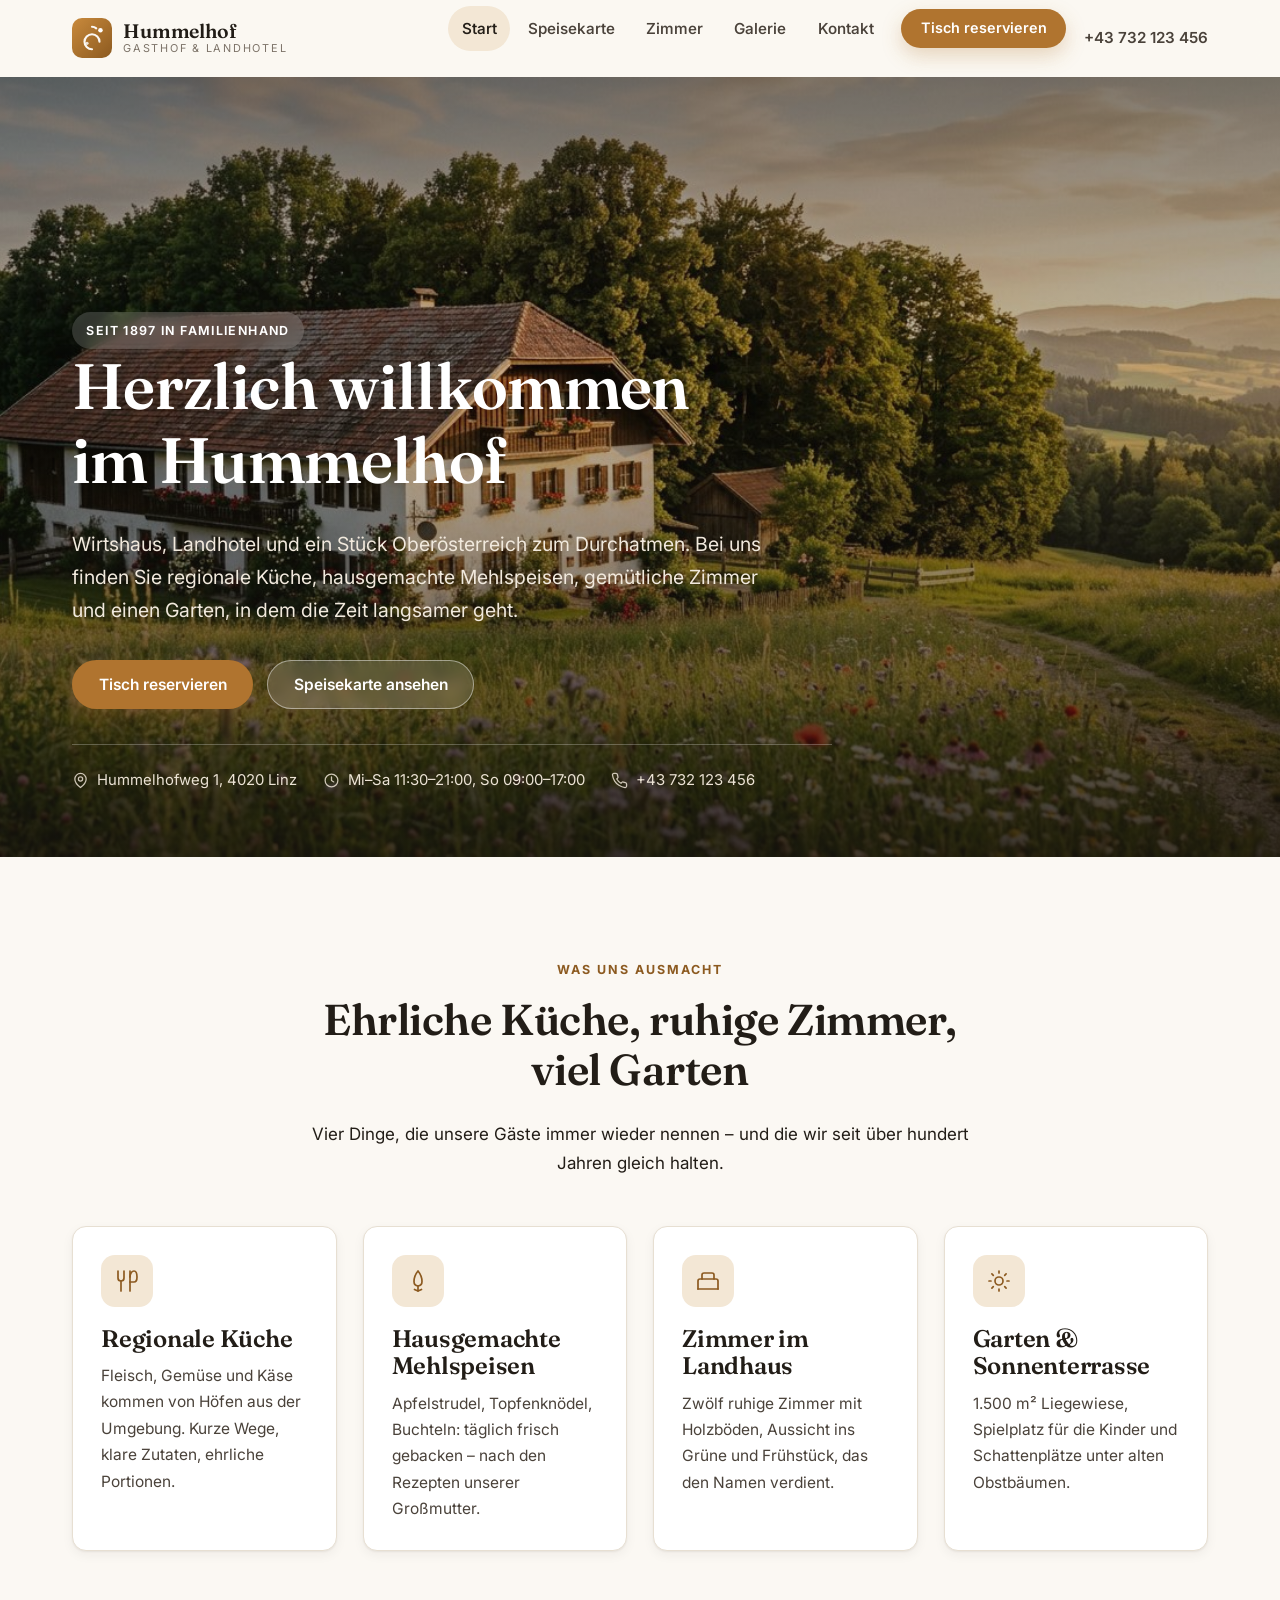
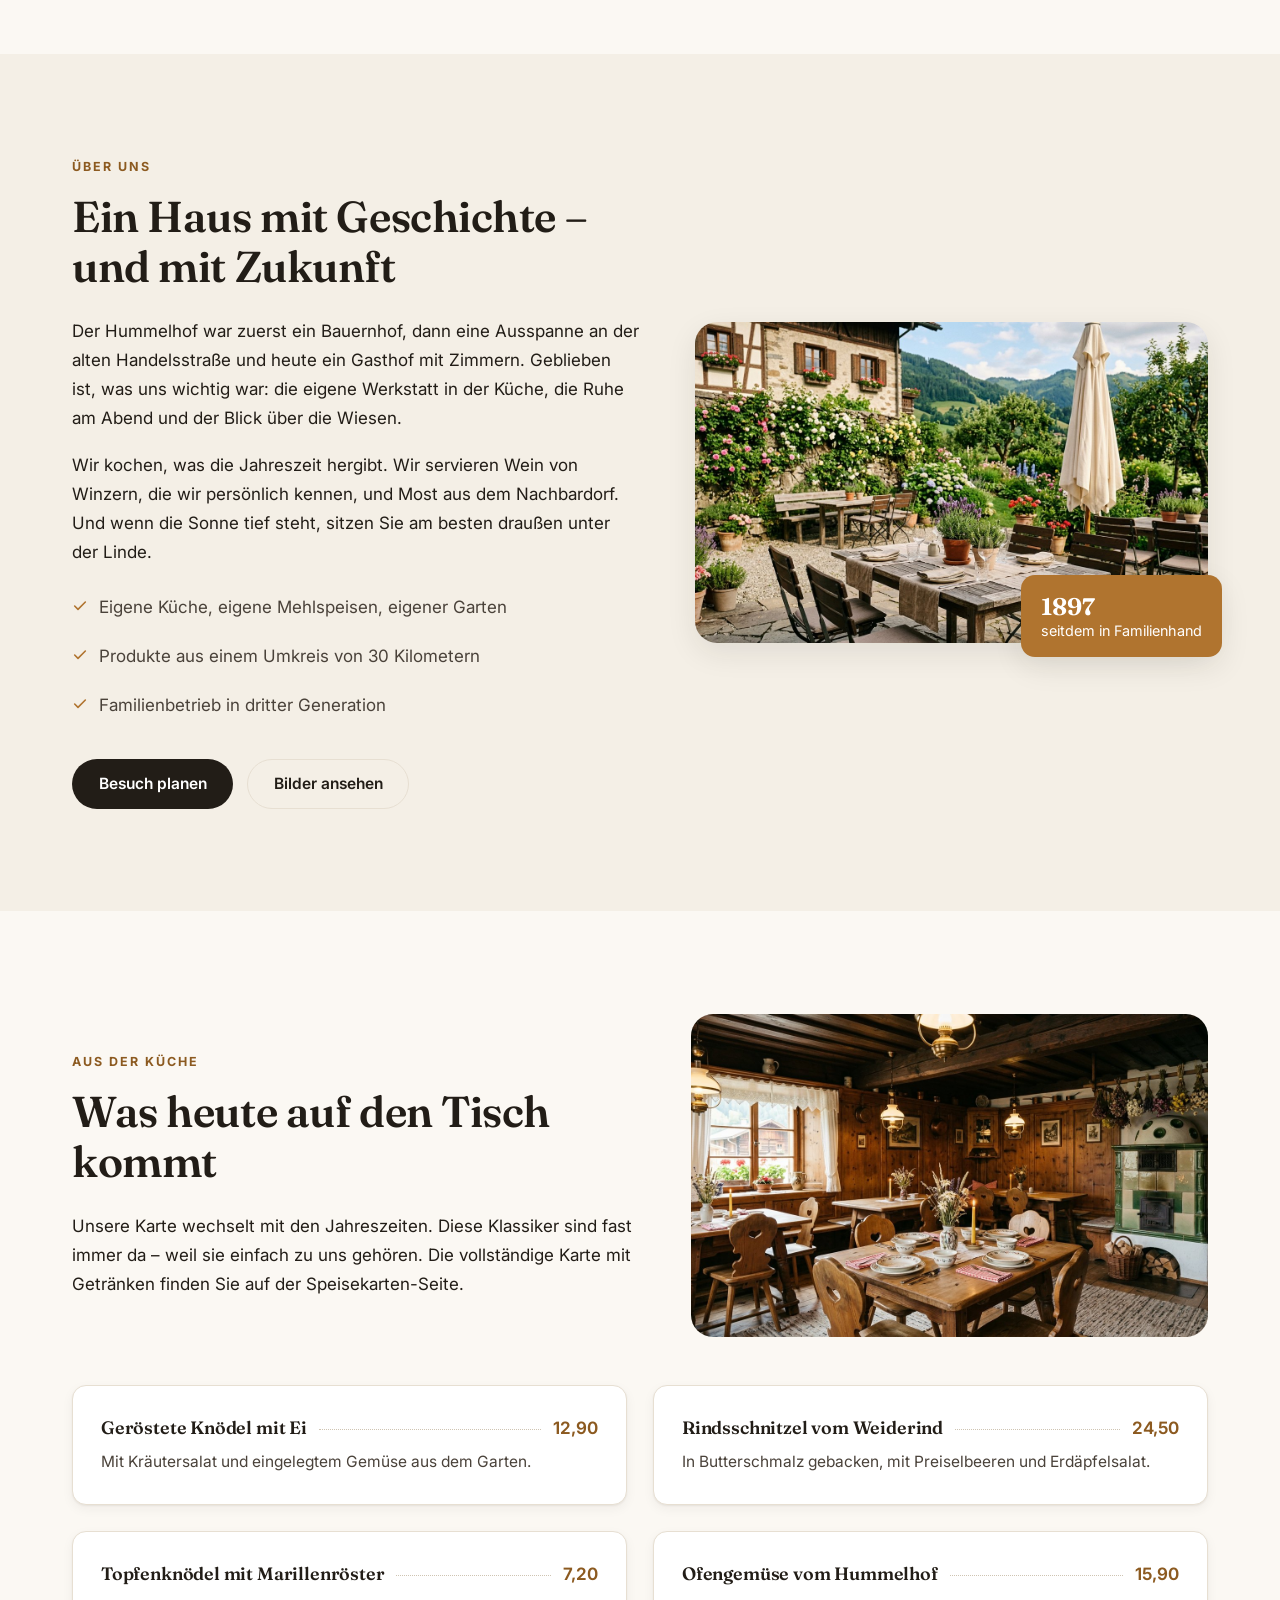
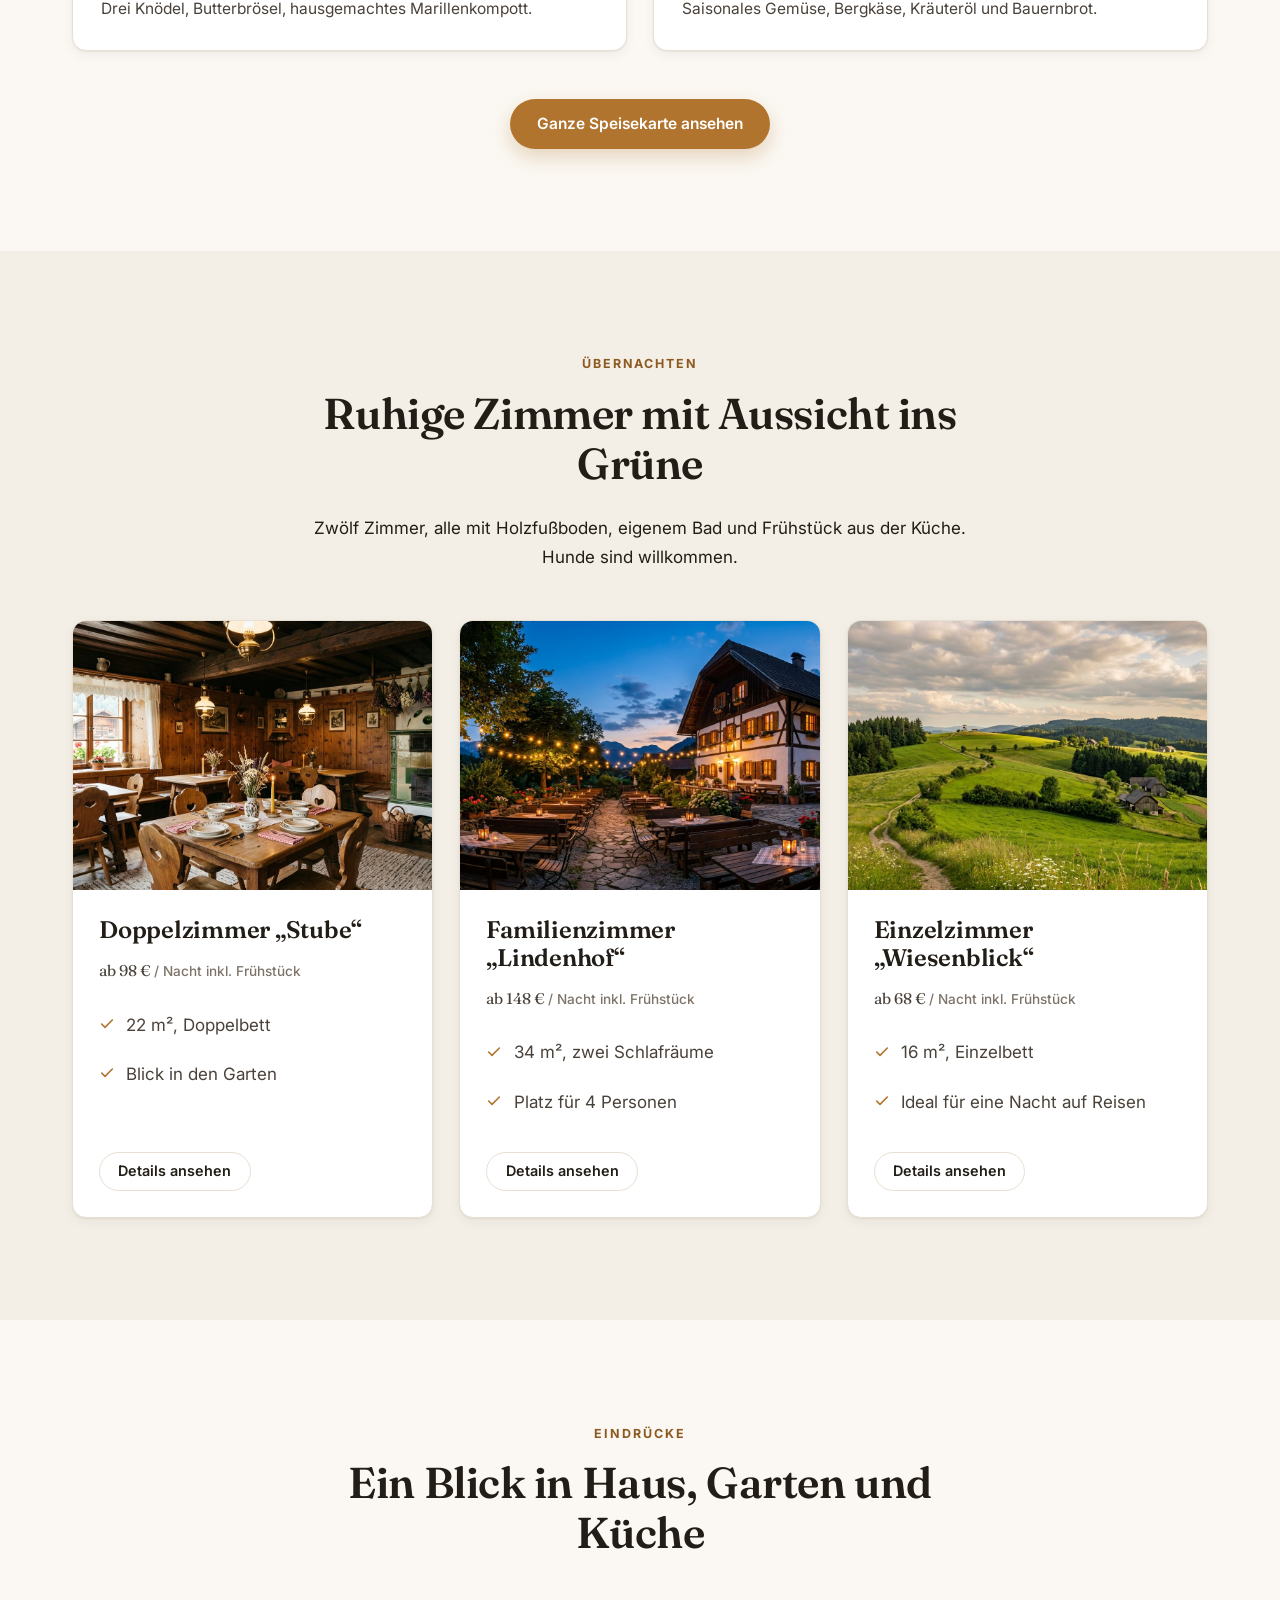
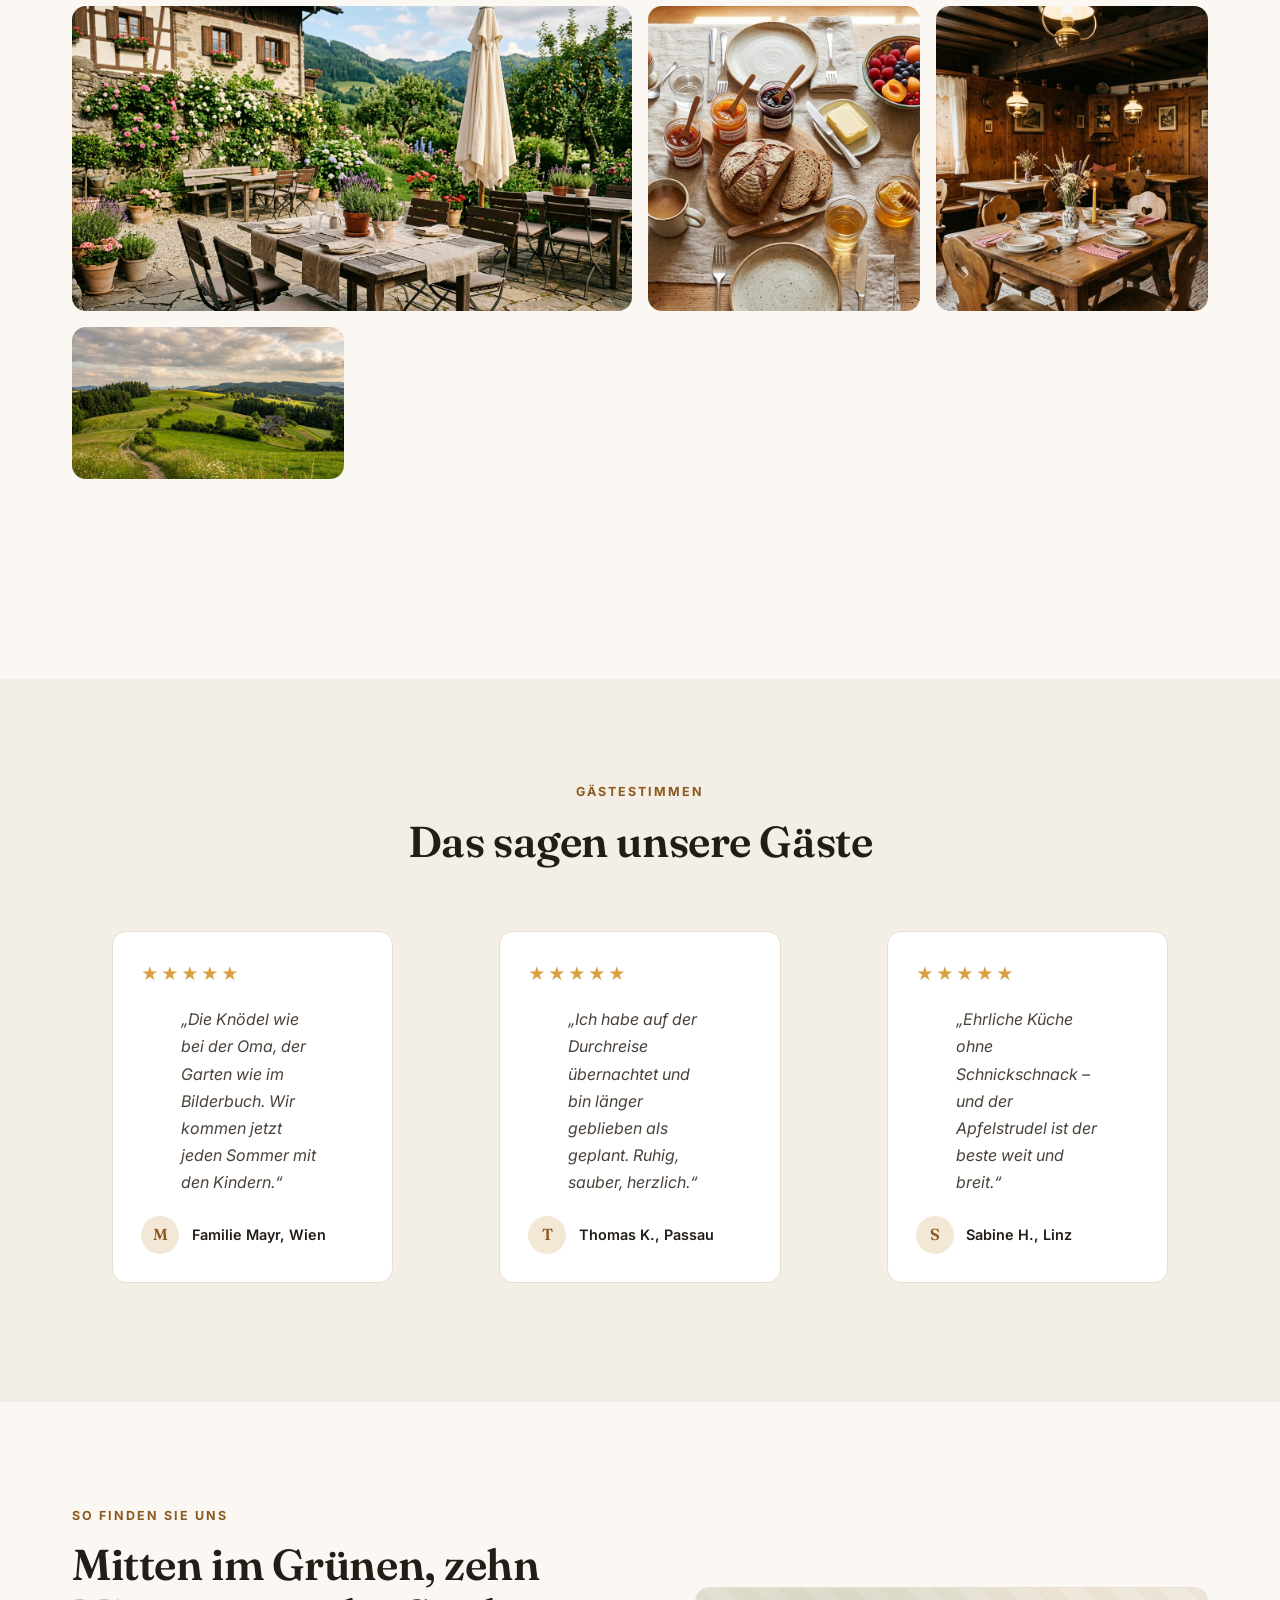
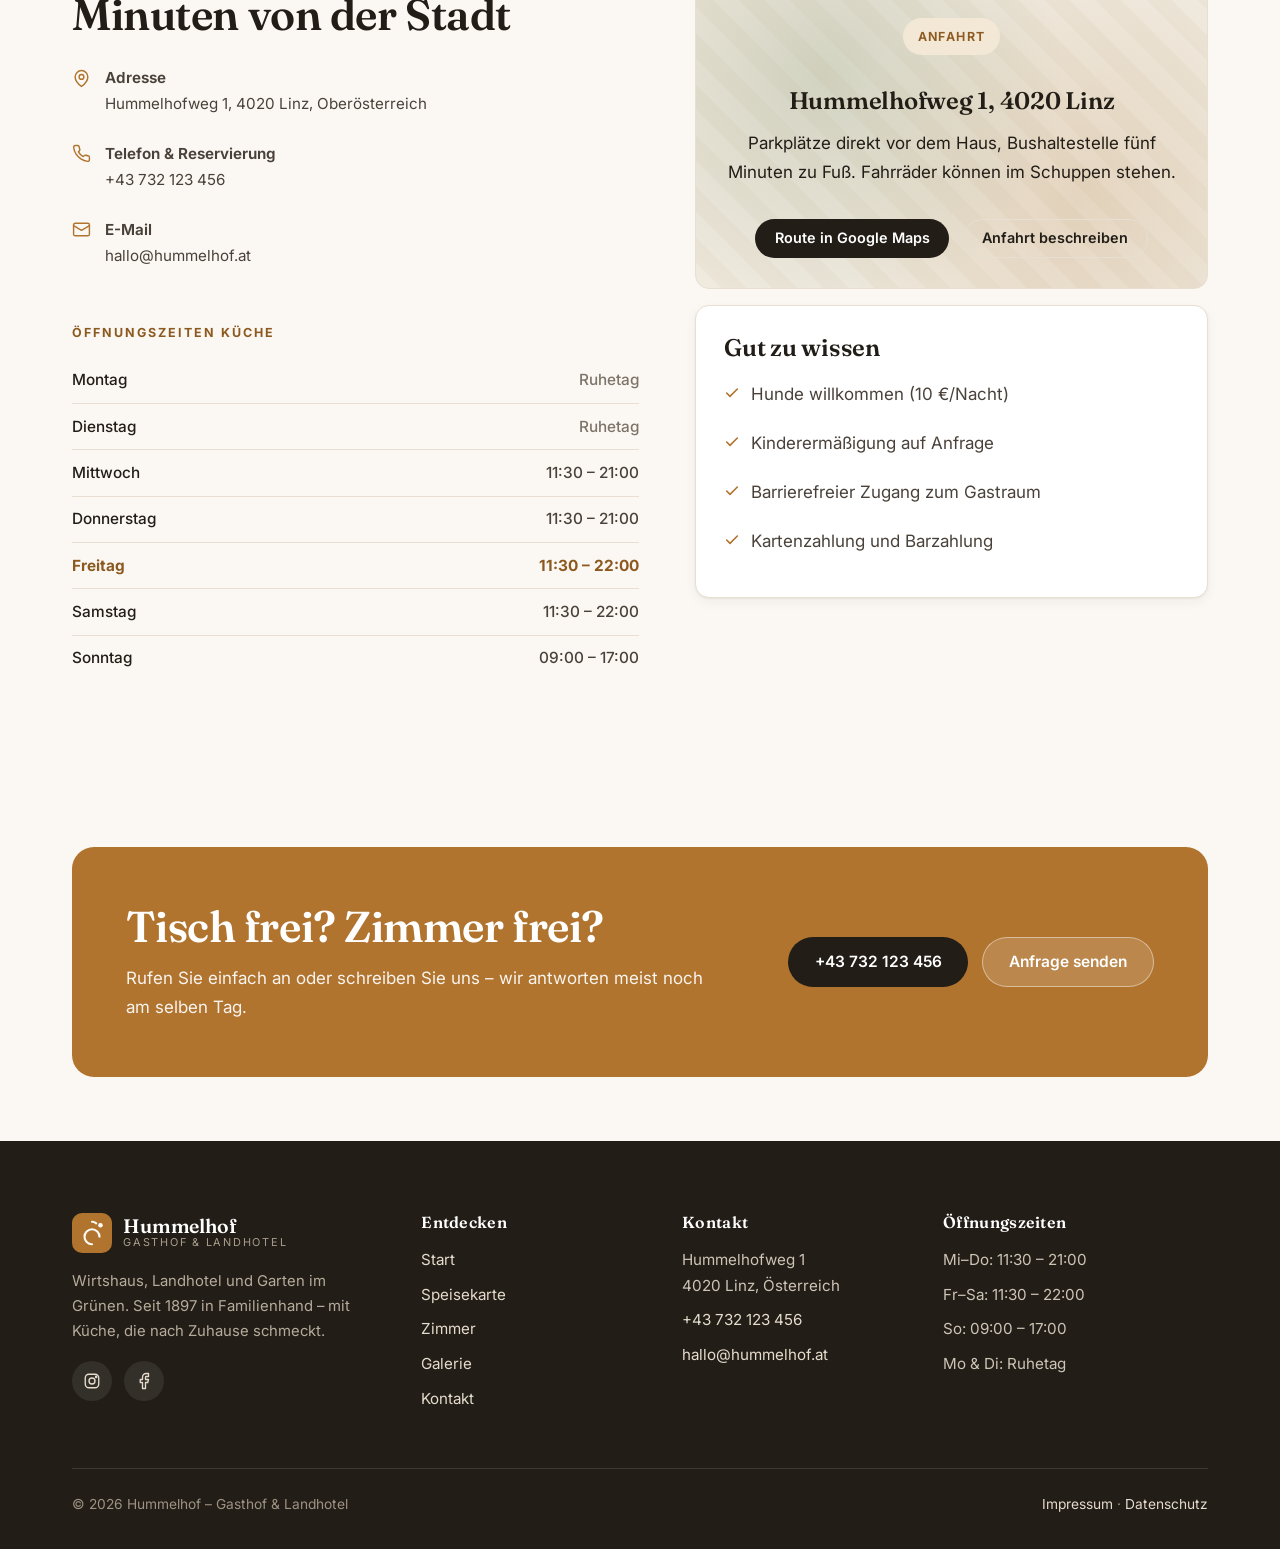
<file: index.html>
<!DOCTYPE html>
<html lang="de">
<head>
  <meta charset="utf-8">
  <meta name="viewport" content="width=device-width, initial-scale=1">
  <title>Hummelhof – Gasthof &amp; Landhotel in Oberösterreich</title>
  <meta name="description" content="Der Hummelhof ist Gasthof und Landhotel mit regionaler Küche, hausgemachten Mehlspeisen, gemütlichen Zimmern und großem Garten – mitten im Grünen in Oberösterreich.">
  <link rel="canonical" href="https://www.hummelhof.at/">
  <meta name="theme-color" content="#fbf8f3">

  <!-- Open Graph / Social -->
  <meta property="og:type" content="website">
  <meta property="og:locale" content="de_AT">
  <meta property="og:site_name" content="Hummelhof">
  <meta property="og:title" content="Hummelhof – Gasthof &amp; Landhotel in Oberösterreich">
  <meta property="og:description" content="Regionale Küche, hausgemachte Mehlspeisen, gemütliche Zimmer und ein großer Garten mitten im Grünen.">
  <meta property="og:image" content="assets/img/hero.jpg">
  <meta name="twitter:card" content="summary_large_image">

  <link rel="icon" href="assets/img/favicon.svg" type="image/svg+xml">
  <link rel="apple-touch-icon" href="assets/img/favicon.svg">

  <link rel="preconnect" href="https://fonts.googleapis.com">
  <link rel="preconnect" href="https://fonts.gstatic.com" crossorigin>
  <link href="https://fonts.googleapis.com/css2?family=Fraunces:opsz,wght@9..144,400;9..144,600;9..144,700&family=Inter:wght@400;500;600;700&display=swap" rel="stylesheet">
  <link rel="stylesheet" href="assets/css/styles.css">

  <script type="application/ld+json">
  {
    "@context": "https://schema.org",
    "@type": "Restaurant",
    "name": "Hummelhof – Gasthof & Landhotel",
    "description": "Gasthof und Landhotel mit regionaler Küche, hausgemachten Mehlspeisen und Zimmern im Grünen.",
    "servesCuisine": ["Österreichisch", "Regional", "Hausmannskost"],
    "priceRange": "€€",
    "telephone": "+43-732-123456",
    "email": "hallo@hummelhof.at",
    "address": {
      "@type": "PostalAddress",
      "streetAddress": "Hummelhofweg 1",
      "postalCode": "4020",
      "addressLocality": "Linz",
      "addressRegion": "Oberösterreich",
      "addressCountry": "AT"
    },
    "openingHoursSpecification": [
      { "@type": "OpeningHoursSpecification", "dayOfWeek": ["Wednesday","Thursday","Friday","Saturday"], "opens": "11:30", "closes": "21:00" },
      { "@type": "OpeningHoursSpecification", "dayOfWeek": ["Sunday"], "opens": "09:00", "closes": "17:00" }
    ]
  }
  </script>
</head>
<body>
  <a class="skip-link" href="#main">Zum Inhalt springen</a>

  <!-- ====================================================================
       Header
       ==================================================================== -->
  <header class="site-header">
    <div class="container">
      <nav class="nav" aria-label="Hauptnavigation">
        <a class="brand" href="index.html">
          <svg class="brand__mark" viewBox="0 0 64 64" aria-hidden="true" focusable="false">
            <defs>
              <linearGradient id="brandGrad" x1="0" y1="0" x2="1" y2="1">
                <stop offset="0" stop-color="#c98a3c"/><stop offset="1" stop-color="#8c5a20"/>
              </linearGradient>
            </defs>
            <rect width="64" height="64" rx="16" fill="url(#brandGrad)"/>
            <path d="M32 14c2.6 0 5 1 6.8 2.6M32 50c-6.6 0-12-5.4-12-12s5.4-12 12-12 12 5.4 12 12" fill="none" stroke="#fff" stroke-width="3.4" stroke-linecap="round" opacity=".95"/>
            <circle cx="45.5" cy="19.5" r="3.6" fill="#fff"/>
            <circle cx="24" cy="40.5" r="2.6" fill="#fff" opacity=".8"/>
          </svg>
          <span class="brand__text">
            <span class="brand__name">Hummelhof</span>
            <span class="brand__sub">Gasthof &amp; Landhotel</span>
          </span>
        </a>

        <ul class="nav__menu" id="nav-menu">
          <li><a class="nav__link" href="index.html" aria-current="page">Start</a></li>
          <li><a class="nav__link" href="speisekarte.html">Speisekarte</a></li>
          <li><a class="nav__link" href="zimmer.html">Zimmer</a></li>
          <li><a class="nav__link" href="galerie.html">Galerie</a></li>
          <li><a class="nav__link" href="kontakt.html">Kontakt</a></li>
          <li><a class="btn btn--primary btn--sm nav__cta" href="kontakt.html#reservierung">Tisch reservieren</a></li>
        </ul>

        <a class="nav__phone" href="tel:+43732123456">+43 732 123 456</a>

        <button class="nav__toggle" type="button" aria-expanded="false" aria-controls="nav-menu" aria-label="Menü öffnen">
          <span></span>
        </button>
      </nav>
    </div>
  </header>

  <main id="main">

    <!-- ==================================================================
         Hero
         ================================================================== -->
    <section class="hero">
      <div class="hero__bg">
        <img src="assets/img/hero.jpg" alt="Der Hummelhof in der Abendsonne, umgeben von Blumenwiese und Bäumen" width="1584" height="672" fetchpriority="high">
      </div>
      <div class="container">
        <div class="hero__inner">
          <span class="badge badge--light">Seit 1897 in Familienhand</span>
          <h1>Herzlich willkommen im Hummelhof</h1>
          <p class="hero__lead">
            Wirtshaus, Landhotel und ein Stück Oberösterreich zum Durchatmen.
            Bei uns finden Sie regionale Küche, hausgemachte Mehlspeisen,
            gemütliche Zimmer und einen Garten, in dem die Zeit langsamer geht.
          </p>
          <div class="btn-row">
            <a class="btn btn--primary" href="kontakt.html#reservierung">Tisch reservieren</a>
            <a class="btn btn--light" href="speisekarte.html">Speisekarte ansehen</a>
          </div>
          <div class="hero__meta">
            <span>
              <svg width="17" height="17" viewBox="0 0 24 24" fill="none" stroke="currentColor" stroke-width="1.8" stroke-linecap="round" stroke-linejoin="round" aria-hidden="true"><path d="M20 10c0 6-8 12-8 12s-8-6-8-12a8 8 0 0 1 16 0Z"/><circle cx="12" cy="10" r="3"/></svg>
              Hummelhofweg 1, 4020 Linz
            </span>
            <span>
              <svg width="17" height="17" viewBox="0 0 24 24" fill="none" stroke="currentColor" stroke-width="1.8" stroke-linecap="round" stroke-linejoin="round" aria-hidden="true"><circle cx="12" cy="12" r="9"/><path d="M12 7v5l3.2 2"/></svg>
              Mi–Sa 11:30–21:00, So 09:00–17:00
            </span>
            <span>
              <svg width="17" height="17" viewBox="0 0 24 24" fill="none" stroke="currentColor" stroke-width="1.8" stroke-linecap="round" stroke-linejoin="round" aria-hidden="true"><path d="M22 16.9v3a2 2 0 0 1-2.2 2 19.8 19.8 0 0 1-8.6-3.1 19.5 19.5 0 0 1-6-6A19.8 19.8 0 0 1 2.1 4.2 2 2 0 0 1 4.1 2h3a2 2 0 0 1 2 1.7c.1 1 .4 2 .7 2.9a2 2 0 0 1-.5 2.1L8.1 9.9a16 16 0 0 0 6 6l1.2-1.2a2 2 0 0 1 2.1-.5c.9.3 1.9.6 2.9.7a2 2 0 0 1 1.7 2Z"/></svg>
              +43 732 123 456
            </span>
          </div>
        </div>
      </div>
    </section>

    <!-- ==================================================================
         Was uns ausmacht
         ================================================================== -->
    <section class="section" aria-labelledby="usp-title">
      <div class="container">
        <div class="text-center reveal" style="max-width: 700px; margin-inline: auto;">
          <span class="eyebrow">Was uns ausmacht</span>
          <h2 id="usp-title">Ehrliche Küche, ruhige Zimmer, viel Garten</h2>
          <p>Vier Dinge, die unsere Gäste immer wieder nennen – und die wir seit über
             hundert Jahren gleich halten.</p>
        </div>

        <div class="grid grid--4 mt-3">
          <article class="card reveal" data-delay="1">
            <div class="card__icon">
              <svg width="24" height="24" viewBox="0 0 24 24" fill="none" stroke="currentColor" stroke-width="1.7" stroke-linecap="round" stroke-linejoin="round" aria-hidden="true"><path d="M3 2v7a3 3 0 0 0 3 3 3 3 0 0 0 3-3V2"/><path d="M6 12v10"/><path d="M15 2v20"/><path d="M15 8c0-3.3 1.8-6 4-6s3 2.7 3 6-1 5-3 5h-4"/></svg>
            </div>
            <h3>Regionale Küche</h3>
            <p>Fleisch, Gemüse und Käse kommen von Höfen aus der Umgebung.
               Kurze Wege, klare Zutaten, ehrliche Portionen.</p>
          </article>

          <article class="card reveal" data-delay="2">
            <div class="card__icon">
              <svg width="24" height="24" viewBox="0 0 24 24" fill="none" stroke="currentColor" stroke-width="1.7" stroke-linecap="round" stroke-linejoin="round" aria-hidden="true"><path d="M12 2c2.5 3 4 6.6 4 10.5A4.5 4.5 0 0 1 12 17a4.5 4.5 0 0 1-4-4.5C8 8.6 9.5 5 12 2Z"/><path d="M12 17v5"/><path d="M8.5 20.5 12 22l3.5-1.5"/></svg>
            </div>
            <h3>Hausgemachte Mehlspeisen</h3>
            <p>Apfelstrudel, Topfenknödel, Buchteln: täglich frisch
               gebacken – nach den Rezepten unserer Großmutter.</p>
          </article>

          <article class="card reveal" data-delay="3">
            <div class="card__icon">
              <svg width="24" height="24" viewBox="0 0 24 24" fill="none" stroke="currentColor" stroke-width="1.7" stroke-linecap="round" stroke-linejoin="round" aria-hidden="true"><path d="M2 20v-8a2 2 0 0 1 2-2h16a2 2 0 0 1 2 2v8"/><path d="M2 20h20"/><path d="M6 10V6a2 2 0 0 1 2-2h8a2 2 0 0 1 2 2v4"/></svg>
            </div>
            <h3>Zimmer im Landhaus</h3>
            <p>Zwölf ruhige Zimmer mit Holzböden, Aussicht ins Grüne
               und Frühstück, das den Namen verdient.</p>
          </article>

          <article class="card reveal" data-delay="3">
            <div class="card__icon">
              <svg width="24" height="24" viewBox="0 0 24 24" fill="none" stroke="currentColor" stroke-width="1.7" stroke-linecap="round" stroke-linejoin="round" aria-hidden="true"><circle cx="12" cy="12" r="4"/><path d="M12 2v2M12 20v2M4.9 4.9l1.4 1.4M17.7 17.7l1.4 1.4M2 12h2M20 12h2M4.9 19.1l1.4-1.4M17.7 6.3l1.4-1.4"/></svg>
            </div>
            <h3>Garten &amp; Sonnenterrasse</h3>
            <p>1.500 m² Liegewiese, Spielplatz für die Kinder und
               Schattenplätze unter alten Obstbäumen.</p>
          </article>
        </div>
      </div>
    </section>

    <!-- ==================================================================
         Über uns
         ================================================================== -->
    <section class="section section--paper" aria-labelledby="about-title">
      <div class="container">
        <div class="grid grid--split">
          <div class="reveal">
            <span class="eyebrow">Über uns</span>
            <h2 id="about-title">Ein Haus mit Geschichte – und mit Zukunft</h2>
            <p>
              Der Hummelhof war zuerst ein Bauernhof, dann eine Ausspanne an der
              alten Handelsstraße und heute ein Gasthof mit Zimmern. Geblieben
              ist, was uns wichtig war: die eigene Werkstatt in der Küche, die
              Ruhe am Abend und der Blick über die Wiesen.
            </p>
            <p>
              Wir kochen, was die Jahreszeit hergibt. Wir servieren Wein von
              Winzern, die wir persönlich kennen, und Most aus dem Nachbardorf.
              Und wenn die Sonne tief steht, sitzen Sie am besten draußen unter
              der Linde.
            </p>
            <ul class="feature-list mt-2">
              <li>
                <svg width="16" height="16" viewBox="0 0 24 24" fill="none" stroke="currentColor" stroke-width="2.4" stroke-linecap="round" stroke-linejoin="round" aria-hidden="true"><path d="m20 6-11 11-5-5"/></svg>
                Eigene Küche, eigene Mehlspeisen, eigener Garten
              </li>
              <li>
                <svg width="16" height="16" viewBox="0 0 24 24" fill="none" stroke="currentColor" stroke-width="2.4" stroke-linecap="round" stroke-linejoin="round" aria-hidden="true"><path d="m20 6-11 11-5-5"/></svg>
                Produkte aus einem Umkreis von 30 Kilometern
              </li>
              <li>
                <svg width="16" height="16" viewBox="0 0 24 24" fill="none" stroke="currentColor" stroke-width="2.4" stroke-linecap="round" stroke-linejoin="round" aria-hidden="true"><path d="m20 6-11 11-5-5"/></svg>
                Familienbetrieb in dritter Generation
              </li>
            </ul>
            <div class="btn-row mt-2">
              <a class="btn btn--dark" href="kontakt.html">Besuch planen</a>
              <a class="btn btn--ghost" href="galerie.html">Bilder ansehen</a>
            </div>
          </div>

          <div class="media-stack reveal" data-delay="1">
            <div class="media media--wide">
              <img src="assets/img/gallery-terrasse.jpg" alt="Gedeckte Tische auf der Sonnenterrasse des Hummelhofs" width="1024" height="640" loading="lazy" decoding="async">
            </div>
            <div class="media-stack__badge">
              <strong>1897</strong>
              seitdem in Familienhand
            </div>
          </div>
        </div>
      </div>
    </section>

    <!-- ==================================================================
         Speisen-Highlights
         ================================================================== -->
    <section class="section" aria-labelledby="food-title">
      <div class="container">
        <div class="grid grid--split" style="gap: 48px;">
          <div class="reveal">
            <span class="eyebrow">Aus der Küche</span>
            <h2 id="food-title">Was heute auf den Tisch kommt</h2>
            <p class="mb-0">
              Unsere Karte wechselt mit den Jahreszeiten. Diese Klassiker sind
              fast immer da – weil sie einfach zu uns gehören. Die vollständige
              Karte mit Getränken finden Sie auf der Speisekarten-Seite.
            </p>
          </div>
          <div class="reveal" data-delay="1">
            <div class="media media--wide" style="box-shadow:none;">
              <img src="assets/img/gallery-stube.jpg" alt="Gaststube mit Holzbänken, gedeckten Tischen und warmem Licht" width="1024" height="640" loading="lazy" decoding="async">
            </div>
          </div>
        </div>

        <div class="grid grid--2 mt-3">
          <div class="card reveal">
            <div class="dish">
              <div class="dish__body">
                <div class="dish__head">
                  <h3 class="dish__name">Geröstete Knödel mit Ei</h3>
                  <span class="dish__dots"></span>
                  <span class="dish__price">12,90</span>
                </div>
                <p class="dish__desc">Mit Kräutersalat und eingelegtem Gemüse aus dem Garten.</p>
              </div>
            </div>
          </div>

          <div class="card reveal" data-delay="1">
            <div class="dish">
              <div class="dish__body">
                <div class="dish__head">
                  <h3 class="dish__name">Rindsschnitzel vom Weiderind</h3>
                  <span class="dish__dots"></span>
                  <span class="dish__price">24,50</span>
                </div>
                <p class="dish__desc">In Butterschmalz gebacken, mit Preiselbeeren und Erdäpfelsalat.</p>
              </div>
            </div>
          </div>

          <div class="card reveal" data-delay="2">
            <div class="dish">
              <div class="dish__body">
                <div class="dish__head">
                  <h3 class="dish__name">Topfenknödel mit Marillenröster</h3>
                  <span class="dish__dots"></span>
                  <span class="dish__price">7,20</span>
                </div>
                <p class="dish__desc">Drei Knödel, Butterbrösel, hausgemachtes Marillenkompott.</p>
              </div>
            </div>
          </div>

          <div class="card reveal" data-delay="3">
            <div class="dish">
              <div class="dish__body">
                <div class="dish__head">
                  <h3 class="dish__name">Ofengemüse vom Hummelhof</h3>
                  <span class="dish__dots"></span>
                  <span class="dish__price">15,90</span>
                </div>
                <p class="dish__desc">Saisonales Gemüse, Bergkäse, Kräuteröl und Bauernbrot.</p>
              </div>
            </div>
          </div>
        </div>

        <div class="text-center mt-3 reveal">
          <a class="btn btn--primary" href="speisekarte.html">Ganze Speisekarte ansehen</a>
        </div>
      </div>
    </section>

    <!-- ==================================================================
         Zimmer
         ================================================================== -->
    <section class="section section--paper" aria-labelledby="rooms-title">
      <div class="container">
        <div class="text-center reveal" style="max-width: 680px; margin-inline: auto;">
          <span class="eyebrow">Übernachten</span>
          <h2 id="rooms-title">Ruhige Zimmer mit Aussicht ins Grüne</h2>
          <p>Zwölf Zimmer, alle mit Holzfußboden, eigenem Bad und Frühstück
             aus der Küche. Hunde sind willkommen.</p>
        </div>

        <div class="grid grid--3 mt-3">
          <article class="card card--link room reveal" data-delay="1">
            <img src="assets/img/gallery-stube.jpg" alt="Gemütliche Stube im Hummelhof" width="1024" height="768" loading="lazy" decoding="async">
            <div class="room__body">
              <h3>Doppelzimmer „Stube“</h3>
              <p class="room__price">ab 98 € <span>/ Nacht inkl. Frühstück</span></p>
              <ul class="feature-list">
                <li><svg width="16" height="16" viewBox="0 0 24 24" fill="none" stroke="currentColor" stroke-width="2.4" stroke-linecap="round" stroke-linejoin="round" aria-hidden="true"><path d="m20 6-11 11-5-5"/></svg> 22 m², Doppelbett</li>
                <li><svg width="16" height="16" viewBox="0 0 24 24" fill="none" stroke="currentColor" stroke-width="2.4" stroke-linecap="round" stroke-linejoin="round" aria-hidden="true"><path d="m20 6-11 11-5-5"/></svg> Blick in den Garten</li>
              </ul>
              <a class="btn btn--ghost btn--sm" href="zimmer.html#stube">Details ansehen</a>
            </div>
          </article>

          <article class="card card--link room reveal" data-delay="2">
            <img src="assets/img/gallery-abend.jpg" alt="Der Hummelhof am Abend mit beleuchtetem Garten" width="1024" height="768" loading="lazy" decoding="async">
            <div class="room__body">
              <h3>Familienzimmer „Lindenhof“</h3>
              <p class="room__price">ab 148 € <span>/ Nacht inkl. Frühstück</span></p>
              <ul class="feature-list">
                <li><svg width="16" height="16" viewBox="0 0 24 24" fill="none" stroke="currentColor" stroke-width="2.4" stroke-linecap="round" stroke-linejoin="round" aria-hidden="true"><path d="m20 6-11 11-5-5"/></svg> 34 m², zwei Schlafräume</li>
                <li><svg width="16" height="16" viewBox="0 0 24 24" fill="none" stroke="currentColor" stroke-width="2.4" stroke-linecap="round" stroke-linejoin="round" aria-hidden="true"><path d="m20 6-11 11-5-5"/></svg> Platz für 4 Personen</li>
              </ul>
              <a class="btn btn--ghost btn--sm" href="zimmer.html#lindenhof">Details ansehen</a>
            </div>
          </article>

          <article class="card card--link room reveal" data-delay="3">
            <img src="assets/img/gallery-region.jpg" alt="Blick über die Hügel der Umgebung" width="1024" height="768" loading="lazy" decoding="async">
            <div class="room__body">
              <h3>Einzelzimmer „Wiesenblick“</h3>
              <p class="room__price">ab 68 € <span>/ Nacht inkl. Frühstück</span></p>
              <ul class="feature-list">
                <li><svg width="16" height="16" viewBox="0 0 24 24" fill="none" stroke="currentColor" stroke-width="2.4" stroke-linecap="round" stroke-linejoin="round" aria-hidden="true"><path d="m20 6-11 11-5-5"/></svg> 16 m², Einzelbett</li>
                <li><svg width="16" height="16" viewBox="0 0 24 24" fill="none" stroke="currentColor" stroke-width="2.4" stroke-linecap="round" stroke-linejoin="round" aria-hidden="true"><path d="m20 6-11 11-5-5"/></svg> Ideal für eine Nacht auf Reisen</li>
              </ul>
              <a class="btn btn--ghost btn--sm" href="zimmer.html#wiesenblick">Details ansehen</a>
            </div>
          </article>
        </div>
      </div>
    </section>

    <!-- ==================================================================
         Galerie-Auszug
         ================================================================== -->
    <section class="section" aria-labelledby="gallery-title">
      <div class="container">
        <div class="text-center reveal" style="max-width: 640px; margin-inline: auto;">
          <span class="eyebrow">Eindrücke</span>
          <h2 id="gallery-title">Ein Blick in Haus, Garten und Küche</h2>
        </div>

        <div class="gallery mt-3">
          <button class="gallery__item gallery__item--wide reveal" type="button" data-lightbox data-caption="Sonnenterrasse im Sommer">
            <img src="assets/img/gallery-terrasse.jpg" alt="Gedeckte Tische auf der Sonnenterrasse" width="1024" height="768" loading="lazy" decoding="async">
            <span class="gallery__caption">Sonnenterrasse im Sommer</span>
          </button>
          <button class="gallery__item reveal" type="button" data-delay="1" data-lightbox data-caption="Frühstück mit Hausgemachtem">
            <img src="assets/img/gallery-fruehstueck.jpg" alt="Frühstückstisch mit Brot, Marmelade und Kaffee" width="1024" height="768" loading="lazy" decoding="async">
            <span class="gallery__caption">Frühstück im Haus</span>
          </button>
          <button class="gallery__item reveal" type="button" data-delay="2" data-lightbox data-caption="Gaststube mit warmem Holz">
            <img src="assets/img/gallery-stube.jpg" alt="Gaststube mit Holztischen und Kachelofen" width="1024" height="768" loading="lazy" decoding="async">
            <span class="gallery__caption">Unsere Gaststube</span>
          </button>
          <button class="gallery__item reveal" type="button" data-lightbox data-caption="Wiesen rund um den Hof">
            <img src="assets/img/gallery-region.jpg" alt="Blumenwiese mit Hügeln im Hintergrund" width="1024" height="768" loading="lazy" decoding="async">
            <span class="gallery__caption">Wiesen rund um den Hof</span>
          </button>
        </div>

        <div class="text-center mt-3 reveal">
          <a class="btn btn--ghost" href="galerie.html">Alle Bilder ansehen</a>
        </div>
      </div>
    </section>

    <!-- ==================================================================
         Gästestimmen
         ================================================================== -->
    <section class="section section--paper" aria-labelledby="voices-title">
      <div class="container">
        <div class="text-center reveal" style="max-width: 640px; margin-inline: auto;">
          <span class="eyebrow">Gästestimmen</span>
          <h2 id="voices-title">Das sagen unsere Gäste</h2>
        </div>

        <div class="grid grid--3 mt-3">
          <figure class="quote reveal" data-delay="1">
            <div class="quote__stars" aria-hidden="true">★★★★★</div>
            <blockquote><p>„Die Knödel wie bei der Oma, der Garten wie im Bilderbuch.
              Wir kommen jetzt jeden Sommer mit den Kindern.“</p></blockquote>
            <figcaption class="quote__author">
              <span class="quote__avatar" aria-hidden="true">M</span>
              Familie Mayr, Wien
            </figcaption>
          </figure>

          <figure class="quote reveal" data-delay="2">
            <div class="quote__stars" aria-hidden="true">★★★★★</div>
            <blockquote><p>„Ich habe auf der Durchreise übernachtet und bin
              länger geblieben als geplant. Ruhig, sauber, herzlich.“</p></blockquote>
            <figcaption class="quote__author">
              <span class="quote__avatar" aria-hidden="true">T</span>
              Thomas K., Passau
            </figcaption>
          </figure>

          <figure class="quote reveal" data-delay="3">
            <div class="quote__stars" aria-hidden="true">★★★★★</div>
            <blockquote><p>„Ehrliche Küche ohne Schnickschnack – und der Apfelstrudel
              ist der beste weit und breit.“</p></blockquote>
            <figcaption class="quote__author">
              <span class="quote__avatar" aria-hidden="true">S</span>
              Sabine H., Linz
            </figcaption>
          </figure>
        </div>
      </div>
    </section>

    <!-- ==================================================================
         Besuch planen
         ================================================================== -->
    <section class="section" aria-labelledby="visit-title">
      <div class="container">
        <div class="grid grid--split">
          <div class="reveal">
            <span class="eyebrow">So finden Sie uns</span>
            <h2 id="visit-title">Mitten im Grünen, zehn Minuten von der Stadt</h2>

            <ul class="info-list mt-2">
              <li>
                <svg width="19" height="19" viewBox="0 0 24 24" fill="none" stroke="currentColor" stroke-width="1.8" stroke-linecap="round" stroke-linejoin="round" aria-hidden="true"><path d="M20 10c0 6-8 12-8 12s-8-6-8-12a8 8 0 0 1 16 0Z"/><circle cx="12" cy="10" r="3"/></svg>
                <span>
                  <strong>Adresse</strong>
                  Hummelhofweg 1, 4020 Linz, Oberösterreich
                </span>
              </li>
              <li>
                <svg width="19" height="19" viewBox="0 0 24 24" fill="none" stroke="currentColor" stroke-width="1.8" stroke-linecap="round" stroke-linejoin="round" aria-hidden="true"><path d="M22 16.9v3a2 2 0 0 1-2.2 2 19.8 19.8 0 0 1-8.6-3.1 19.5 19.5 0 0 1-6-6A19.8 19.8 0 0 1 2.1 4.2 2 2 0 0 1 4.1 2h3a2 2 0 0 1 2 1.7c.1 1 .4 2 .7 2.9a2 2 0 0 1-.5 2.1L8.1 9.9a16 16 0 0 0 6 6l1.2-1.2a2 2 0 0 1 2.1-.5c.9.3 1.9.6 2.9.7a2 2 0 0 1 1.7 2Z"/></svg>
                <span>
                  <strong>Telefon &amp; Reservierung</strong>
                  <a href="tel:+43732123456">+43 732 123 456</a>
                </span>
              </li>
              <li>
                <svg width="19" height="19" viewBox="0 0 24 24" fill="none" stroke="currentColor" stroke-width="1.8" stroke-linecap="round" stroke-linejoin="round" aria-hidden="true"><rect x="2" y="4" width="20" height="16" rx="2"/><path d="m2 7 10 6 10-6"/></svg>
                <span>
                  <strong>E-Mail</strong>
                  <a href="mailto:hallo@hummelhof.at">hallo@hummelhof.at</a>
                </span>
              </li>
            </ul>

            <table class="hours mt-3" data-hours>
              <caption class="eyebrow" style="text-align:left;">Öffnungszeiten Küche</caption>
              <tbody>
                <tr data-day="1"><th scope="row">Montag</th><td class="is-closed">Ruhetag</td></tr>
                <tr data-day="2"><th scope="row">Dienstag</th><td class="is-closed">Ruhetag</td></tr>
                <tr data-day="3"><th scope="row">Mittwoch</th><td>11:30 – 21:00</td></tr>
                <tr data-day="4"><th scope="row">Donnerstag</th><td>11:30 – 21:00</td></tr>
                <tr data-day="5"><th scope="row">Freitag</th><td>11:30 – 22:00</td></tr>
                <tr data-day="6"><th scope="row">Samstag</th><td>11:30 – 22:00</td></tr>
                <tr data-day="0"><th scope="row">Sonntag</th><td>09:00 – 17:00</td></tr>
              </tbody>
            </table>
          </div>

          <div class="stack reveal" data-delay="1">
            <div class="map-card">
              <div>
                <span class="badge">Anfahrt</span>
                <h3 class="mt-2">Hummelhofweg 1, 4020 Linz</h3>
                <p class="mb-0">Parkplätze direkt vor dem Haus, Bushaltestelle
                   fünf Minuten zu Fuß. Fahrräder können im Schuppen stehen.</p>
                <div class="btn-row mt-2" style="justify-content:center;">
                  <a class="btn btn--dark btn--sm" href="https://www.google.com/maps/search/?api=1&amp;query=Hummelhofweg+1%2C+4020+Linz" target="_blank" rel="noopener">Route in Google Maps</a>
                  <a class="btn btn--ghost btn--sm" href="kontakt.html">Anfahrt beschreiben</a>
                </div>
              </div>
            </div>
            <div class="card">
              <h3>Gut zu wissen</h3>
              <ul class="feature-list">
                <li><svg width="16" height="16" viewBox="0 0 24 24" fill="none" stroke="currentColor" stroke-width="2.4" stroke-linecap="round" stroke-linejoin="round" aria-hidden="true"><path d="m20 6-11 11-5-5"/></svg> Hunde willkommen (10 €/Nacht)</li>
                <li><svg width="16" height="16" viewBox="0 0 24 24" fill="none" stroke="currentColor" stroke-width="2.4" stroke-linecap="round" stroke-linejoin="round" aria-hidden="true"><path d="m20 6-11 11-5-5"/></svg> Kinderermäßigung auf Anfrage</li>
                <li><svg width="16" height="16" viewBox="0 0 24 24" fill="none" stroke="currentColor" stroke-width="2.4" stroke-linecap="round" stroke-linejoin="round" aria-hidden="true"><path d="m20 6-11 11-5-5"/></svg> Barrierefreier Zugang zum Gastraum</li>
                <li><svg width="16" height="16" viewBox="0 0 24 24" fill="none" stroke="currentColor" stroke-width="2.4" stroke-linecap="round" stroke-linejoin="round" aria-hidden="true"><path d="m20 6-11 11-5-5"/></svg> Kartenzahlung und Barzahlung</li>
              </ul>
            </div>
          </div>
        </div>
      </div>
    </section>

    <!-- ==================================================================
         CTA-Band
         ================================================================== -->
    <section class="section section--tight">
      <div class="container">
        <div class="cta-band reveal">
          <div>
            <h2>Tisch frei? Zimmer frei?</h2>
            <p>Rufen Sie einfach an oder schreiben Sie uns – wir antworten
               meist noch am selben Tag.</p>
          </div>
          <div class="btn-row">
            <a class="btn btn--dark" href="tel:+43732123456">+43 732 123 456</a>
            <a class="btn btn--light" href="kontakt.html#reservierung">Anfrage senden</a>
          </div>
        </div>
      </div>
    </section>

  </main>

  <!-- ====================================================================
       Footer
       ==================================================================== -->
  <footer class="site-footer">
    <div class="container">
      <div class="footer__grid">
        <div class="footer__brand">
          <a class="brand" href="index.html">
            <svg class="brand__mark" viewBox="0 0 64 64" aria-hidden="true" focusable="false">
              <rect width="64" height="64" rx="16" fill="#b0742f"/>
              <path d="M32 14c2.6 0 5 1 6.8 2.6M32 50c-6.6 0-12-5.4-12-12s5.4-12 12-12 12 5.4 12 12" fill="none" stroke="#fff" stroke-width="3.4" stroke-linecap="round" opacity=".95"/>
              <circle cx="45.5" cy="19.5" r="3.6" fill="#fff"/>
            </svg>
            <span class="brand__text">
              <span class="brand__name">Hummelhof</span>
              <span class="brand__sub">Gasthof &amp; Landhotel</span>
            </span>
          </a>
          <p>Wirtshaus, Landhotel und Garten im Grünen. Seit 1897 in
             Familienhand – mit Küche, die nach Zuhause schmeckt.</p>
          <div class="footer__social">
            <a href="#" aria-label="Instagram">
              <svg width="18" height="18" viewBox="0 0 24 24" fill="none" stroke="currentColor" stroke-width="1.8" stroke-linecap="round" stroke-linejoin="round" aria-hidden="true"><rect x="3" y="3" width="18" height="18" rx="5"/><circle cx="12" cy="12" r="4"/><circle cx="17.5" cy="6.5" r=".8" fill="currentColor"/></svg>
            </a>
            <a href="#" aria-label="Facebook">
              <svg width="18" height="18" viewBox="0 0 24 24" fill="none" stroke="currentColor" stroke-width="1.8" stroke-linecap="round" stroke-linejoin="round" aria-hidden="true"><path d="M18 2h-3a5 5 0 0 0-5 5v3H7v4h3v8h4v-8h3l1-4h-4V7a1 1 0 0 1 1-1h3Z"/></svg>
            </a>
          </div>
        </div>

        <div>
          <h4>Entdecken</h4>
          <ul class="footer__list">
            <li><a href="index.html">Start</a></li>
            <li><a href="speisekarte.html">Speisekarte</a></li>
            <li><a href="zimmer.html">Zimmer</a></li>
            <li><a href="galerie.html">Galerie</a></li>
            <li><a href="kontakt.html">Kontakt</a></li>
          </ul>
        </div>

        <div>
          <h4>Kontakt</h4>
          <ul class="footer__list">
            <li>Hummelhofweg 1<br>4020 Linz, Österreich</li>
            <li><a href="tel:+43732123456">+43 732 123 456</a></li>
            <li><a href="mailto:hallo@hummelhof.at">hallo@hummelhof.at</a></li>
          </ul>
        </div>

        <div>
          <h4>Öffnungszeiten</h4>
          <ul class="footer__list">
            <li>Mi–Do: 11:30 – 21:00</li>
            <li>Fr–Sa: 11:30 – 22:00</li>
            <li>So: 09:00 – 17:00</li>
            <li>Mo &amp; Di: Ruhetag</li>
          </ul>
        </div>
      </div>

      <div class="footer__bottom">
        <span>© <span data-year>2026</span> Hummelhof – Gasthof &amp; Landhotel</span>
        <span>
          <a href="impressum.html">Impressum</a> ·
          <a href="datenschutz.html">Datenschutz</a>
        </span>
      </div>
    </div>
  </footer>

  <script src="assets/js/main.js" defer></script>
</body>
</html>
</file>
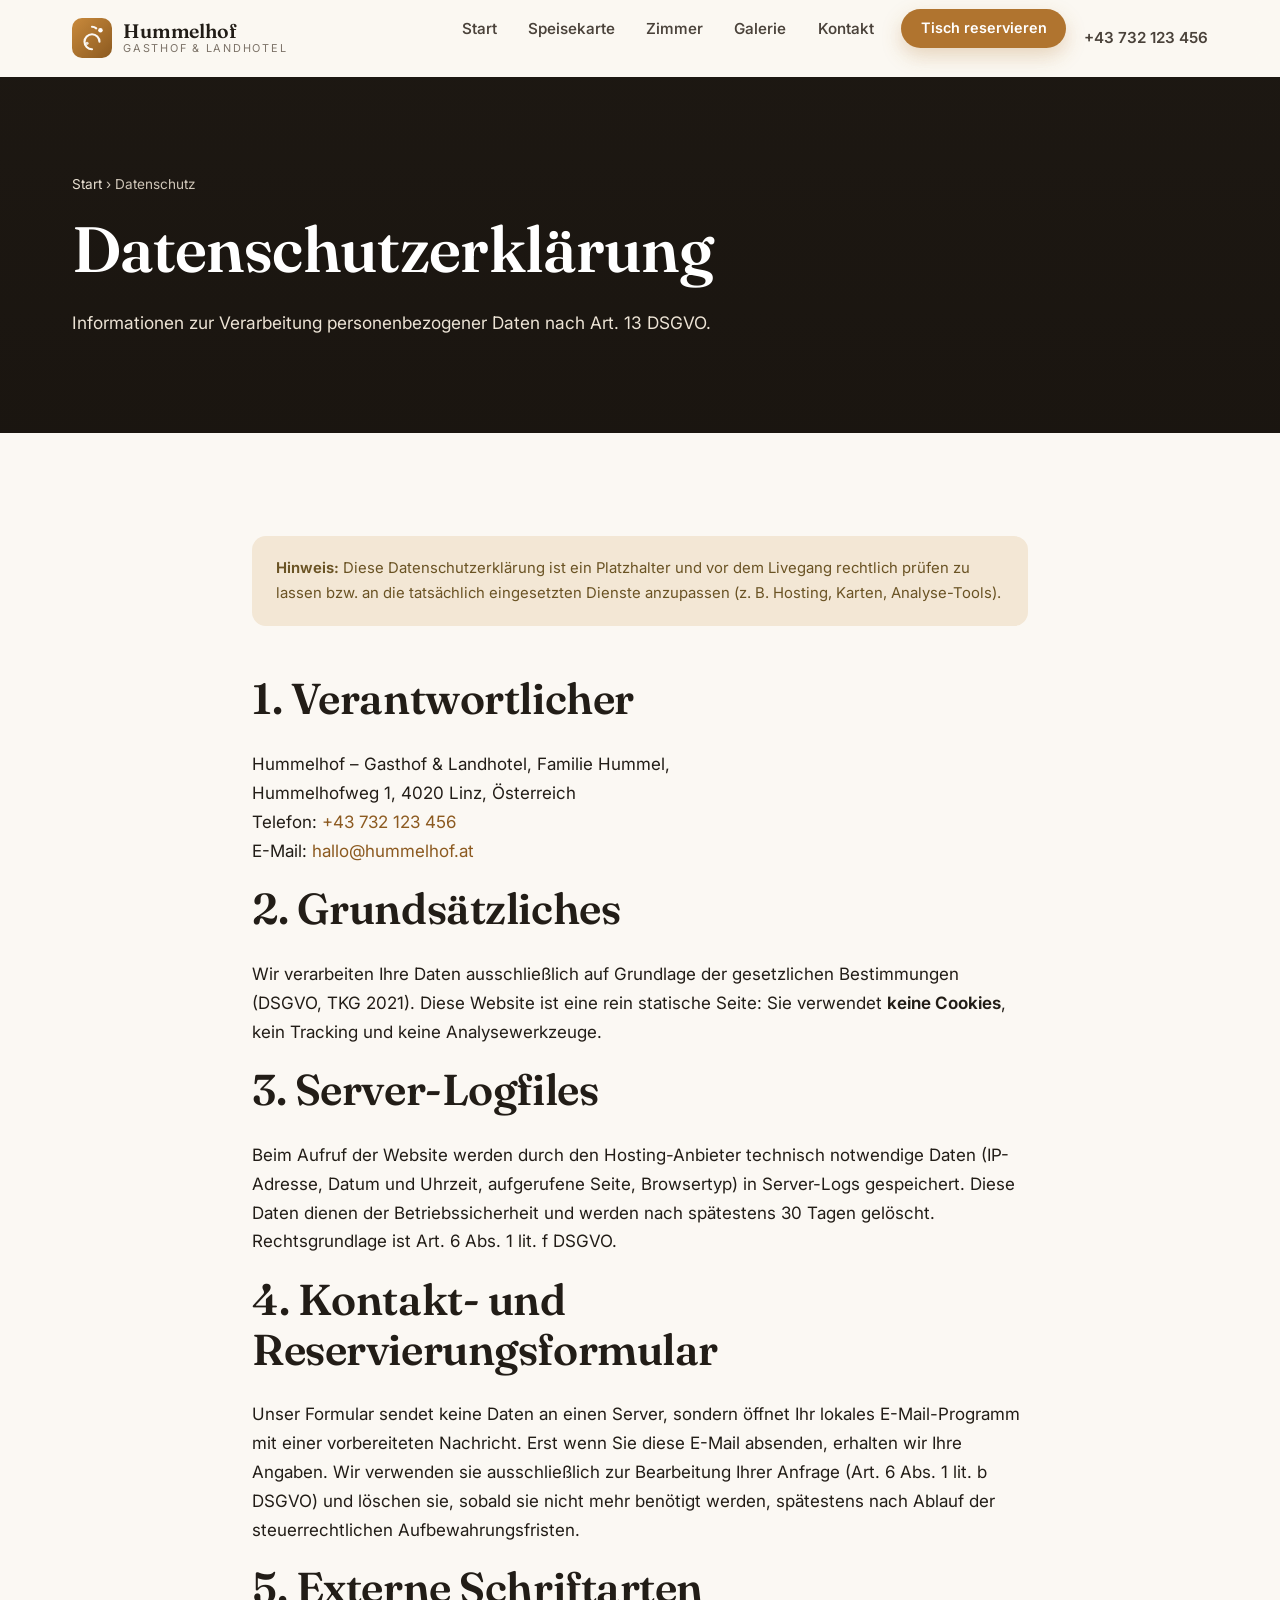
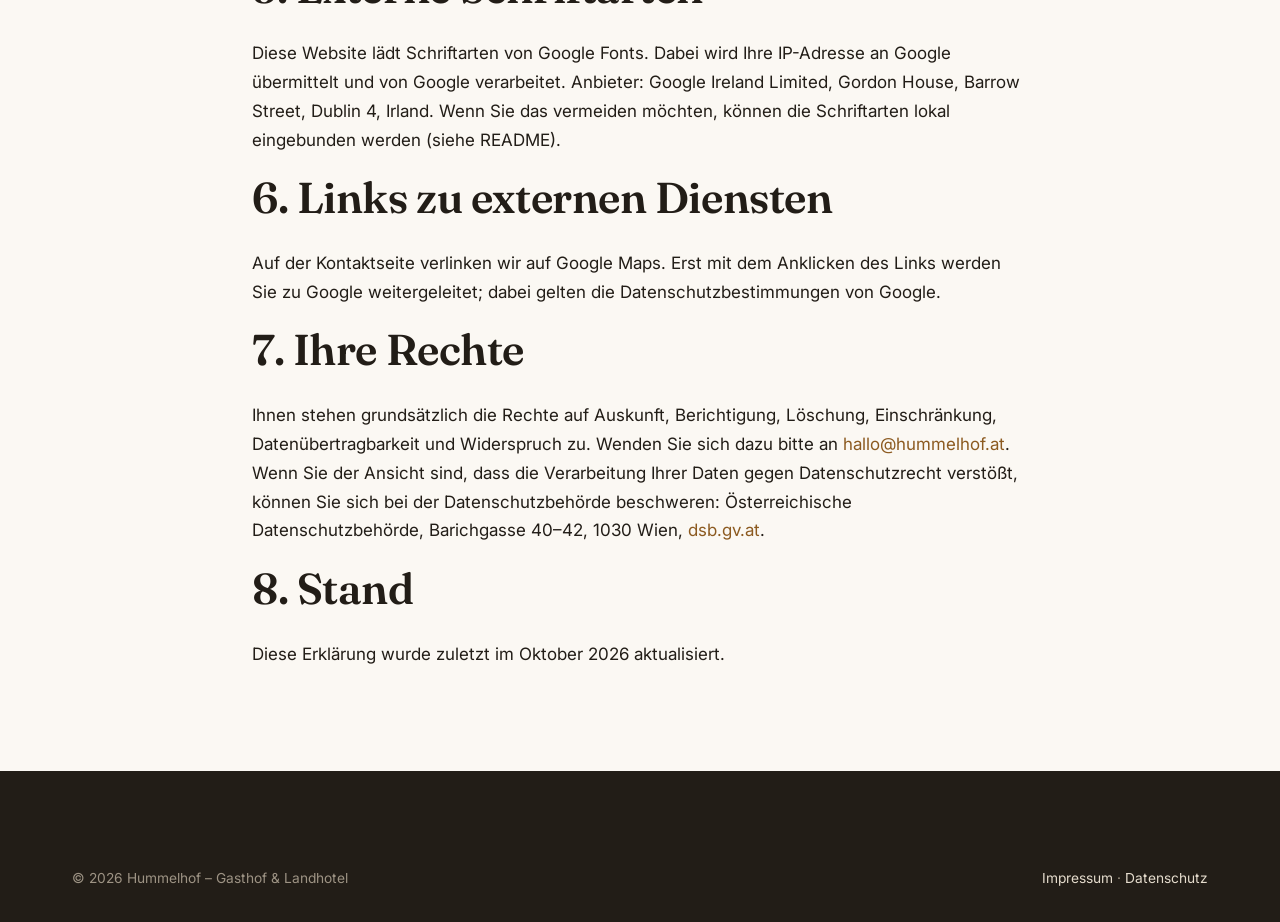
<file: datenschutz.html>
<!DOCTYPE html>
<html lang="de">
<head>
  <meta charset="utf-8">
  <meta name="viewport" content="width=device-width, initial-scale=1">
  <title>Datenschutz – Hummelhof</title>
  <meta name="description" content="Datenschutzerklärung des Hummelhofs: Informationen zur Verarbeitung personenbezogener Daten nach DSGVO.">
  <meta name="robots" content="noindex, follow">
  <meta name="theme-color" content="#fbf8f3">
  <link rel="icon" href="assets/img/favicon.svg" type="image/svg+xml">

  <link rel="preconnect" href="https://fonts.googleapis.com">
  <link rel="preconnect" href="https://fonts.gstatic.com" crossorigin>
  <link href="https://fonts.googleapis.com/css2?family=Fraunces:opsz,wght@9..144,400;9..144,600;9..144,700&family=Inter:wght@400;500;600;700&display=swap" rel="stylesheet">
  <link rel="stylesheet" href="assets/css/styles.css">
</head>
<body>
  <a class="skip-link" href="#main">Zum Inhalt springen</a>

  <header class="site-header">
    <div class="container">
      <nav class="nav" aria-label="Hauptnavigation">
        <a class="brand" href="index.html">
          <svg class="brand__mark" viewBox="0 0 64 64" aria-hidden="true" focusable="false">
            <defs>
              <linearGradient id="brandGrad" x1="0" y1="0" x2="1" y2="1">
                <stop offset="0" stop-color="#c98a3c"/><stop offset="1" stop-color="#8c5a20"/>
              </linearGradient>
            </defs>
            <rect width="64" height="64" rx="16" fill="url(#brandGrad)"/>
            <path d="M32 14c2.6 0 5 1 6.8 2.6M32 50c-6.6 0-12-5.4-12-12s5.4-12 12-12 12 5.4 12 12" fill="none" stroke="#fff" stroke-width="3.4" stroke-linecap="round" opacity=".95"/>
            <circle cx="45.5" cy="19.5" r="3.6" fill="#fff"/>
            <circle cx="24" cy="40.5" r="2.6" fill="#fff" opacity=".8"/>
          </svg>
          <span class="brand__text">
            <span class="brand__name">Hummelhof</span>
            <span class="brand__sub">Gasthof &amp; Landhotel</span>
          </span>
        </a>

        <ul class="nav__menu" id="nav-menu">
          <li><a class="nav__link" href="index.html">Start</a></li>
          <li><a class="nav__link" href="speisekarte.html">Speisekarte</a></li>
          <li><a class="nav__link" href="zimmer.html">Zimmer</a></li>
          <li><a class="nav__link" href="galerie.html">Galerie</a></li>
          <li><a class="nav__link" href="kontakt.html">Kontakt</a></li>
          <li><a class="btn btn--primary btn--sm nav__cta" href="kontakt.html#reservierung">Tisch reservieren</a></li>
        </ul>

        <a class="nav__phone" href="tel:+43732123456">+43 732 123 456</a>

        <button class="nav__toggle" type="button" aria-expanded="false" aria-controls="nav-menu" aria-label="Menü öffnen">
          <span></span>
        </button>
      </nav>
    </div>
  </header>

  <main id="main">
    <section class="page-hero">
      <div class="container">
        <div class="breadcrumb"><a href="index.html">Start</a> › Datenschutz</div>
        <h1>Datenschutzerklärung</h1>
        <p>Informationen zur Verarbeitung personenbezogener Daten nach Art. 13 DSGVO.</p>
      </div>
    </section>

    <section class="section">
      <div class="container container--narrow">
        <div class="menu-note reveal">
          <strong>Hinweis:</strong> Diese Datenschutzerklärung ist ein Platzhalter
          und vor dem Livegang rechtlich prüfen zu lassen bzw. an die tatsächlich
          eingesetzten Dienste anzupassen (z. B. Hosting, Karten, Analyse-Tools).
        </div>

        <div class="stack mt-3 reveal">
          <h2>1. Verantwortlicher</h2>
          <p>
            Hummelhof – Gasthof &amp; Landhotel, Familie Hummel,<br>
            Hummelhofweg 1, 4020 Linz, Österreich<br>
            Telefon: <a href="tel:+43732123456">+43 732 123 456</a><br>
            E-Mail: <a href="mailto:hallo@hummelhof.at">hallo@hummelhof.at</a>
          </p>

          <h2>2. Grundsätzliches</h2>
          <p>
            Wir verarbeiten Ihre Daten ausschließlich auf Grundlage der
            gesetzlichen Bestimmungen (DSGVO, TKG 2021). Diese Website ist eine
            rein statische Seite: Sie verwendet <strong>keine Cookies</strong>,
            kein Tracking und keine Analysewerkzeuge.
          </p>

          <h2>3. Server-Logfiles</h2>
          <p>
            Beim Aufruf der Website werden durch den Hosting-Anbieter technisch
            notwendige Daten (IP-Adresse, Datum und Uhrzeit, aufgerufene Seite,
            Browsertyp) in Server-Logs gespeichert. Diese Daten dienen der
            Betriebssicherheit und werden nach spätestens 30 Tagen gelöscht.
            Rechtsgrundlage ist Art. 6 Abs. 1 lit. f DSGVO.
          </p>

          <h2>4. Kontakt- und Reservierungsformular</h2>
          <p>
            Unser Formular sendet keine Daten an einen Server, sondern öffnet
            Ihr lokales E-Mail-Programm mit einer vorbereiteten Nachricht. Erst
            wenn Sie diese E-Mail absenden, erhalten wir Ihre Angaben. Wir
            verwenden sie ausschließlich zur Bearbeitung Ihrer Anfrage
            (Art. 6 Abs. 1 lit. b DSGVO) und löschen sie, sobald sie nicht mehr
            benötigt werden, spätestens nach Ablauf der steuerrechtlichen
            Aufbewahrungsfristen.
          </p>

          <h2>5. Externe Schriftarten</h2>
          <p>
            Diese Website lädt Schriftarten von Google Fonts. Dabei wird Ihre
            IP-Adresse an Google übermittelt und von Google verarbeitet.
            Anbieter: Google Ireland Limited, Gordon House, Barrow Street,
            Dublin 4, Irland. Wenn Sie das vermeiden möchten, können die
            Schriftarten lokal eingebunden werden (siehe README).
          </p>

          <h2>6. Links zu externen Diensten</h2>
          <p>
            Auf der Kontaktseite verlinken wir auf Google Maps. Erst mit dem
            Anklicken des Links werden Sie zu Google weitergeleitet; dabei
            gelten die Datenschutzbestimmungen von Google.
          </p>

          <h2>7. Ihre Rechte</h2>
          <p>
            Ihnen stehen grundsätzlich die Rechte auf Auskunft, Berichtigung,
            Löschung, Einschränkung, Datenübertragbarkeit und Widerspruch zu.
            Wenden Sie sich dazu bitte an
            <a href="mailto:hallo@hummelhof.at">hallo@hummelhof.at</a>.
            Wenn Sie der Ansicht sind, dass die Verarbeitung Ihrer Daten gegen
            Datenschutzrecht verstößt, können Sie sich bei der Datenschutz­behörde
            beschweren: Österreichische Datenschutzbehörde, Barichgasse 40–42,
            1030 Wien, <a href="https://www.dsb.gv.at" target="_blank" rel="noopener">dsb.gv.at</a>.
          </p>

          <h2>8. Stand</h2>
          <p>Diese Erklärung wurde zuletzt im Oktober 2026 aktualisiert.</p>
        </div>
      </div>
    </section>
  </main>

  <footer class="site-footer">
    <div class="container">
      <div class="footer__bottom" style="margin-top:0; border-top:0;">
        <span>© <span data-year>2026</span> Hummelhof – Gasthof &amp; Landhotel</span>
        <span>
          <a href="impressum.html">Impressum</a> ·
          <a href="datenschutz.html">Datenschutz</a>
        </span>
      </div>
    </div>
  </footer>

  <script src="assets/js/main.js" defer></script>
</body>
</html>
</file>
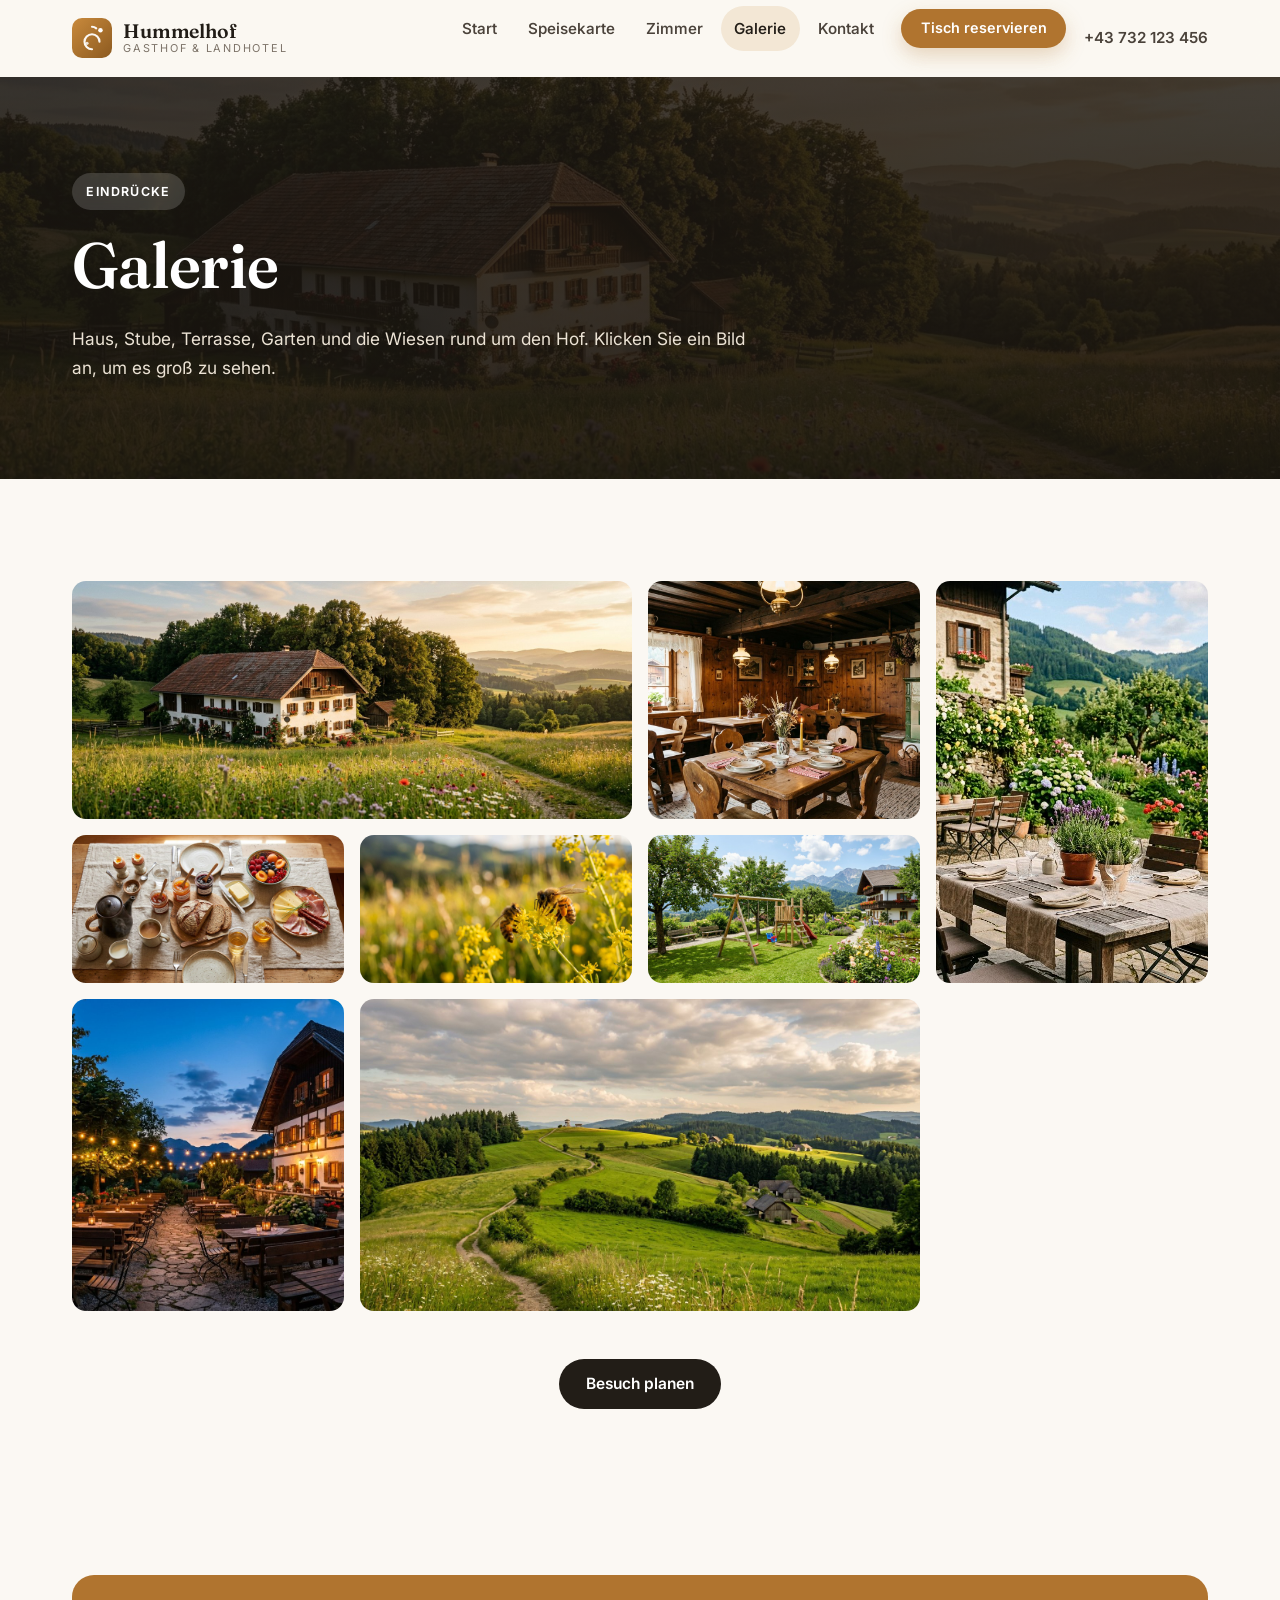
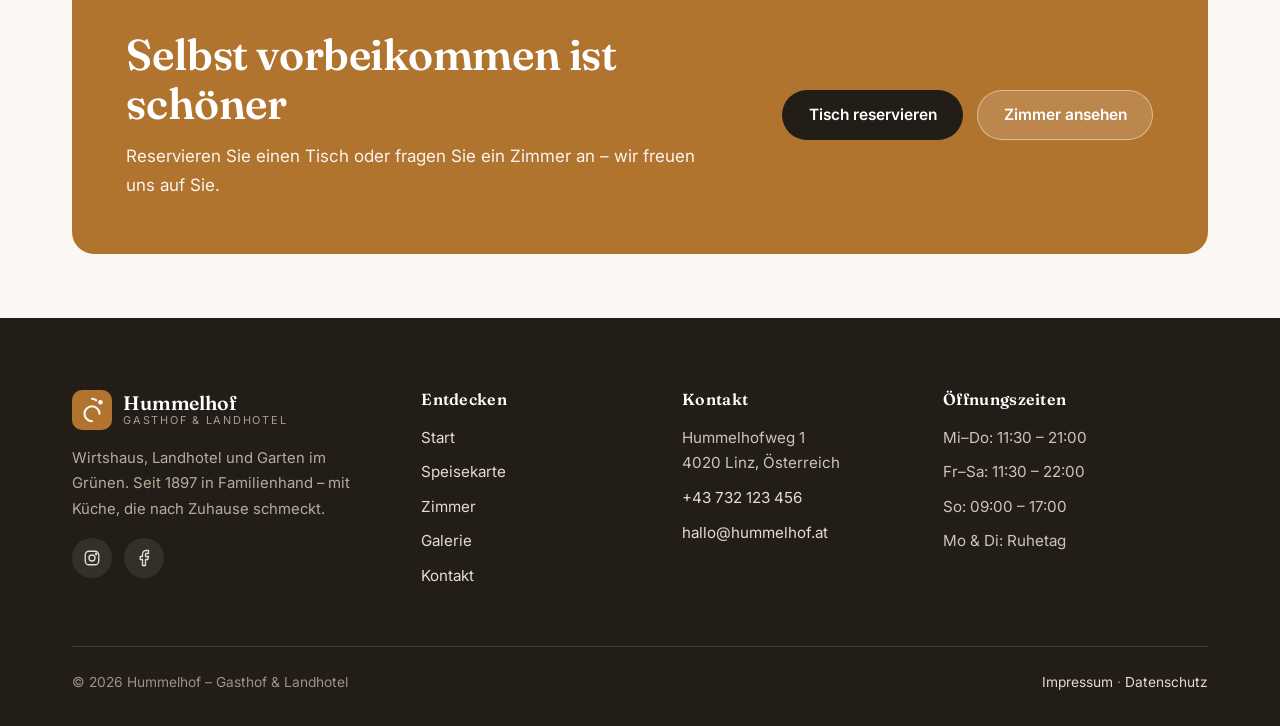
<file: galerie.html>
<!DOCTYPE html>
<html lang="de">
<head>
  <meta charset="utf-8">
  <meta name="viewport" content="width=device-width, initial-scale=1">
  <title>Galerie – Hummelhof</title>
  <meta name="description" content="Bilder vom Hummelhof: Gaststube, Sonnenterrasse, Zimmer, Garten, Küche und die Landschaft rund um das Haus.">
  <link rel="canonical" href="https://www.hummelhof.at/galerie.html">
  <meta name="theme-color" content="#fbf8f3">
  <link rel="icon" href="assets/img/favicon.svg" type="image/svg+xml">

  <link rel="preconnect" href="https://fonts.googleapis.com">
  <link rel="preconnect" href="https://fonts.gstatic.com" crossorigin>
  <link href="https://fonts.googleapis.com/css2?family=Fraunces:opsz,wght@9..144,400;9..144,600;9..144,700&family=Inter:wght@400;500;600;700&display=swap" rel="stylesheet">
  <link rel="stylesheet" href="assets/css/styles.css">
</head>
<body>
  <a class="skip-link" href="#main">Zum Inhalt springen</a>

  <header class="site-header">
    <div class="container">
      <nav class="nav" aria-label="Hauptnavigation">
        <a class="brand" href="index.html">
          <svg class="brand__mark" viewBox="0 0 64 64" aria-hidden="true" focusable="false">
            <defs>
              <linearGradient id="brandGrad" x1="0" y1="0" x2="1" y2="1">
                <stop offset="0" stop-color="#c98a3c"/><stop offset="1" stop-color="#8c5a20"/>
              </linearGradient>
            </defs>
            <rect width="64" height="64" rx="16" fill="url(#brandGrad)"/>
            <path d="M32 14c2.6 0 5 1 6.8 2.6M32 50c-6.6 0-12-5.4-12-12s5.4-12 12-12 12 5.4 12 12" fill="none" stroke="#fff" stroke-width="3.4" stroke-linecap="round" opacity=".95"/>
            <circle cx="45.5" cy="19.5" r="3.6" fill="#fff"/>
            <circle cx="24" cy="40.5" r="2.6" fill="#fff" opacity=".8"/>
          </svg>
          <span class="brand__text">
            <span class="brand__name">Hummelhof</span>
            <span class="brand__sub">Gasthof &amp; Landhotel</span>
          </span>
        </a>

        <ul class="nav__menu" id="nav-menu">
          <li><a class="nav__link" href="index.html">Start</a></li>
          <li><a class="nav__link" href="speisekarte.html">Speisekarte</a></li>
          <li><a class="nav__link" href="zimmer.html">Zimmer</a></li>
          <li><a class="nav__link" href="galerie.html" aria-current="page">Galerie</a></li>
          <li><a class="nav__link" href="kontakt.html">Kontakt</a></li>
          <li><a class="btn btn--primary btn--sm nav__cta" href="kontakt.html#reservierung">Tisch reservieren</a></li>
        </ul>

        <a class="nav__phone" href="tel:+43732123456">+43 732 123 456</a>

        <button class="nav__toggle" type="button" aria-expanded="false" aria-controls="nav-menu" aria-label="Menü öffnen">
          <span></span>
        </button>
      </nav>
    </div>
  </header>

  <main id="main">

    <section class="page-hero">
      <div class="page-hero__bg">
        <img src="assets/img/hero.jpg" alt="" width="1584" height="672" loading="lazy" decoding="async" aria-hidden="true">
      </div>
      <div class="container">
        <span class="badge badge--light">Eindrücke</span>
        <h1>Galerie</h1>
        <p>
          Haus, Stube, Terrasse, Garten und die Wiesen rund um den Hof.
          Klicken Sie ein Bild an, um es groß zu sehen.
        </p>
      </div>
    </section>

    <section class="section">
      <div class="container">
        <div class="gallery">
          <button class="gallery__item gallery__item--wide reveal" type="button" data-lightbox data-caption="Der Hummelhof in der Abendsonne">
            <img src="assets/img/hero.jpg" alt="Der Hummelhof in der Abendsonne, umgeben von Blumenwiese" width="1584" height="672" loading="lazy" decoding="async">
            <span class="gallery__caption">Der Hummelhof in der Abendsonne</span>
          </button>
          <button class="gallery__item reveal" type="button" data-delay="1" data-lightbox data-caption="Gaststube mit Kachelofen">
            <img src="assets/img/gallery-stube.jpg" alt="Gaststube mit Holztischen, Holzbänken und Kachelofen" width="1024" height="768" loading="lazy" decoding="async">
            <span class="gallery__caption">Gaststube mit Kachelofen</span>
          </button>

          <button class="gallery__item gallery__item--tall reveal" type="button" data-lightbox data-caption="Sonnenterrasse unter der Linde">
            <img src="assets/img/gallery-terrasse.jpg" alt="Gedeckte Tische auf der Sonnenterrasse" width="1024" height="768" loading="lazy" decoding="async">
            <span class="gallery__caption">Sonnenterrasse unter der Linde</span>
          </button>
          <button class="gallery__item reveal" type="button" data-delay="1" data-lightbox data-caption="Frühstück aus der eigenen Küche">
            <img src="assets/img/gallery-fruehstueck.jpg" alt="Frühstückstisch mit Brot, Marmelade, Käse und Kaffee" width="1024" height="768" loading="lazy" decoding="async">
            <span class="gallery__caption">Frühstück aus der eigenen Küche</span>
          </button>
          <button class="gallery__item reveal" type="button" data-delay="2" data-lightbox data-caption="Bienen und Blumen im Garten">
            <img src="assets/img/gallery-natur.jpg" alt="Bienen auf gelben Blüten in der Sommerwiese" width="1024" height="768" loading="lazy" decoding="async">
            <span class="gallery__caption">Bienen und Blumen im Garten</span>
          </button>

          <button class="gallery__item reveal" type="button" data-lightbox data-caption="Garten mit Spielplatz">
            <img src="assets/img/gallery-garten.jpg" alt="Garten mit Spielplatz, Blumenbeeten und Obstbäumen" width="1024" height="768" loading="lazy" decoding="async">
            <span class="gallery__caption">Garten mit Spielplatz</span>
          </button>
          <button class="gallery__item reveal" type="button" data-delay="1" data-lightbox data-caption="Der Hof am Abend">
            <img src="assets/img/gallery-abend.jpg" alt="Der Hummelhof am Abend mit beleuchtetem Gastgarten" width="1024" height="768" loading="lazy" decoding="async">
            <span class="gallery__caption">Der Hof am Abend</span>
          </button>
          <button class="gallery__item gallery__item--wide reveal" type="button" data-delay="2" data-lightbox data-caption="Wiesen und Hügel rund um den Hummelhof">
            <img src="assets/img/gallery-region.jpg" alt="Hügelige Landschaft mit Wiesen, Wald und Wanderweg" width="1024" height="512" loading="lazy" decoding="async">
            <span class="gallery__caption">Wiesen und Hügel rund um den Hummelhof</span>
          </button>
        </div>

        <div class="text-center mt-3 reveal">
          <a class="btn btn--dark" href="kontakt.html">Besuch planen</a>
        </div>
      </div>
    </section>

    <section class="section section--tight">
      <div class="container">
        <div class="cta-band reveal">
          <div>
            <h2>Selbst vorbeikommen ist schöner</h2>
            <p>Reservieren Sie einen Tisch oder fragen Sie ein Zimmer an –
               wir freuen uns auf Sie.</p>
          </div>
          <div class="btn-row">
            <a class="btn btn--dark" href="kontakt.html#reservierung">Tisch reservieren</a>
            <a class="btn btn--light" href="zimmer.html">Zimmer ansehen</a>
          </div>
        </div>
      </div>
    </section>

  </main>

  <footer class="site-footer">
    <div class="container">
      <div class="footer__grid">
        <div class="footer__brand">
          <a class="brand" href="index.html">
            <svg class="brand__mark" viewBox="0 0 64 64" aria-hidden="true" focusable="false">
              <rect width="64" height="64" rx="16" fill="#b0742f"/>
              <path d="M32 14c2.6 0 5 1 6.8 2.6M32 50c-6.6 0-12-5.4-12-12s5.4-12 12-12 12 5.4 12 12" fill="none" stroke="#fff" stroke-width="3.4" stroke-linecap="round" opacity=".95"/>
              <circle cx="45.5" cy="19.5" r="3.6" fill="#fff"/>
            </svg>
            <span class="brand__text">
              <span class="brand__name">Hummelhof</span>
              <span class="brand__sub">Gasthof &amp; Landhotel</span>
            </span>
          </a>
          <p>Wirtshaus, Landhotel und Garten im Grünen. Seit 1897 in
             Familienhand – mit Küche, die nach Zuhause schmeckt.</p>
          <div class="footer__social">
            <a href="#" aria-label="Instagram">
              <svg width="18" height="18" viewBox="0 0 24 24" fill="none" stroke="currentColor" stroke-width="1.8" stroke-linecap="round" stroke-linejoin="round" aria-hidden="true"><rect x="3" y="3" width="18" height="18" rx="5"/><circle cx="12" cy="12" r="4"/><circle cx="17.5" cy="6.5" r=".8" fill="currentColor"/></svg>
            </a>
            <a href="#" aria-label="Facebook">
              <svg width="18" height="18" viewBox="0 0 24 24" fill="none" stroke="currentColor" stroke-width="1.8" stroke-linecap="round" stroke-linejoin="round" aria-hidden="true"><path d="M18 2h-3a5 5 0 0 0-5 5v3H7v4h3v8h4v-8h3l1-4h-4V7a1 1 0 0 1 1-1h3Z"/></svg>
            </a>
          </div>
        </div>

        <div>
          <h4>Entdecken</h4>
          <ul class="footer__list">
            <li><a href="index.html">Start</a></li>
            <li><a href="speisekarte.html">Speisekarte</a></li>
            <li><a href="zimmer.html">Zimmer</a></li>
            <li><a href="galerie.html">Galerie</a></li>
            <li><a href="kontakt.html">Kontakt</a></li>
          </ul>
        </div>

        <div>
          <h4>Kontakt</h4>
          <ul class="footer__list">
            <li>Hummelhofweg 1<br>4020 Linz, Österreich</li>
            <li><a href="tel:+43732123456">+43 732 123 456</a></li>
            <li><a href="mailto:hallo@hummelhof.at">hallo@hummelhof.at</a></li>
          </ul>
        </div>

        <div>
          <h4>Öffnungszeiten</h4>
          <ul class="footer__list">
            <li>Mi–Do: 11:30 – 21:00</li>
            <li>Fr–Sa: 11:30 – 22:00</li>
            <li>So: 09:00 – 17:00</li>
            <li>Mo &amp; Di: Ruhetag</li>
          </ul>
        </div>
      </div>

      <div class="footer__bottom">
        <span>© <span data-year>2026</span> Hummelhof – Gasthof &amp; Landhotel</span>
        <span>
          <a href="impressum.html">Impressum</a> ·
          <a href="datenschutz.html">Datenschutz</a>
        </span>
      </div>
    </div>
  </footer>

  <script src="assets/js/main.js" defer></script>
</body>
</html>
</file>
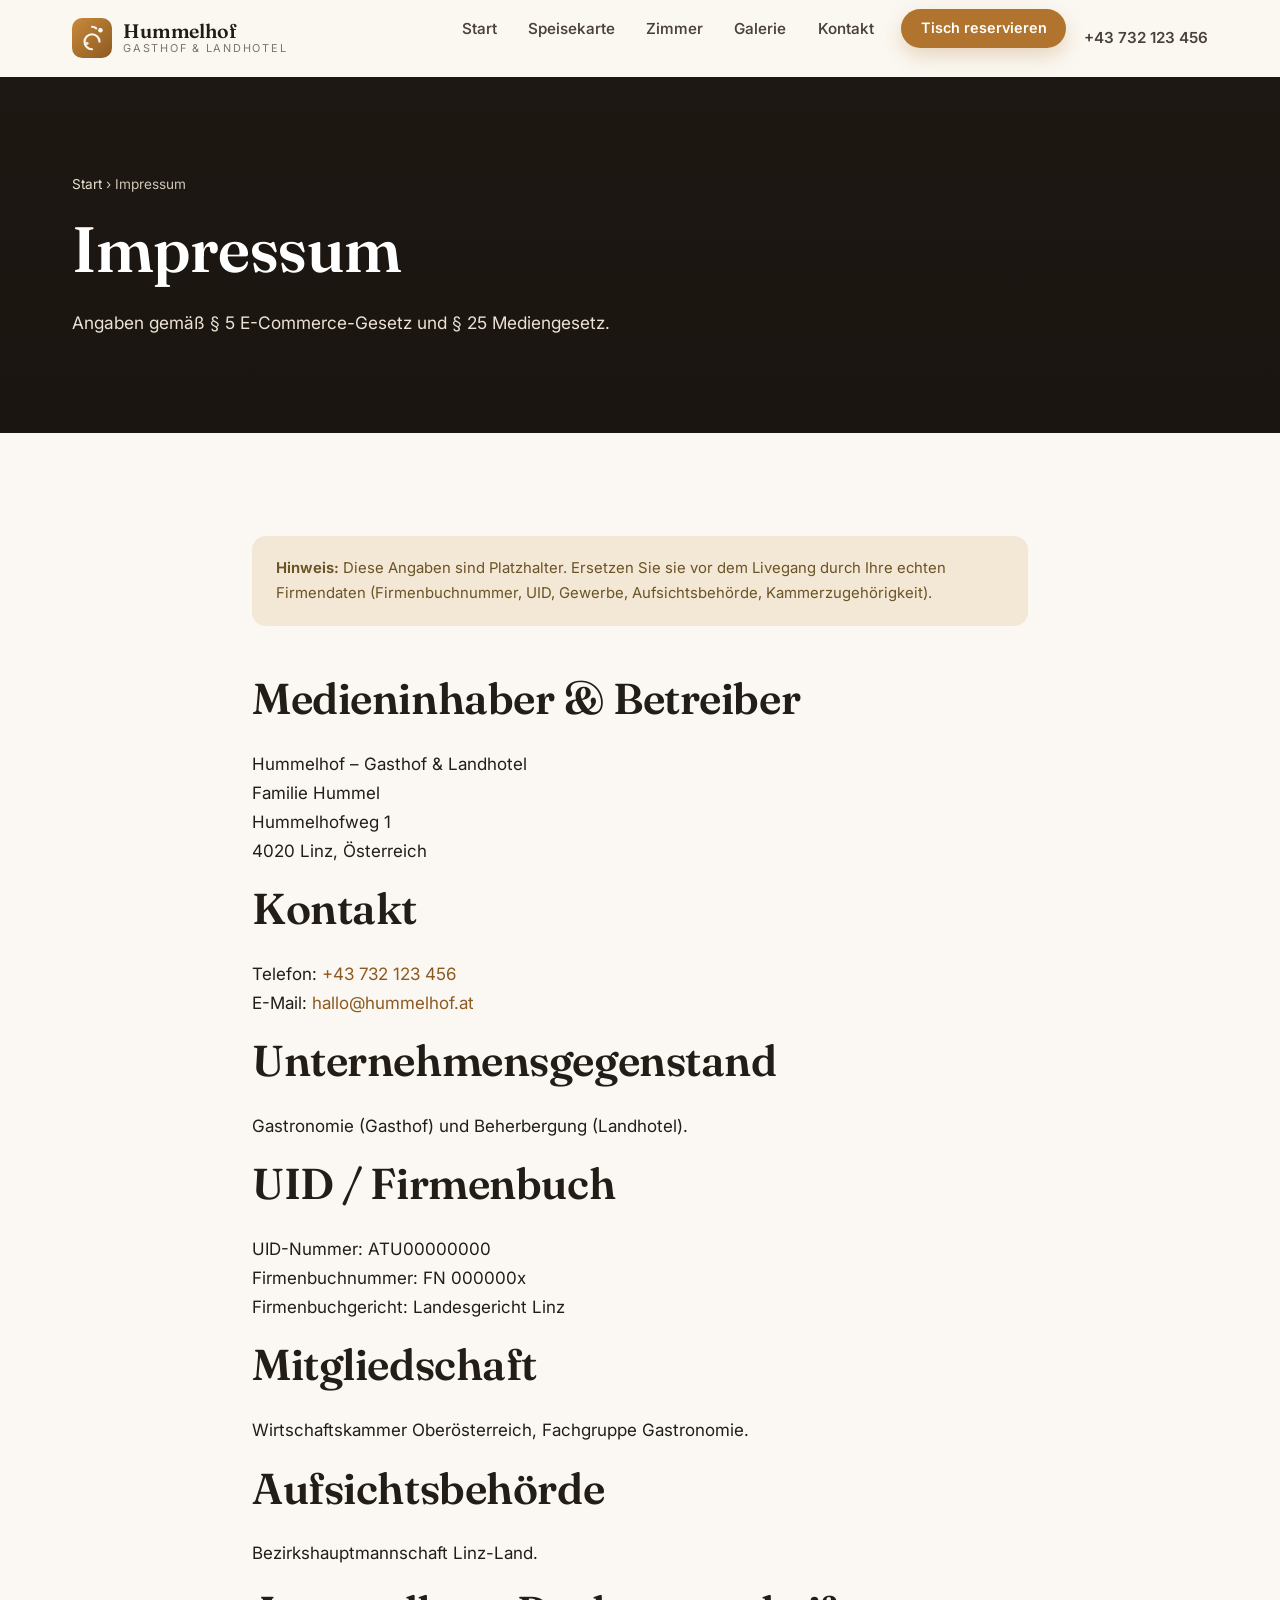
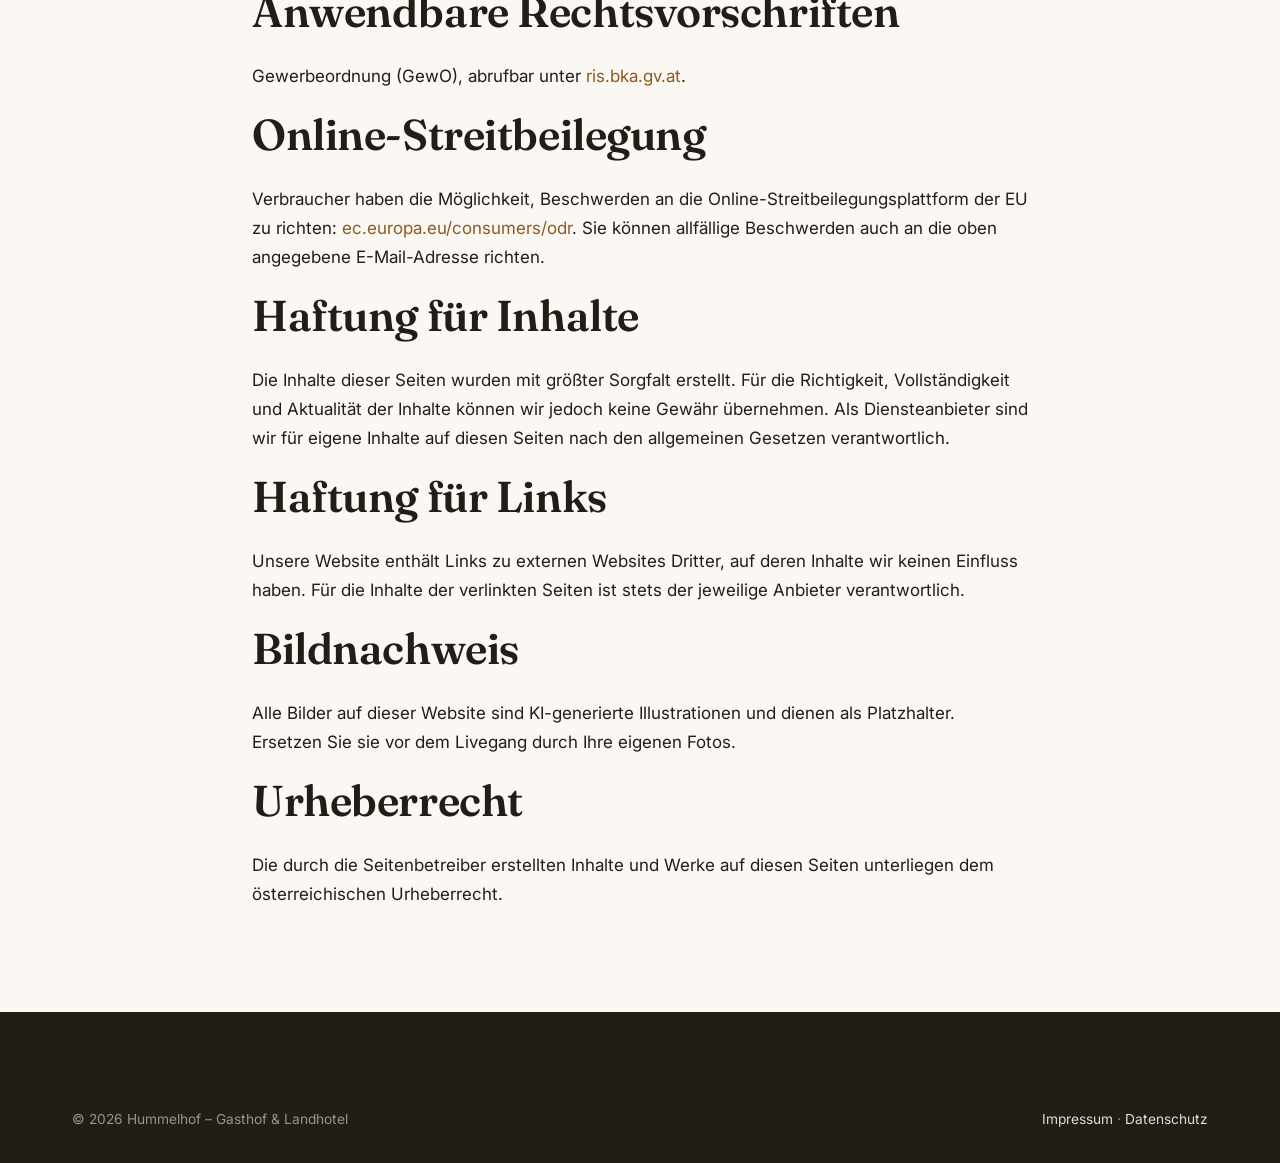
<file: impressum.html>
<!DOCTYPE html>
<html lang="de">
<head>
  <meta charset="utf-8">
  <meta name="viewport" content="width=device-width, initial-scale=1">
  <title>Impressum – Hummelhof</title>
  <meta name="description" content="Impressum und Offenlegung des Hummelhofs.">
  <meta name="robots" content="noindex, follow">
  <meta name="theme-color" content="#fbf8f3">
  <link rel="icon" href="assets/img/favicon.svg" type="image/svg+xml">

  <link rel="preconnect" href="https://fonts.googleapis.com">
  <link rel="preconnect" href="https://fonts.gstatic.com" crossorigin>
  <link href="https://fonts.googleapis.com/css2?family=Fraunces:opsz,wght@9..144,400;9..144,600;9..144,700&family=Inter:wght@400;500;600;700&display=swap" rel="stylesheet">
  <link rel="stylesheet" href="assets/css/styles.css">
</head>
<body>
  <a class="skip-link" href="#main">Zum Inhalt springen</a>

  <header class="site-header">
    <div class="container">
      <nav class="nav" aria-label="Hauptnavigation">
        <a class="brand" href="index.html">
          <svg class="brand__mark" viewBox="0 0 64 64" aria-hidden="true" focusable="false">
            <defs>
              <linearGradient id="brandGrad" x1="0" y1="0" x2="1" y2="1">
                <stop offset="0" stop-color="#c98a3c"/><stop offset="1" stop-color="#8c5a20"/>
              </linearGradient>
            </defs>
            <rect width="64" height="64" rx="16" fill="url(#brandGrad)"/>
            <path d="M32 14c2.6 0 5 1 6.8 2.6M32 50c-6.6 0-12-5.4-12-12s5.4-12 12-12 12 5.4 12 12" fill="none" stroke="#fff" stroke-width="3.4" stroke-linecap="round" opacity=".95"/>
            <circle cx="45.5" cy="19.5" r="3.6" fill="#fff"/>
            <circle cx="24" cy="40.5" r="2.6" fill="#fff" opacity=".8"/>
          </svg>
          <span class="brand__text">
            <span class="brand__name">Hummelhof</span>
            <span class="brand__sub">Gasthof &amp; Landhotel</span>
          </span>
        </a>

        <ul class="nav__menu" id="nav-menu">
          <li><a class="nav__link" href="index.html">Start</a></li>
          <li><a class="nav__link" href="speisekarte.html">Speisekarte</a></li>
          <li><a class="nav__link" href="zimmer.html">Zimmer</a></li>
          <li><a class="nav__link" href="galerie.html">Galerie</a></li>
          <li><a class="nav__link" href="kontakt.html">Kontakt</a></li>
          <li><a class="btn btn--primary btn--sm nav__cta" href="kontakt.html#reservierung">Tisch reservieren</a></li>
        </ul>

        <a class="nav__phone" href="tel:+43732123456">+43 732 123 456</a>

        <button class="nav__toggle" type="button" aria-expanded="false" aria-controls="nav-menu" aria-label="Menü öffnen">
          <span></span>
        </button>
      </nav>
    </div>
  </header>

  <main id="main">
    <section class="page-hero">
      <div class="container">
        <div class="breadcrumb"><a href="index.html">Start</a> › Impressum</div>
        <h1>Impressum</h1>
        <p>Angaben gemäß § 5 E-Commerce-Gesetz und § 25 Medien­gesetz.</p>
      </div>
    </section>

    <section class="section">
      <div class="container container--narrow">
        <div class="menu-note reveal">
          <strong>Hinweis:</strong> Diese Angaben sind Platzhalter. Ersetzen Sie sie vor
          dem Livegang durch Ihre echten Firmendaten (Firmenbuchnummer, UID,
          Gewerbe, Aufsichtsbehörde, Kammerzugehörigkeit).
        </div>

        <div class="stack mt-3 reveal">
          <h2>Medieninhaber &amp; Betreiber</h2>
          <p>
            Hummelhof – Gasthof &amp; Landhotel<br>
            Familie Hummel<br>
            Hummelhofweg 1<br>
            4020 Linz, Österreich
          </p>

          <h2>Kontakt</h2>
          <p>
            Telefon: <a href="tel:+43732123456">+43 732 123 456</a><br>
            E-Mail: <a href="mailto:hallo@hummelhof.at">hallo@hummelhof.at</a>
          </p>

          <h2>Unternehmensgegenstand</h2>
          <p>Gastronomie (Gasthof) und Beherbergung (Landhotel).</p>

          <h2>UID / Firmenbuch</h2>
          <p>
            UID-Nummer: ATU00000000<br>
            Firmenbuchnummer: FN 000000x<br>
            Firmenbuchgericht: Landesgericht Linz
          </p>

          <h2>Mitgliedschaft</h2>
          <p>Wirtschaftskammer Oberösterreich, Fachgruppe Gastronomie.</p>

          <h2>Aufsichtsbehörde</h2>
          <p>Bezirkshauptmannschaft Linz-Land.</p>

          <h2>Anwendbare Rechtsvorschriften</h2>
          <p>Gewerbeordnung (GewO), abrufbar unter <a href="https://www.ris.bka.gv.at" target="_blank" rel="noopener">ris.bka.gv.at</a>.</p>

          <h2>Online-Streitbeilegung</h2>
          <p>
            Verbraucher haben die Möglichkeit, Beschwerden an die
            Online-Streitbeilegungsplattform der EU zu richten:
            <a href="https://ec.europa.eu/consumers/odr" target="_blank" rel="noopener">ec.europa.eu/consumers/odr</a>.
            Sie können allfällige Beschwerden auch an die oben angegebene
            E-Mail-Adresse richten.
          </p>

          <h2>Haftung für Inhalte</h2>
          <p>
            Die Inhalte dieser Seiten wurden mit größter Sorgfalt erstellt. Für die
            Richtigkeit, Vollständigkeit und Aktualität der Inhalte können wir
            jedoch keine Gewähr übernehmen. Als Diensteanbieter sind wir für eigene
            Inhalte auf diesen Seiten nach den allgemeinen Gesetzen verantwortlich.
          </p>

          <h2>Haftung für Links</h2>
          <p>
            Unsere Website enthält Links zu externen Websites Dritter, auf deren
            Inhalte wir keinen Einfluss haben. Für die Inhalte der verlinkten
            Seiten ist stets der jeweilige Anbieter verantwortlich.
          </p>

          <h2>Bildnachweis</h2>
          <p>
            Alle Bilder auf dieser Website sind KI-generierte Illustrationen und
            dienen als Platzhalter. Ersetzen Sie sie vor dem Livegang durch Ihre
            eigenen Fotos.
          </p>

          <h2>Urheberrecht</h2>
          <p>
            Die durch die Seitenbetreiber erstellten Inhalte und Werke auf diesen
            Seiten unterliegen dem österreichischen Urheberrecht.
          </p>
        </div>
      </div>
    </section>
  </main>

  <footer class="site-footer">
    <div class="container">
      <div class="footer__bottom" style="margin-top:0; border-top:0;">
        <span>© <span data-year>2026</span> Hummelhof – Gasthof &amp; Landhotel</span>
        <span>
          <a href="impressum.html">Impressum</a> ·
          <a href="datenschutz.html">Datenschutz</a>
        </span>
      </div>
    </div>
  </footer>

  <script src="assets/js/main.js" defer></script>
</body>
</html>
</file>
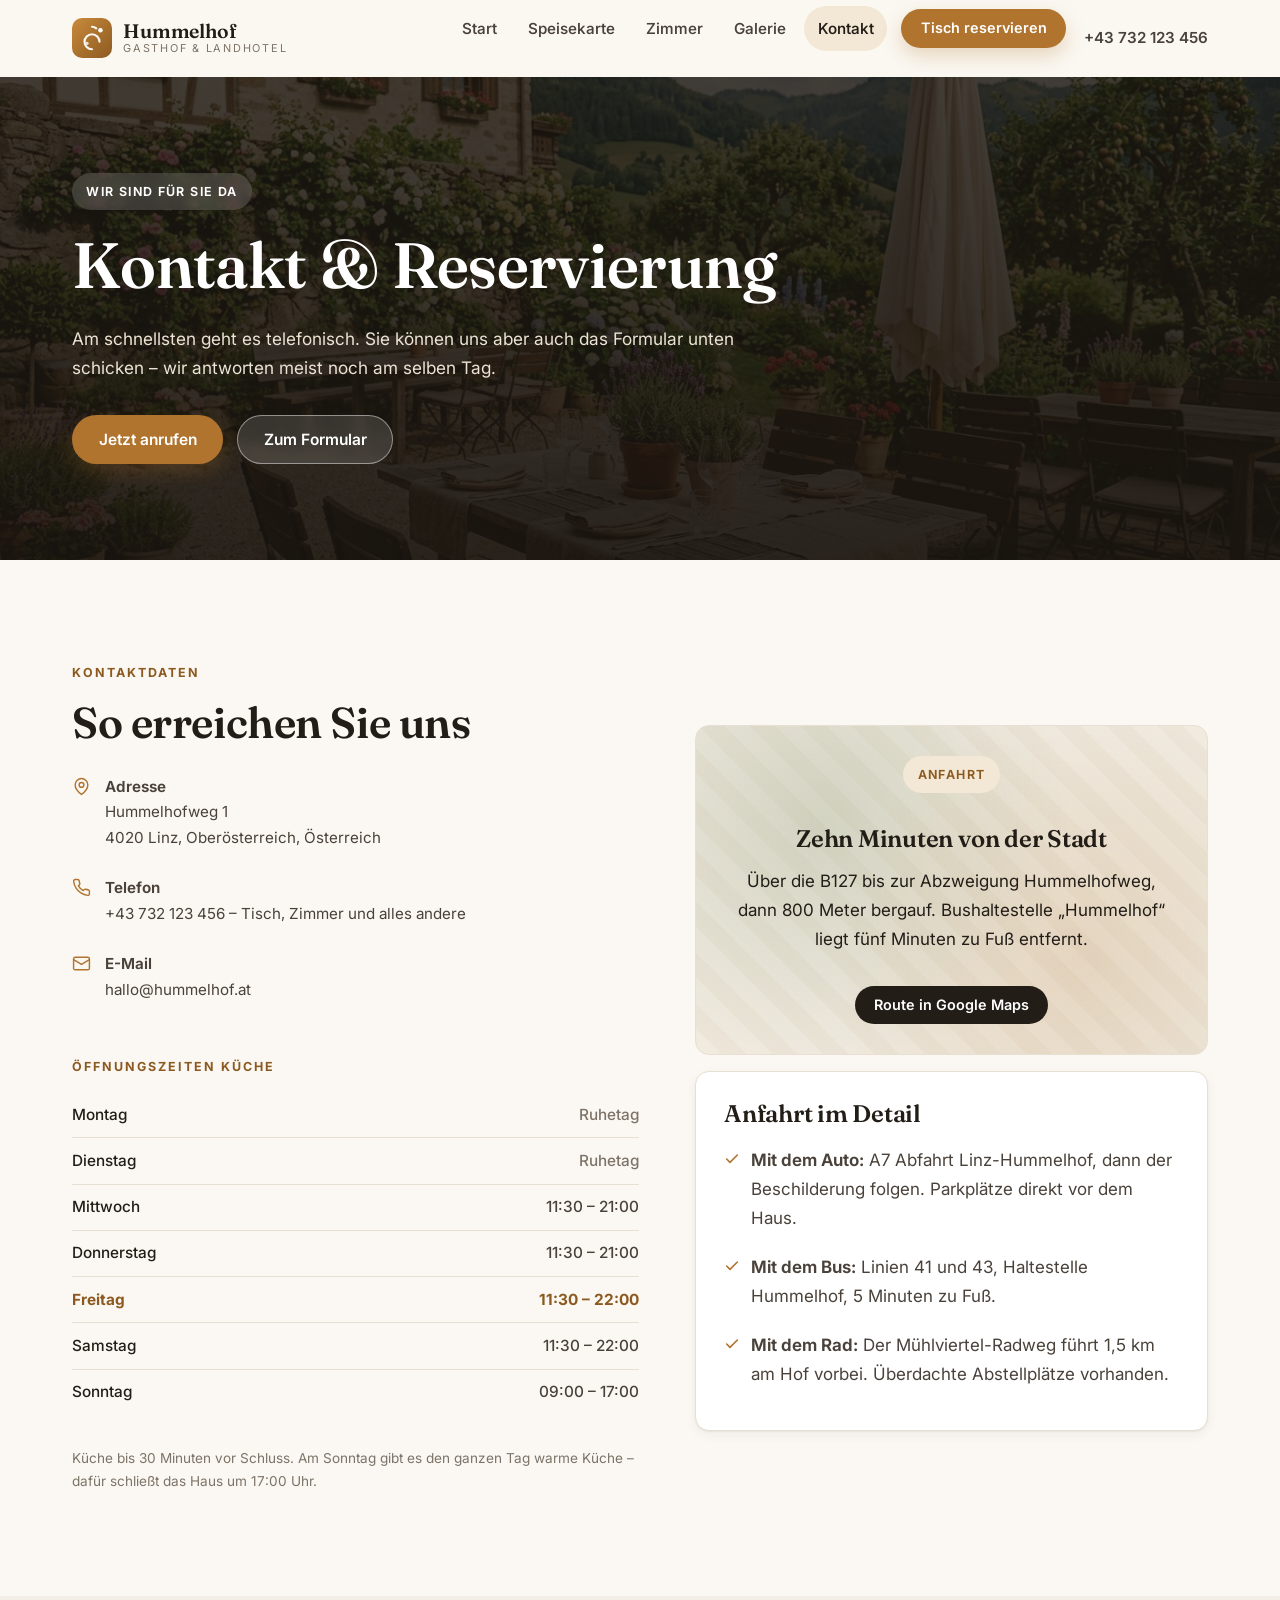
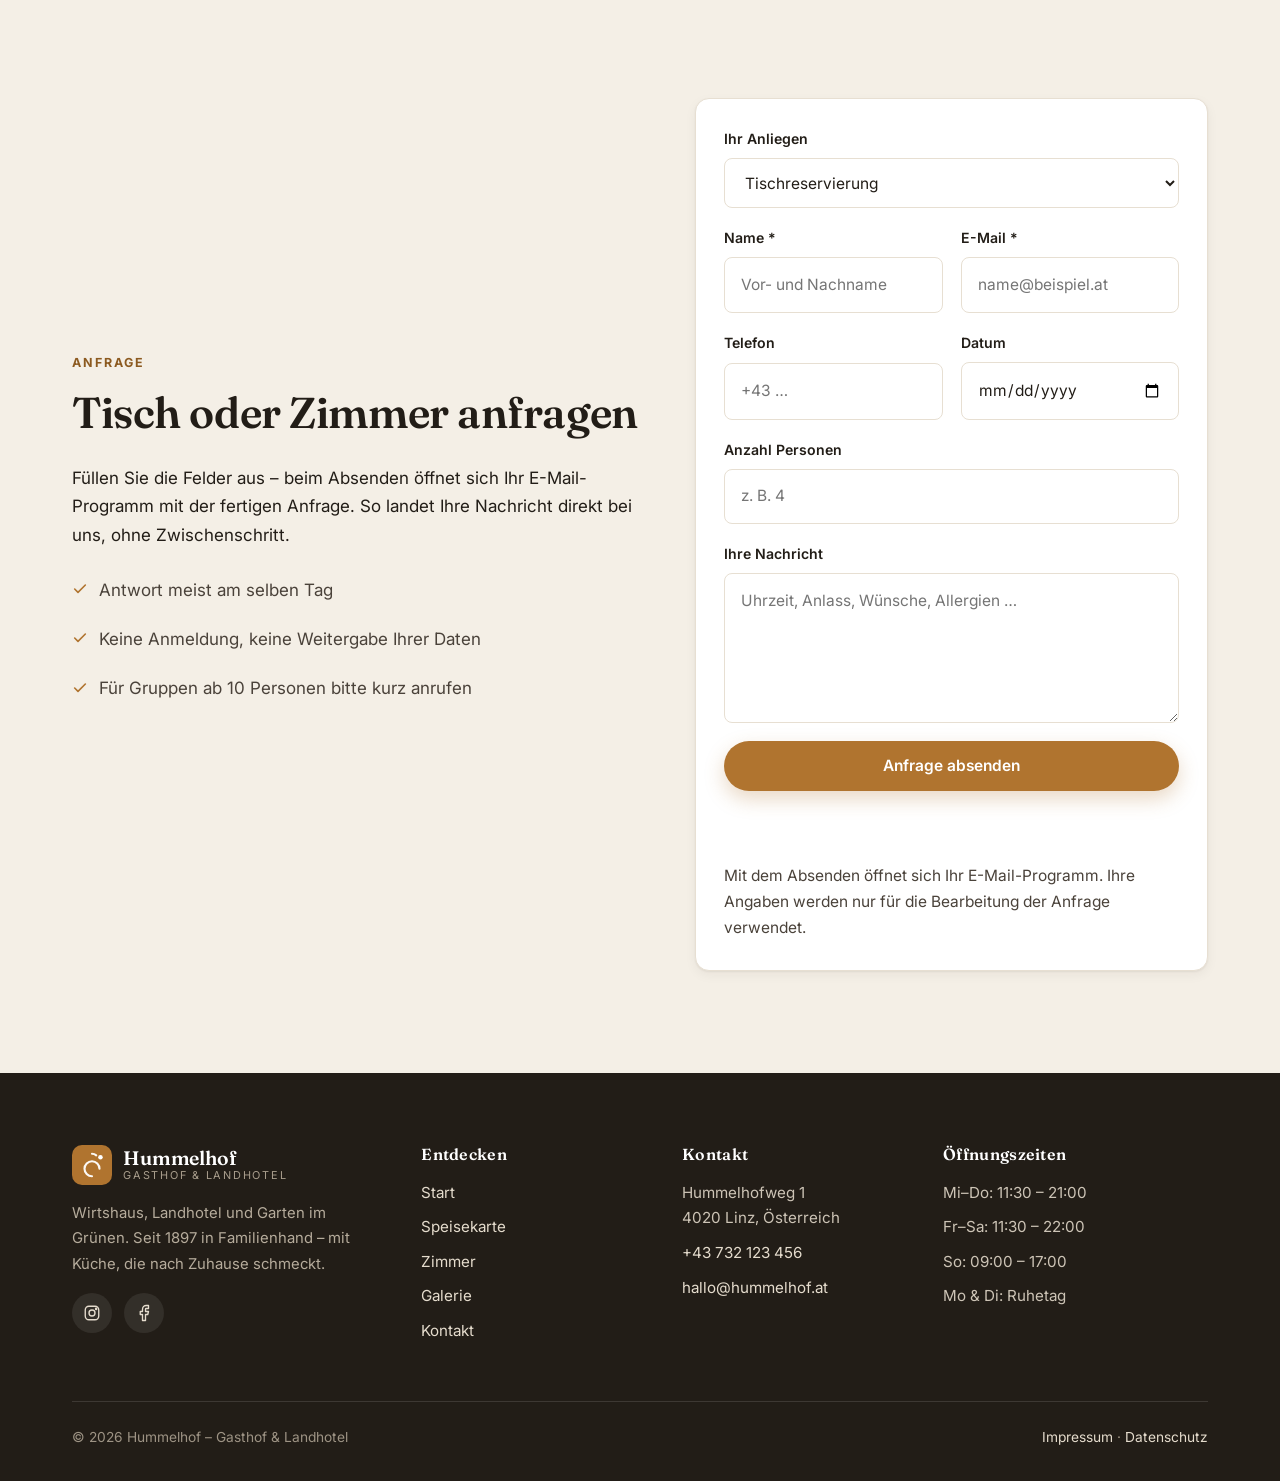
<file: kontakt.html>
<!DOCTYPE html>
<html lang="de">
<head>
  <meta charset="utf-8">
  <meta name="viewport" content="width=device-width, initial-scale=1">
  <title>Kontakt &amp; Reservierung – Hummelhof</title>
  <meta name="description" content="Kontakt zum Hummelhof: Adresse, Telefon, Öffnungszeiten, Anfahrt – und das Formular für Tisch- und Zimmeranfragen.">
  <link rel="canonical" href="https://www.hummelhof.at/kontakt.html">
  <meta name="theme-color" content="#fbf8f3">
  <link rel="icon" href="assets/img/favicon.svg" type="image/svg+xml">

  <link rel="preconnect" href="https://fonts.googleapis.com">
  <link rel="preconnect" href="https://fonts.gstatic.com" crossorigin>
  <link href="https://fonts.googleapis.com/css2?family=Fraunces:opsz,wght@9..144,400;9..144,600;9..144,700&family=Inter:wght@400;500;600;700&display=swap" rel="stylesheet">
  <link rel="stylesheet" href="assets/css/styles.css">
</head>
<body>
  <a class="skip-link" href="#main">Zum Inhalt springen</a>

  <header class="site-header">
    <div class="container">
      <nav class="nav" aria-label="Hauptnavigation">
        <a class="brand" href="index.html">
          <svg class="brand__mark" viewBox="0 0 64 64" aria-hidden="true" focusable="false">
            <defs>
              <linearGradient id="brandGrad" x1="0" y1="0" x2="1" y2="1">
                <stop offset="0" stop-color="#c98a3c"/><stop offset="1" stop-color="#8c5a20"/>
              </linearGradient>
            </defs>
            <rect width="64" height="64" rx="16" fill="url(#brandGrad)"/>
            <path d="M32 14c2.6 0 5 1 6.8 2.6M32 50c-6.6 0-12-5.4-12-12s5.4-12 12-12 12 5.4 12 12" fill="none" stroke="#fff" stroke-width="3.4" stroke-linecap="round" opacity=".95"/>
            <circle cx="45.5" cy="19.5" r="3.6" fill="#fff"/>
            <circle cx="24" cy="40.5" r="2.6" fill="#fff" opacity=".8"/>
          </svg>
          <span class="brand__text">
            <span class="brand__name">Hummelhof</span>
            <span class="brand__sub">Gasthof &amp; Landhotel</span>
          </span>
        </a>

        <ul class="nav__menu" id="nav-menu">
          <li><a class="nav__link" href="index.html">Start</a></li>
          <li><a class="nav__link" href="speisekarte.html">Speisekarte</a></li>
          <li><a class="nav__link" href="zimmer.html">Zimmer</a></li>
          <li><a class="nav__link" href="galerie.html">Galerie</a></li>
          <li><a class="nav__link" href="kontakt.html" aria-current="page">Kontakt</a></li>
          <li><a class="btn btn--primary btn--sm nav__cta" href="#reservierung">Tisch reservieren</a></li>
        </ul>

        <a class="nav__phone" href="tel:+43732123456">+43 732 123 456</a>

        <button class="nav__toggle" type="button" aria-expanded="false" aria-controls="nav-menu" aria-label="Menü öffnen">
          <span></span>
        </button>
      </nav>
    </div>
  </header>

  <main id="main">

    <section class="page-hero">
      <div class="page-hero__bg">
        <img src="assets/img/gallery-terrasse.jpg" alt="" width="1024" height="768" loading="lazy" decoding="async" aria-hidden="true">
      </div>
      <div class="container">
        <span class="badge badge--light">Wir sind für Sie da</span>
        <h1>Kontakt &amp; Reservierung</h1>
        <p>
          Am schnellsten geht es telefonisch. Sie können uns aber auch das
          Formular unten schicken – wir antworten meist noch am selben Tag.
        </p>
        <div class="btn-row mt-2">
          <a class="btn btn--primary" href="tel:+43732123456">Jetzt anrufen</a>
          <a class="btn btn--light" href="#reservierung">Zum Formular</a>
        </div>
      </div>
    </section>

    <section class="section">
      <div class="container">
        <div class="grid grid--split">
          <div class="reveal">
            <span class="eyebrow">Kontaktdaten</span>
            <h2>So erreichen Sie uns</h2>

            <ul class="info-list mt-2">
              <li>
                <svg width="19" height="19" viewBox="0 0 24 24" fill="none" stroke="currentColor" stroke-width="1.8" stroke-linecap="round" stroke-linejoin="round" aria-hidden="true"><path d="M20 10c0 6-8 12-8 12s-8-6-8-12a8 8 0 0 1 16 0Z"/><circle cx="12" cy="10" r="3"/></svg>
                <span>
                  <strong>Adresse</strong>
                  Hummelhofweg 1<br>4020 Linz, Oberösterreich, Österreich
                </span>
              </li>
              <li>
                <svg width="19" height="19" viewBox="0 0 24 24" fill="none" stroke="currentColor" stroke-width="1.8" stroke-linecap="round" stroke-linejoin="round" aria-hidden="true"><path d="M22 16.9v3a2 2 0 0 1-2.2 2 19.8 19.8 0 0 1-8.6-3.1 19.5 19.5 0 0 1-6-6A19.8 19.8 0 0 1 2.1 4.2 2 2 0 0 1 4.1 2h3a2 2 0 0 1 2 1.7c.1 1 .4 2 .7 2.9a2 2 0 0 1-.5 2.1L8.1 9.9a16 16 0 0 0 6 6l1.2-1.2a2 2 0 0 1 2.1-.5c.9.3 1.9.6 2.9.7a2 2 0 0 1 1.7 2Z"/></svg>
                <span>
                  <strong>Telefon</strong>
                  <a href="tel:+43732123456">+43 732 123 456</a> – Tisch, Zimmer und alles andere
                </span>
              </li>
              <li>
                <svg width="19" height="19" viewBox="0 0 24 24" fill="none" stroke="currentColor" stroke-width="1.8" stroke-linecap="round" stroke-linejoin="round" aria-hidden="true"><rect x="2" y="4" width="20" height="16" rx="2"/><path d="m2 7 10 6 10-6"/></svg>
                <span>
                  <strong>E-Mail</strong>
                  <a href="mailto:hallo@hummelhof.at">hallo@hummelhof.at</a>
                </span>
              </li>
            </ul>

            <table class="hours mt-3" data-hours>
              <caption class="eyebrow" style="text-align:left;">Öffnungszeiten Küche</caption>
              <tbody>
                <tr data-day="1"><th scope="row">Montag</th><td class="is-closed">Ruhetag</td></tr>
                <tr data-day="2"><th scope="row">Dienstag</th><td class="is-closed">Ruhetag</td></tr>
                <tr data-day="3"><th scope="row">Mittwoch</th><td>11:30 – 21:00</td></tr>
                <tr data-day="4"><th scope="row">Donnerstag</th><td>11:30 – 21:00</td></tr>
                <tr data-day="5"><th scope="row">Freitag</th><td>11:30 – 22:00</td></tr>
                <tr data-day="6"><th scope="row">Samstag</th><td>11:30 – 22:00</td></tr>
                <tr data-day="0"><th scope="row">Sonntag</th><td>09:00 – 17:00</td></tr>
              </tbody>
            </table>
            <p class="form__hint mt-2">Küche bis 30 Minuten vor Schluss. Am Sonntag gibt es
               den ganzen Tag warme Küche – dafür schließt das Haus um 17:00 Uhr.</p>
          </div>

          <div class="stack reveal" data-delay="1">
            <div class="map-card">
              <div>
                <span class="badge">Anfahrt</span>
                <h3 class="mt-2">Zehn Minuten von der Stadt</h3>
                <p class="mb-0">Über die B127 bis zur Abzweigung Hummelhofweg,
                   dann 800 Meter bergauf. Bushaltestelle „Hummelhof“ liegt fünf
                   Minuten zu Fuß entfernt.</p>
                <div class="btn-row mt-2" style="justify-content:center;">
                  <a class="btn btn--dark btn--sm" href="https://www.google.com/maps/search/?api=1&amp;query=Hummelhofweg+1%2C+4020+Linz" target="_blank" rel="noopener">Route in Google Maps</a>
                </div>
              </div>
            </div>

            <div class="card">
              <h3>Anfahrt im Detail</h3>
              <ul class="feature-list">
                <li><svg width="16" height="16" viewBox="0 0 24 24" fill="none" stroke="currentColor" stroke-width="2.4" stroke-linecap="round" stroke-linejoin="round" aria-hidden="true"><path d="m20 6-11 11-5-5"/></svg> <span><strong>Mit dem Auto:</strong> A7 Abfahrt Linz-Hummelhof, dann der Beschilderung folgen. Parkplätze direkt vor dem Haus.</span></li>
                <li><svg width="16" height="16" viewBox="0 0 24 24" fill="none" stroke="currentColor" stroke-width="2.4" stroke-linecap="round" stroke-linejoin="round" aria-hidden="true"><path d="m20 6-11 11-5-5"/></svg> <span><strong>Mit dem Bus:</strong> Linien 41 und 43, Haltestelle Hummelhof, 5 Minuten zu Fuß.</span></li>
                <li><svg width="16" height="16" viewBox="0 0 24 24" fill="none" stroke="currentColor" stroke-width="2.4" stroke-linecap="round" stroke-linejoin="round" aria-hidden="true"><path d="m20 6-11 11-5-5"/></svg> <span><strong>Mit dem Rad:</strong> Der Mühlviertel-Radweg führt 1,5 km am Hof vorbei. Überdachte Abstellplätze vorhanden.</span></li>
              </ul>
            </div>
          </div>
        </div>
      </div>
    </section>

    <!-- Reservierung -->
    <section class="section section--paper" id="reservierung" aria-labelledby="form-title">
      <div class="container">
        <div class="grid grid--split">
          <div class="reveal">
            <span class="eyebrow">Anfrage</span>
            <h2 id="form-title">Tisch oder Zimmer anfragen</h2>
            <p>
              Füllen Sie die Felder aus – beim Absenden öffnet sich Ihr
              E-Mail-Programm mit der fertigen Anfrage. So landet Ihre Nachricht
              direkt bei uns, ohne Zwischenschritt.
            </p>
            <ul class="feature-list mt-2">
              <li><svg width="16" height="16" viewBox="0 0 24 24" fill="none" stroke="currentColor" stroke-width="2.4" stroke-linecap="round" stroke-linejoin="round" aria-hidden="true"><path d="m20 6-11 11-5-5"/></svg> Antwort meist am selben Tag</li>
              <li><svg width="16" height="16" viewBox="0 0 24 24" fill="none" stroke="currentColor" stroke-width="2.4" stroke-linecap="round" stroke-linejoin="round" aria-hidden="true"><path d="m20 6-11 11-5-5"/></svg> Keine Anmeldung, keine Weitergabe Ihrer Daten</li>
              <li><svg width="16" height="16" viewBox="0 0 24 24" fill="none" stroke="currentColor" stroke-width="2.4" stroke-linecap="round" stroke-linejoin="round" aria-hidden="true"><path d="m20 6-11 11-5-5"/></svg> Für Gruppen ab 10 Personen bitte kurz anrufen</li>
            </ul>
          </div>

          <form class="card form reveal" data-contact-form data-mailto="hallo@hummelhof.at" data-delay="1">
            <div class="field">
              <label for="topic">Ihr Anliegen</label>
              <select id="topic" name="topic">
                <option>Tischreservierung</option>
                <option>Zimmeranfrage</option>
                <option>Feier oder Gruppe</option>
                <option>Sonstige Frage</option>
              </select>
            </div>

            <div class="form__row">
              <div class="field">
                <label for="name">Name *</label>
                <input id="name" name="name" type="text" autocomplete="name" required placeholder="Vor- und Nachname">
              </div>
              <div class="field">
                <label for="email">E-Mail *</label>
                <input id="email" name="email" type="email" autocomplete="email" required placeholder="name@beispiel.at">
              </div>
            </div>

            <div class="form__row">
              <div class="field">
                <label for="phone">Telefon</label>
                <input id="phone" name="phone" type="tel" autocomplete="tel" placeholder="+43 …">
              </div>
              <div class="field">
                <label for="date">Datum</label>
                <input id="date" name="date" type="date">
              </div>
            </div>

            <div class="field">
              <label for="guests">Anzahl Personen</label>
              <input id="guests" name="guests" type="number" min="1" max="60" step="1" placeholder="z. B. 4">
            </div>

            <div class="field">
              <label for="message">Ihre Nachricht</label>
              <textarea id="message" name="message" placeholder="Uhrzeit, Anlass, Wünsche, Allergien …"></textarea>
            </div>

            <button class="btn btn--primary btn--block" type="submit">Anfrage absenden</button>
            <p class="form__status" role="status" aria-live="polite"></p>
            <p class="form__hint">Mit dem Absenden öffnet sich Ihr E-Mail-Programm.
               Ihre Angaben werden nur für die Bearbeitung der Anfrage verwendet.</p>
          </form>
        </div>
      </div>
    </section>

  </main>

  <footer class="site-footer">
    <div class="container">
      <div class="footer__grid">
        <div class="footer__brand">
          <a class="brand" href="index.html">
            <svg class="brand__mark" viewBox="0 0 64 64" aria-hidden="true" focusable="false">
              <rect width="64" height="64" rx="16" fill="#b0742f"/>
              <path d="M32 14c2.6 0 5 1 6.8 2.6M32 50c-6.6 0-12-5.4-12-12s5.4-12 12-12 12 5.4 12 12" fill="none" stroke="#fff" stroke-width="3.4" stroke-linecap="round" opacity=".95"/>
              <circle cx="45.5" cy="19.5" r="3.6" fill="#fff"/>
            </svg>
            <span class="brand__text">
              <span class="brand__name">Hummelhof</span>
              <span class="brand__sub">Gasthof &amp; Landhotel</span>
            </span>
          </a>
          <p>Wirtshaus, Landhotel und Garten im Grünen. Seit 1897 in
             Familienhand – mit Küche, die nach Zuhause schmeckt.</p>
          <div class="footer__social">
            <a href="#" aria-label="Instagram">
              <svg width="18" height="18" viewBox="0 0 24 24" fill="none" stroke="currentColor" stroke-width="1.8" stroke-linecap="round" stroke-linejoin="round" aria-hidden="true"><rect x="3" y="3" width="18" height="18" rx="5"/><circle cx="12" cy="12" r="4"/><circle cx="17.5" cy="6.5" r=".8" fill="currentColor"/></svg>
            </a>
            <a href="#" aria-label="Facebook">
              <svg width="18" height="18" viewBox="0 0 24 24" fill="none" stroke="currentColor" stroke-width="1.8" stroke-linecap="round" stroke-linejoin="round" aria-hidden="true"><path d="M18 2h-3a5 5 0 0 0-5 5v3H7v4h3v8h4v-8h3l1-4h-4V7a1 1 0 0 1 1-1h3Z"/></svg>
            </a>
          </div>
        </div>

        <div>
          <h4>Entdecken</h4>
          <ul class="footer__list">
            <li><a href="index.html">Start</a></li>
            <li><a href="speisekarte.html">Speisekarte</a></li>
            <li><a href="zimmer.html">Zimmer</a></li>
            <li><a href="galerie.html">Galerie</a></li>
            <li><a href="kontakt.html">Kontakt</a></li>
          </ul>
        </div>

        <div>
          <h4>Kontakt</h4>
          <ul class="footer__list">
            <li>Hummelhofweg 1<br>4020 Linz, Österreich</li>
            <li><a href="tel:+43732123456">+43 732 123 456</a></li>
            <li><a href="mailto:hallo@hummelhof.at">hallo@hummelhof.at</a></li>
          </ul>
        </div>

        <div>
          <h4>Öffnungszeiten</h4>
          <ul class="footer__list">
            <li>Mi–Do: 11:30 – 21:00</li>
            <li>Fr–Sa: 11:30 – 22:00</li>
            <li>So: 09:00 – 17:00</li>
            <li>Mo &amp; Di: Ruhetag</li>
          </ul>
        </div>
      </div>

      <div class="footer__bottom">
        <span>© <span data-year>2026</span> Hummelhof – Gasthof &amp; Landhotel</span>
        <span>
          <a href="impressum.html">Impressum</a> ·
          <a href="datenschutz.html">Datenschutz</a>
        </span>
      </div>
    </div>
  </footer>

  <script src="assets/js/main.js" defer></script>
</body>
</html>
</file>
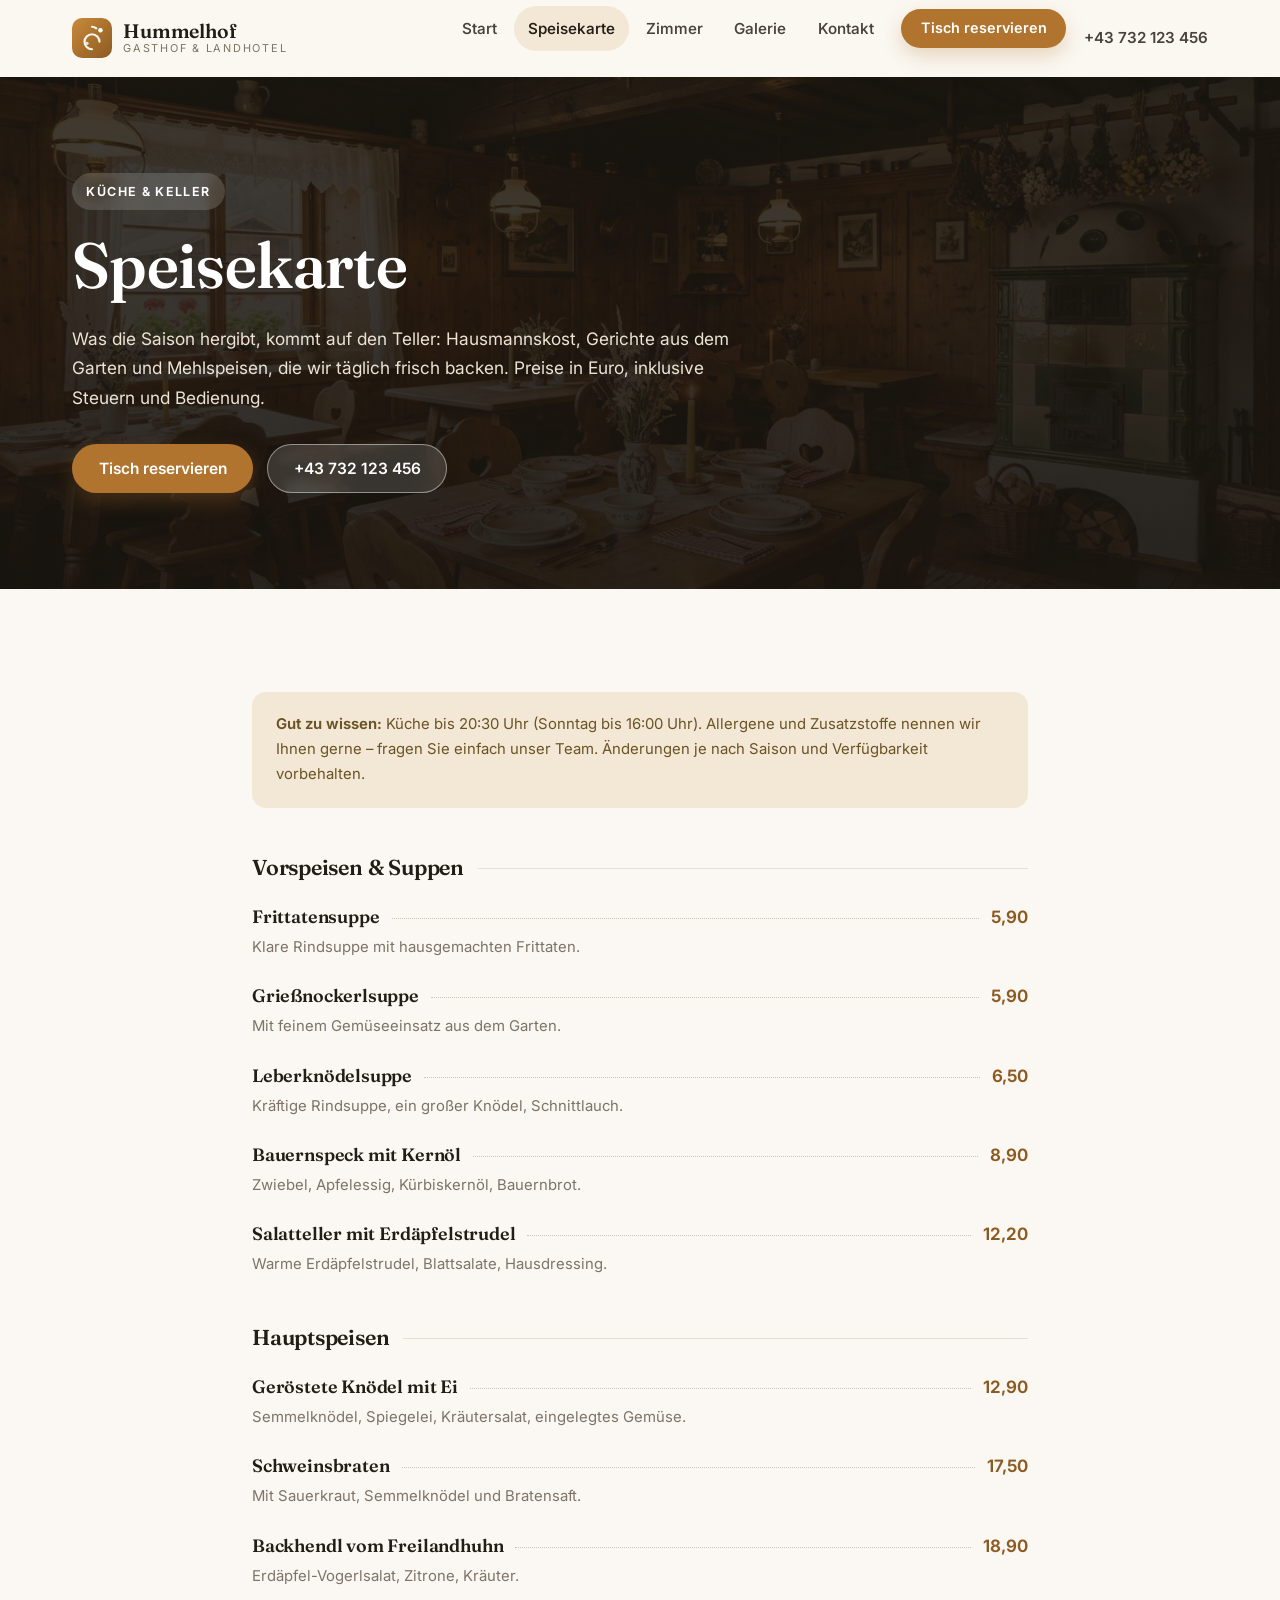
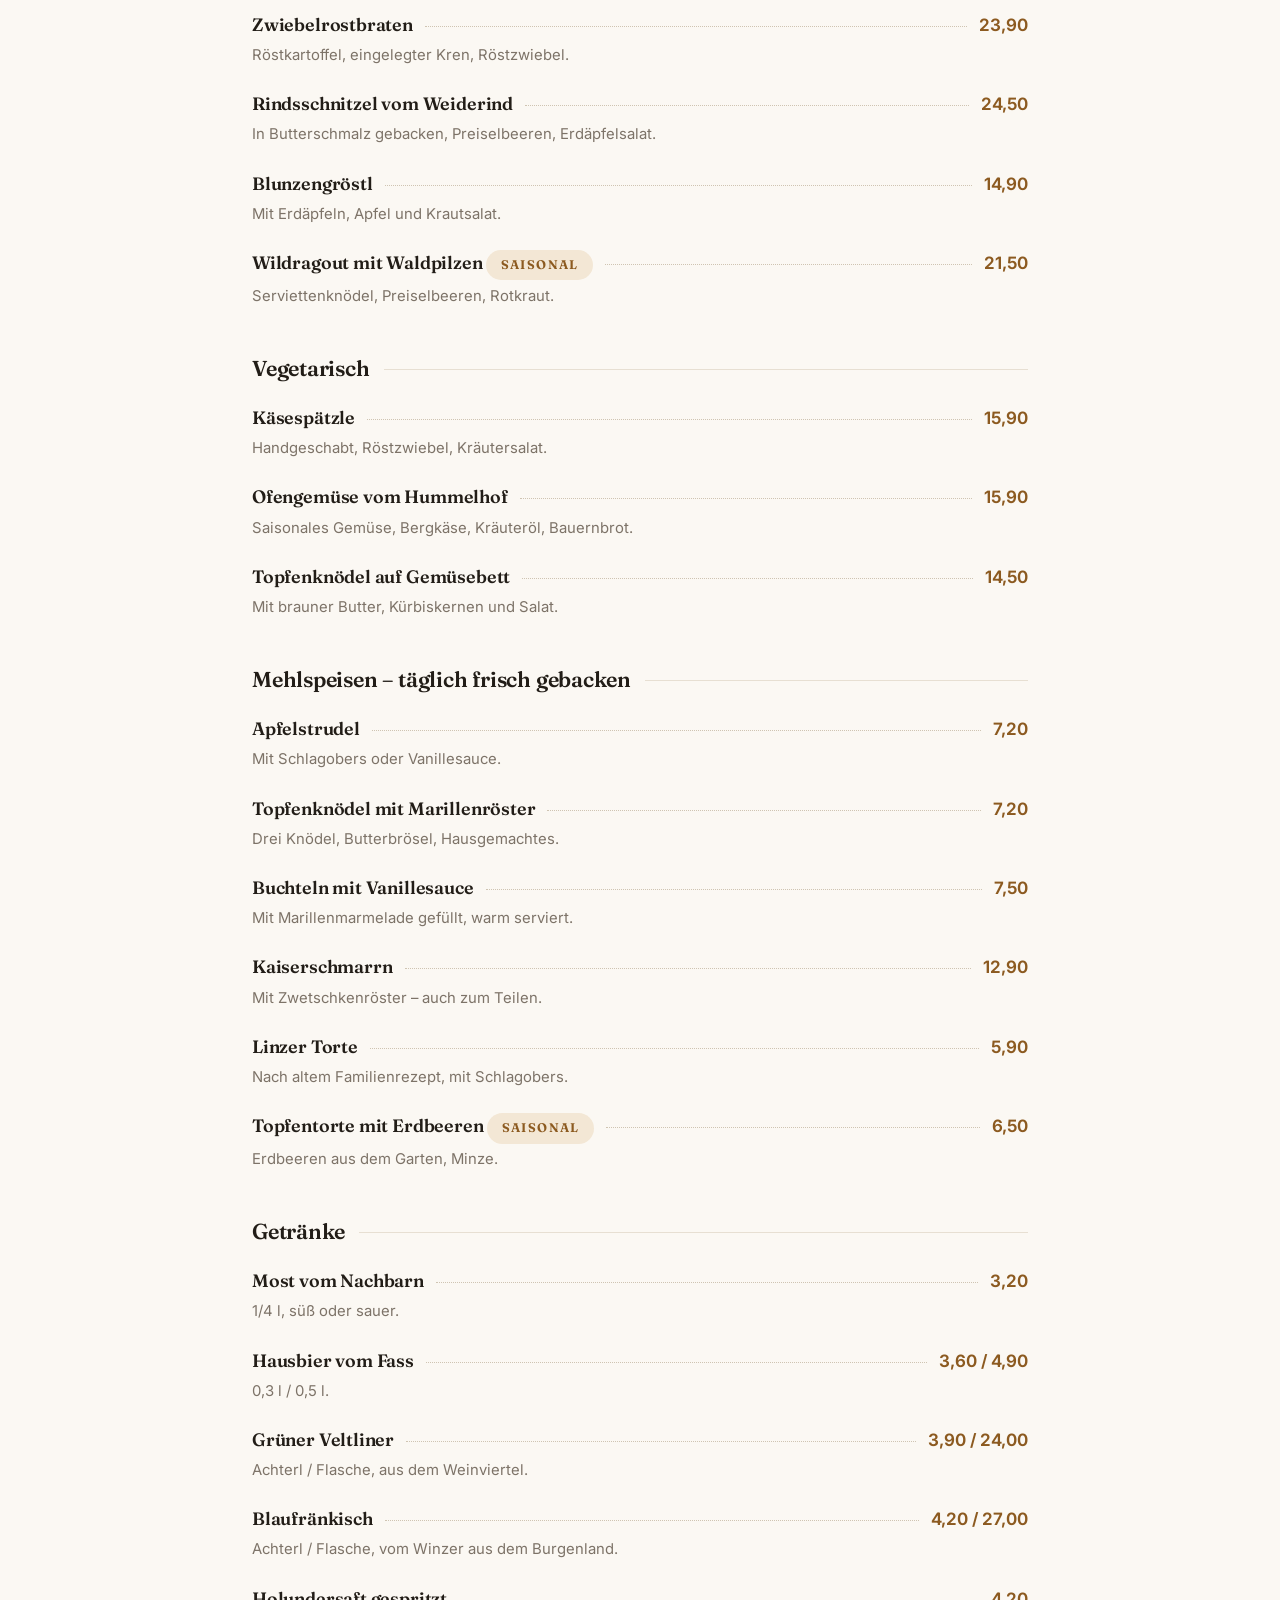
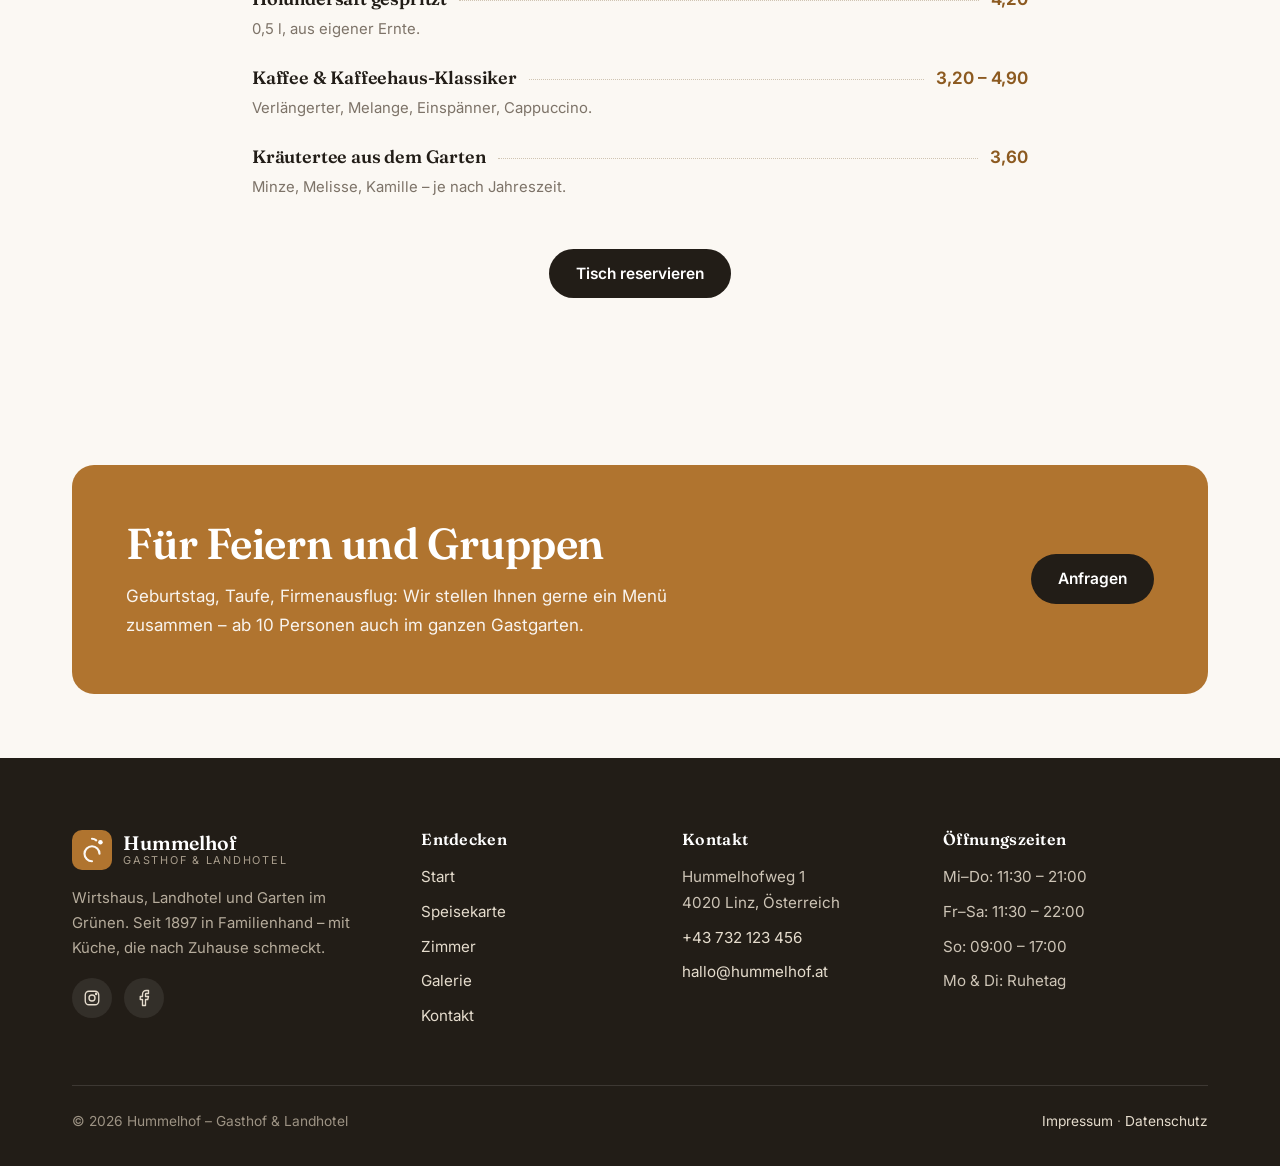
<file: speisekarte.html>
<!DOCTYPE html>
<html lang="de">
<head>
  <meta charset="utf-8">
  <meta name="viewport" content="width=device-width, initial-scale=1">
  <title>Speisekarte – Hummelhof</title>
  <meta name="description" content="Unsere Speisekarte: Vorspeisen, Hausmannskost, Mehlspeisen und Getränke aus der Region – im Hummelhof in Oberösterreich.">
  <link rel="canonical" href="https://www.hummelhof.at/speisekarte.html">
  <meta name="theme-color" content="#fbf8f3">
  <link rel="icon" href="assets/img/favicon.svg" type="image/svg+xml">

  <link rel="preconnect" href="https://fonts.googleapis.com">
  <link rel="preconnect" href="https://fonts.gstatic.com" crossorigin>
  <link href="https://fonts.googleapis.com/css2?family=Fraunces:opsz,wght@9..144,400;9..144,600;9..144,700&family=Inter:wght@400;500;600;700&display=swap" rel="stylesheet">
  <link rel="stylesheet" href="assets/css/styles.css">
</head>
<body>
  <a class="skip-link" href="#main">Zum Inhalt springen</a>

  <header class="site-header">
    <div class="container">
      <nav class="nav" aria-label="Hauptnavigation">
        <a class="brand" href="index.html">
          <svg class="brand__mark" viewBox="0 0 64 64" aria-hidden="true" focusable="false">
            <defs>
              <linearGradient id="brandGrad" x1="0" y1="0" x2="1" y2="1">
                <stop offset="0" stop-color="#c98a3c"/><stop offset="1" stop-color="#8c5a20"/>
              </linearGradient>
            </defs>
            <rect width="64" height="64" rx="16" fill="url(#brandGrad)"/>
            <path d="M32 14c2.6 0 5 1 6.8 2.6M32 50c-6.6 0-12-5.4-12-12s5.4-12 12-12 12 5.4 12 12" fill="none" stroke="#fff" stroke-width="3.4" stroke-linecap="round" opacity=".95"/>
            <circle cx="45.5" cy="19.5" r="3.6" fill="#fff"/>
            <circle cx="24" cy="40.5" r="2.6" fill="#fff" opacity=".8"/>
          </svg>
          <span class="brand__text">
            <span class="brand__name">Hummelhof</span>
            <span class="brand__sub">Gasthof &amp; Landhotel</span>
          </span>
        </a>

        <ul class="nav__menu" id="nav-menu">
          <li><a class="nav__link" href="index.html">Start</a></li>
          <li><a class="nav__link" href="speisekarte.html" aria-current="page">Speisekarte</a></li>
          <li><a class="nav__link" href="zimmer.html">Zimmer</a></li>
          <li><a class="nav__link" href="galerie.html">Galerie</a></li>
          <li><a class="nav__link" href="kontakt.html">Kontakt</a></li>
          <li><a class="btn btn--primary btn--sm nav__cta" href="kontakt.html#reservierung">Tisch reservieren</a></li>
        </ul>

        <a class="nav__phone" href="tel:+43732123456">+43 732 123 456</a>

        <button class="nav__toggle" type="button" aria-expanded="false" aria-controls="nav-menu" aria-label="Menü öffnen">
          <span></span>
        </button>
      </nav>
    </div>
  </header>

  <main id="main">

    <section class="page-hero">
      <div class="page-hero__bg">
        <img src="assets/img/gallery-stube.jpg" alt="" width="1024" height="768" loading="lazy" decoding="async" aria-hidden="true">
      </div>
      <div class="container">
        <span class="badge badge--light">Küche &amp; Keller</span>
        <h1>Speisekarte</h1>
        <p>
          Was die Saison hergibt, kommt auf den Teller: Hausmannskost,
          Gerichte aus dem Garten und Mehlspeisen, die wir täglich frisch
          backen. Preise in Euro, inklusive Steuern und Bedienung.
        </p>
        <div class="btn-row mt-2">
          <a class="btn btn--primary" href="kontakt.html#reservierung">Tisch reservieren</a>
          <a class="btn btn--light" href="tel:+43732123456">+43 732 123 456</a>
        </div>
      </div>
    </section>

    <section class="section">
      <div class="container container--narrow">

        <div class="menu-note reveal">
          <strong>Gut zu wissen:</strong> Küche bis 20:30 Uhr (Sonntag bis 16:00 Uhr).
          Allergene und Zusatzstoffe nennen wir Ihnen gerne – fragen Sie einfach
          unser Team. Änderungen je nach Saison und Verfügbarkeit vorbehalten.
        </div>

        <!-- Vorspeisen -->
        <div class="menu-cat mt-3 reveal">
          <h3>Vorspeisen &amp; Suppen</h3>
          <div class="menu-list">
            <div class="dish">
              <div class="dish__body">
                <div class="dish__head">
                  <h4 class="dish__name">Frittatensuppe</h4>
                  <span class="dish__dots"></span>
                  <span class="dish__price">5,90</span>
                </div>
                <p class="dish__desc">Klare Rindsuppe mit hausgemachten Frittaten.</p>
              </div>
            </div>
            <div class="dish">
              <div class="dish__body">
                <div class="dish__head">
                  <h4 class="dish__name">Grießnockerlsuppe</h4>
                  <span class="dish__dots"></span>
                  <span class="dish__price">5,90</span>
                </div>
                <p class="dish__desc">Mit feinem Gemüseeinsatz aus dem Garten.</p>
              </div>
            </div>
            <div class="dish">
              <div class="dish__body">
                <div class="dish__head">
                  <h4 class="dish__name">Leberknödelsuppe</h4>
                  <span class="dish__dots"></span>
                  <span class="dish__price">6,50</span>
                </div>
                <p class="dish__desc">Kräftige Rindsuppe, ein großer Knödel, Schnittlauch.</p>
              </div>
            </div>
            <div class="dish">
              <div class="dish__body">
                <div class="dish__head">
                  <h4 class="dish__name">Bauernspeck mit Kernöl</h4>
                  <span class="dish__dots"></span>
                  <span class="dish__price">8,90</span>
                </div>
                <p class="dish__desc">Zwiebel, Apfelessig, Kürbiskernöl, Bauernbrot.</p>
              </div>
            </div>
            <div class="dish">
              <div class="dish__body">
                <div class="dish__head">
                  <h4 class="dish__name">Salatteller mit Erdäpfelstrudel</h4>
                  <span class="dish__dots"></span>
                  <span class="dish__price">12,20</span>
                </div>
                <p class="dish__desc">Warme Erdäpfelstrudel, Blattsalate, Hausdressing.</p>
              </div>
            </div>
          </div>
        </div>

        <!-- Hauptspeisen -->
        <div class="menu-cat reveal">
          <h3>Hauptspeisen</h3>
          <div class="menu-list">
            <div class="dish">
              <div class="dish__body">
                <div class="dish__head">
                  <h4 class="dish__name">Geröstete Knödel mit Ei</h4>
                  <span class="dish__dots"></span>
                  <span class="dish__price">12,90</span>
                </div>
                <p class="dish__desc">Semmelknödel, Spiegelei, Kräutersalat, eingelegtes Gemüse.</p>
              </div>
            </div>
            <div class="dish">
              <div class="dish__body">
                <div class="dish__head">
                  <h4 class="dish__name">Schweinsbraten</h4>
                  <span class="dish__dots"></span>
                  <span class="dish__price">17,50</span>
                </div>
                <p class="dish__desc">Mit Sauerkraut, Semmelknödel und Bratensaft.</p>
              </div>
            </div>
            <div class="dish">
              <div class="dish__body">
                <div class="dish__head">
                  <h4 class="dish__name">Backhendl vom Freilandhuhn</h4>
                  <span class="dish__dots"></span>
                  <span class="dish__price">18,90</span>
                </div>
                <p class="dish__desc">Erdäpfel-Vogerlsalat, Zitrone, Kräuter.</p>
              </div>
            </div>
            <div class="dish">
              <div class="dish__body">
                <div class="dish__head">
                  <h4 class="dish__name">Zwiebelrostbraten</h4>
                  <span class="dish__dots"></span>
                  <span class="dish__price">23,90</span>
                </div>
                <p class="dish__desc">Röstkartoffel, eingelegter Kren, Röstzwiebel.</p>
              </div>
            </div>
            <div class="dish">
              <div class="dish__body">
                <div class="dish__head">
                  <h4 class="dish__name">Rindsschnitzel vom Weiderind</h4>
                  <span class="dish__dots"></span>
                  <span class="dish__price">24,50</span>
                </div>
                <p class="dish__desc">In Butterschmalz gebacken, Preiselbeeren, Erdäpfelsalat.</p>
              </div>
            </div>
            <div class="dish">
              <div class="dish__body">
                <div class="dish__head">
                  <h4 class="dish__name">Blunzengröstl</h4>
                  <span class="dish__dots"></span>
                  <span class="dish__price">14,90</span>
                </div>
                <p class="dish__desc">Mit Erdäpfeln, Apfel und Krautsalat.</p>
              </div>
            </div>
            <div class="dish">
              <div class="dish__body">
                <div class="dish__head">
                  <h4 class="dish__name">Wildragout mit Waldpilzen <span class="badge">saisonal</span></h4>
                  <span class="dish__dots"></span>
                  <span class="dish__price">21,50</span>
                </div>
                <p class="dish__desc">Serviettenknödel, Preiselbeeren, Rotkraut.</p>
              </div>
            </div>
          </div>
        </div>

        <!-- Vegetarisch -->
        <div class="menu-cat reveal">
          <h3>Vegetarisch</h3>
          <div class="menu-list">
            <div class="dish">
              <div class="dish__body">
                <div class="dish__head">
                  <h4 class="dish__name">Käsespätzle</h4>
                  <span class="dish__dots"></span>
                  <span class="dish__price">15,90</span>
                </div>
                <p class="dish__desc">Handgeschabt, Röstzwiebel, Kräutersalat.</p>
              </div>
            </div>
            <div class="dish">
              <div class="dish__body">
                <div class="dish__head">
                  <h4 class="dish__name">Ofengemüse vom Hummelhof</h4>
                  <span class="dish__dots"></span>
                  <span class="dish__price">15,90</span>
                </div>
                <p class="dish__desc">Saisonales Gemüse, Bergkäse, Kräuteröl, Bauernbrot.</p>
              </div>
            </div>
            <div class="dish">
              <div class="dish__body">
                <div class="dish__head">
                  <h4 class="dish__name">Topfenknödel auf Gemüsebett</h4>
                  <span class="dish__dots"></span>
                  <span class="dish__price">14,50</span>
                </div>
                <p class="dish__desc">Mit brauner Butter, Kürbiskernen und Salat.</p>
              </div>
            </div>
          </div>
        </div>

        <!-- Mehlspeisen -->
        <div class="menu-cat reveal">
          <h3>Mehlspeisen – täglich frisch gebacken</h3>
          <div class="menu-list">
            <div class="dish">
              <div class="dish__body">
                <div class="dish__head">
                  <h4 class="dish__name">Apfelstrudel</h4>
                  <span class="dish__dots"></span>
                  <span class="dish__price">7,20</span>
                </div>
                <p class="dish__desc">Mit Schlagobers oder Vanillesauce.</p>
              </div>
            </div>
            <div class="dish">
              <div class="dish__body">
                <div class="dish__head">
                  <h4 class="dish__name">Topfenknödel mit Marillenröster</h4>
                  <span class="dish__dots"></span>
                  <span class="dish__price">7,20</span>
                </div>
                <p class="dish__desc">Drei Knödel, Butterbrösel, Hausgemachtes.</p>
              </div>
            </div>
            <div class="dish">
              <div class="dish__body">
                <div class="dish__head">
                  <h4 class="dish__name">Buchteln mit Vanillesauce</h4>
                  <span class="dish__dots"></span>
                  <span class="dish__price">7,50</span>
                </div>
                <p class="dish__desc">Mit Marillenmarmelade gefüllt, warm serviert.</p>
              </div>
            </div>
            <div class="dish">
              <div class="dish__body">
                <div class="dish__head">
                  <h4 class="dish__name">Kaiserschmarrn</h4>
                  <span class="dish__dots"></span>
                  <span class="dish__price">12,90</span>
                </div>
                <p class="dish__desc">Mit Zwetschkenröster – auch zum Teilen.</p>
              </div>
            </div>
            <div class="dish">
              <div class="dish__body">
                <div class="dish__head">
                  <h4 class="dish__name">Linzer Torte</h4>
                  <span class="dish__dots"></span>
                  <span class="dish__price">5,90</span>
                </div>
                <p class="dish__desc">Nach altem Familienrezept, mit Schlagobers.</p>
              </div>
            </div>
            <div class="dish">
              <div class="dish__body">
                <div class="dish__head">
                  <h4 class="dish__name">Topfentorte mit Erdbeeren <span class="badge">saisonal</span></h4>
                  <span class="dish__dots"></span>
                  <span class="dish__price">6,50</span>
                </div>
                <p class="dish__desc">Erdbeeren aus dem Garten, Minze.</p>
              </div>
            </div>
          </div>
        </div>

        <!-- Getränke -->
        <div class="menu-cat reveal">
          <h3>Getränke</h3>
          <div class="menu-list">
            <div class="dish">
              <div class="dish__body">
                <div class="dish__head">
                  <h4 class="dish__name">Most vom Nachbarn</h4>
                  <span class="dish__dots"></span>
                  <span class="dish__price">3,20</span>
                </div>
                <p class="dish__desc">1/4 l, süß oder sauer.</p>
              </div>
            </div>
            <div class="dish">
              <div class="dish__body">
                <div class="dish__head">
                  <h4 class="dish__name">Hausbier vom Fass</h4>
                  <span class="dish__dots"></span>
                  <span class="dish__price">3,60 / 4,90</span>
                </div>
                <p class="dish__desc">0,3 l / 0,5 l.</p>
              </div>
            </div>
            <div class="dish">
              <div class="dish__body">
                <div class="dish__head">
                  <h4 class="dish__name">Grüner Veltliner</h4>
                  <span class="dish__dots"></span>
                  <span class="dish__price">3,90 / 24,00</span>
                </div>
                <p class="dish__desc">Achterl / Flasche, aus dem Weinviertel.</p>
              </div>
            </div>
            <div class="dish">
              <div class="dish__body">
                <div class="dish__head">
                  <h4 class="dish__name">Blaufränkisch</h4>
                  <span class="dish__dots"></span>
                  <span class="dish__price">4,20 / 27,00</span>
                </div>
                <p class="dish__desc">Achterl / Flasche, vom Winzer aus dem Burgenland.</p>
              </div>
            </div>
            <div class="dish">
              <div class="dish__body">
                <div class="dish__head">
                  <h4 class="dish__name">Holundersaft gespritzt</h4>
                  <span class="dish__dots"></span>
                  <span class="dish__price">4,20</span>
                </div>
                <p class="dish__desc">0,5 l, aus eigener Ernte.</p>
              </div>
            </div>
            <div class="dish">
              <div class="dish__body">
                <div class="dish__head">
                  <h4 class="dish__name">Kaffee &amp; Kaffeehaus-Klassiker</h4>
                  <span class="dish__dots"></span>
                  <span class="dish__price">3,20 – 4,90</span>
                </div>
                <p class="dish__desc">Verlängerter, Melange, Einspänner, Cappuccino.</p>
              </div>
            </div>
            <div class="dish">
              <div class="dish__body">
                <div class="dish__head">
                  <h4 class="dish__name">Kräutertee aus dem Garten</h4>
                  <span class="dish__dots"></span>
                  <span class="dish__price">3,60</span>
                </div>
                <p class="dish__desc">Minze, Melisse, Kamille – je nach Jahreszeit.</p>
              </div>
            </div>
          </div>
        </div>

        <div class="text-center mt-3 reveal">
          <a class="btn btn--dark" href="kontakt.html#reservierung">Tisch reservieren</a>
        </div>
      </div>
    </section>

    <section class="section section--tight">
      <div class="container">
        <div class="cta-band reveal">
          <div>
            <h2>Für Feiern und Gruppen</h2>
            <p>Geburtstag, Taufe, Firmenausflug: Wir stellen Ihnen gerne
               ein Menü zusammen – ab 10 Personen auch im ganzen Gastgarten.</p>
          </div>
          <div class="btn-row">
            <a class="btn btn--dark" href="kontakt.html">Anfragen</a>
          </div>
        </div>
      </div>
    </section>

  </main>

  <footer class="site-footer">
    <div class="container">
      <div class="footer__grid">
        <div class="footer__brand">
          <a class="brand" href="index.html">
            <svg class="brand__mark" viewBox="0 0 64 64" aria-hidden="true" focusable="false">
              <rect width="64" height="64" rx="16" fill="#b0742f"/>
              <path d="M32 14c2.6 0 5 1 6.8 2.6M32 50c-6.6 0-12-5.4-12-12s5.4-12 12-12 12 5.4 12 12" fill="none" stroke="#fff" stroke-width="3.4" stroke-linecap="round" opacity=".95"/>
              <circle cx="45.5" cy="19.5" r="3.6" fill="#fff"/>
            </svg>
            <span class="brand__text">
              <span class="brand__name">Hummelhof</span>
              <span class="brand__sub">Gasthof &amp; Landhotel</span>
            </span>
          </a>
          <p>Wirtshaus, Landhotel und Garten im Grünen. Seit 1897 in
             Familienhand – mit Küche, die nach Zuhause schmeckt.</p>
          <div class="footer__social">
            <a href="#" aria-label="Instagram">
              <svg width="18" height="18" viewBox="0 0 24 24" fill="none" stroke="currentColor" stroke-width="1.8" stroke-linecap="round" stroke-linejoin="round" aria-hidden="true"><rect x="3" y="3" width="18" height="18" rx="5"/><circle cx="12" cy="12" r="4"/><circle cx="17.5" cy="6.5" r=".8" fill="currentColor"/></svg>
            </a>
            <a href="#" aria-label="Facebook">
              <svg width="18" height="18" viewBox="0 0 24 24" fill="none" stroke="currentColor" stroke-width="1.8" stroke-linecap="round" stroke-linejoin="round" aria-hidden="true"><path d="M18 2h-3a5 5 0 0 0-5 5v3H7v4h3v8h4v-8h3l1-4h-4V7a1 1 0 0 1 1-1h3Z"/></svg>
            </a>
          </div>
        </div>

        <div>
          <h4>Entdecken</h4>
          <ul class="footer__list">
            <li><a href="index.html">Start</a></li>
            <li><a href="speisekarte.html">Speisekarte</a></li>
            <li><a href="zimmer.html">Zimmer</a></li>
            <li><a href="galerie.html">Galerie</a></li>
            <li><a href="kontakt.html">Kontakt</a></li>
          </ul>
        </div>

        <div>
          <h4>Kontakt</h4>
          <ul class="footer__list">
            <li>Hummelhofweg 1<br>4020 Linz, Österreich</li>
            <li><a href="tel:+43732123456">+43 732 123 456</a></li>
            <li><a href="mailto:hallo@hummelhof.at">hallo@hummelhof.at</a></li>
          </ul>
        </div>

        <div>
          <h4>Öffnungszeiten</h4>
          <ul class="footer__list">
            <li>Mi–Do: 11:30 – 21:00</li>
            <li>Fr–Sa: 11:30 – 22:00</li>
            <li>So: 09:00 – 17:00</li>
            <li>Mo &amp; Di: Ruhetag</li>
          </ul>
        </div>
      </div>

      <div class="footer__bottom">
        <span>© <span data-year>2026</span> Hummelhof – Gasthof &amp; Landhotel</span>
        <span>
          <a href="impressum.html">Impressum</a> ·
          <a href="datenschutz.html">Datenschutz</a>
        </span>
      </div>
    </div>
  </footer>

  <script src="assets/js/main.js" defer></script>
</body>
</html>
</file>
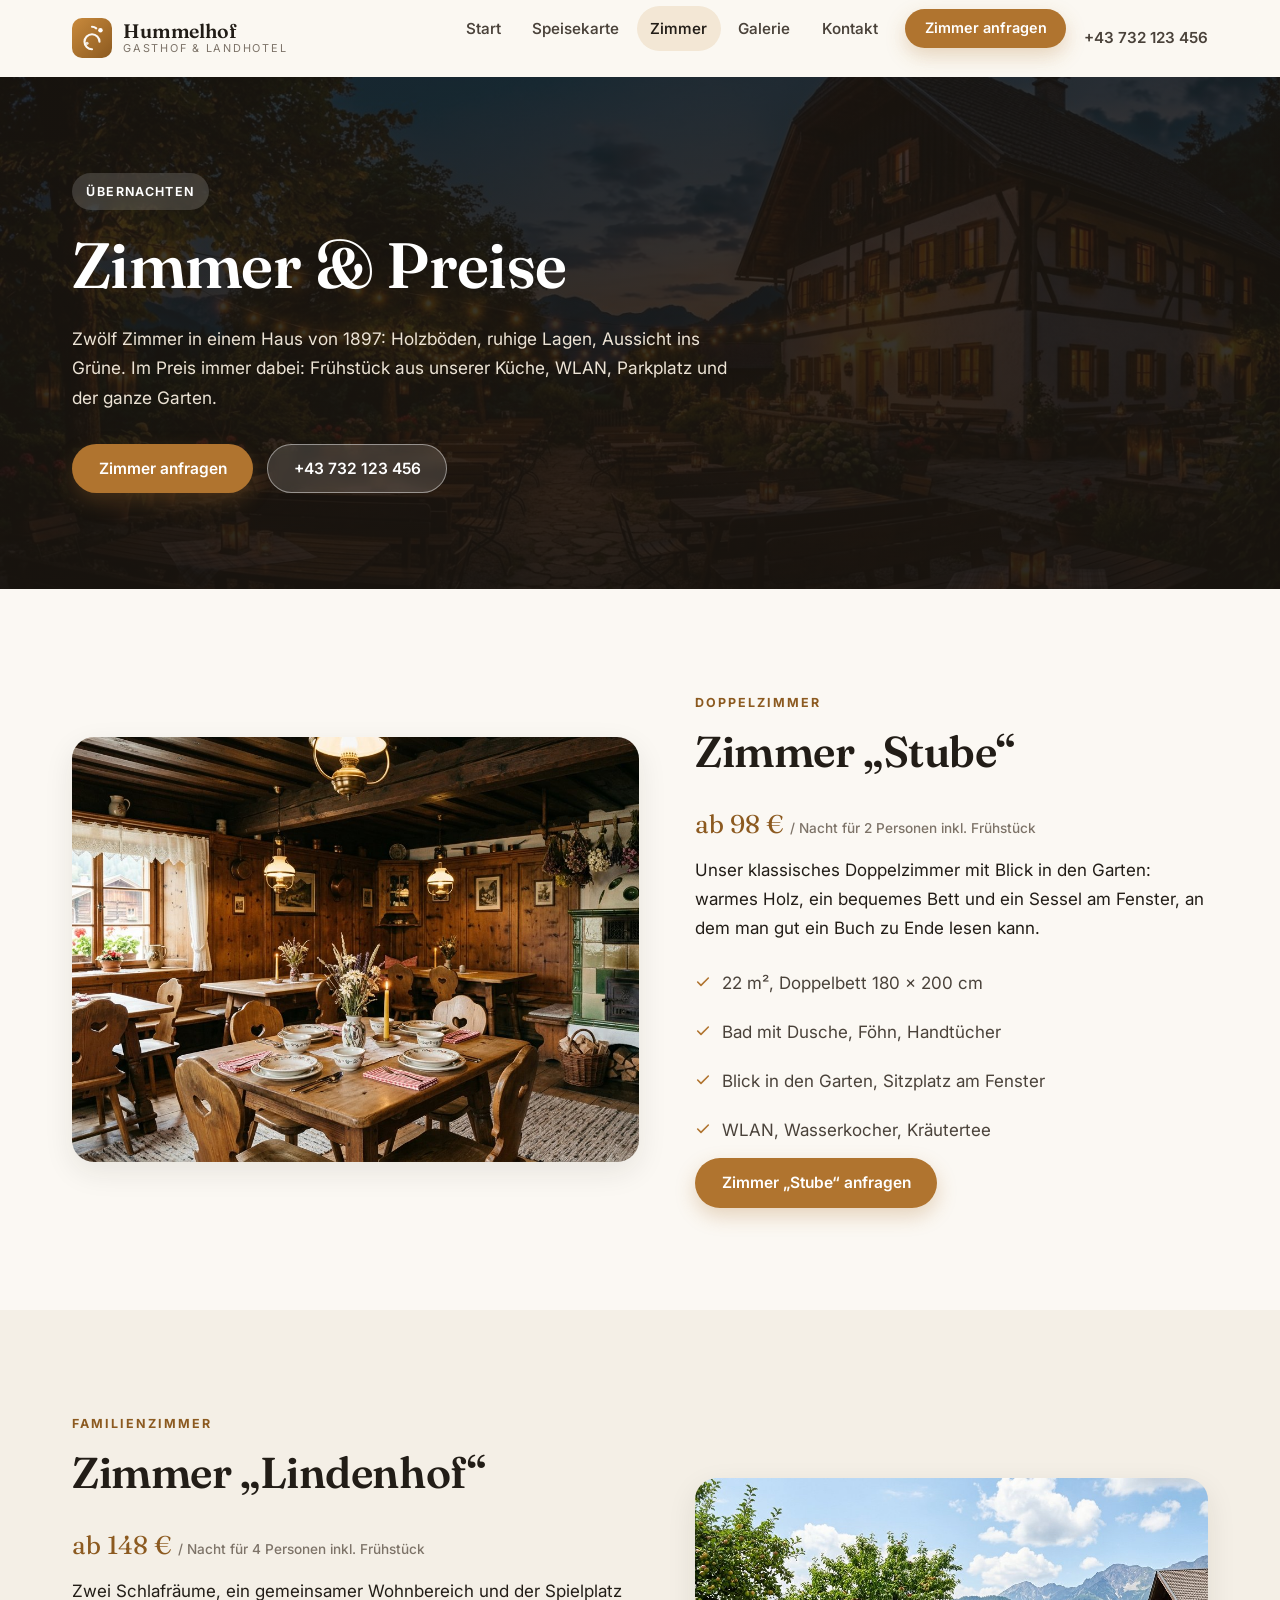
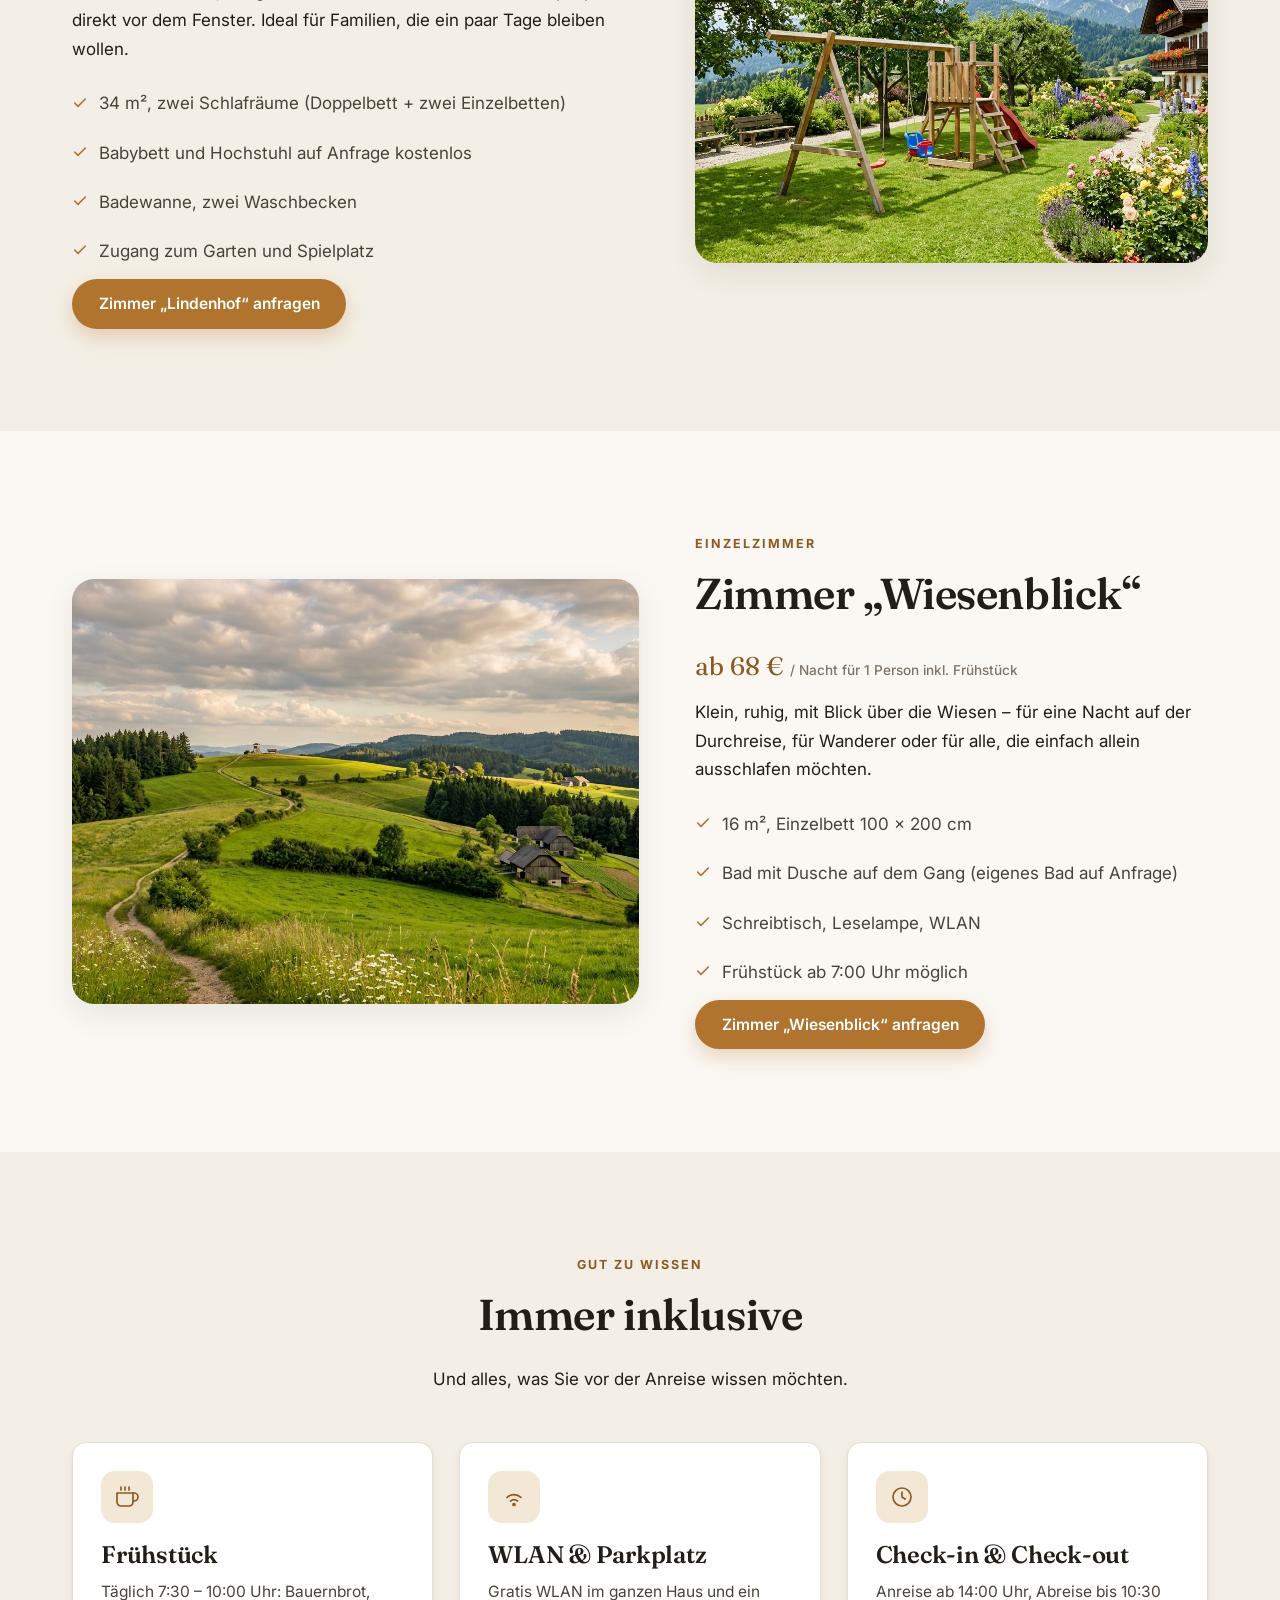
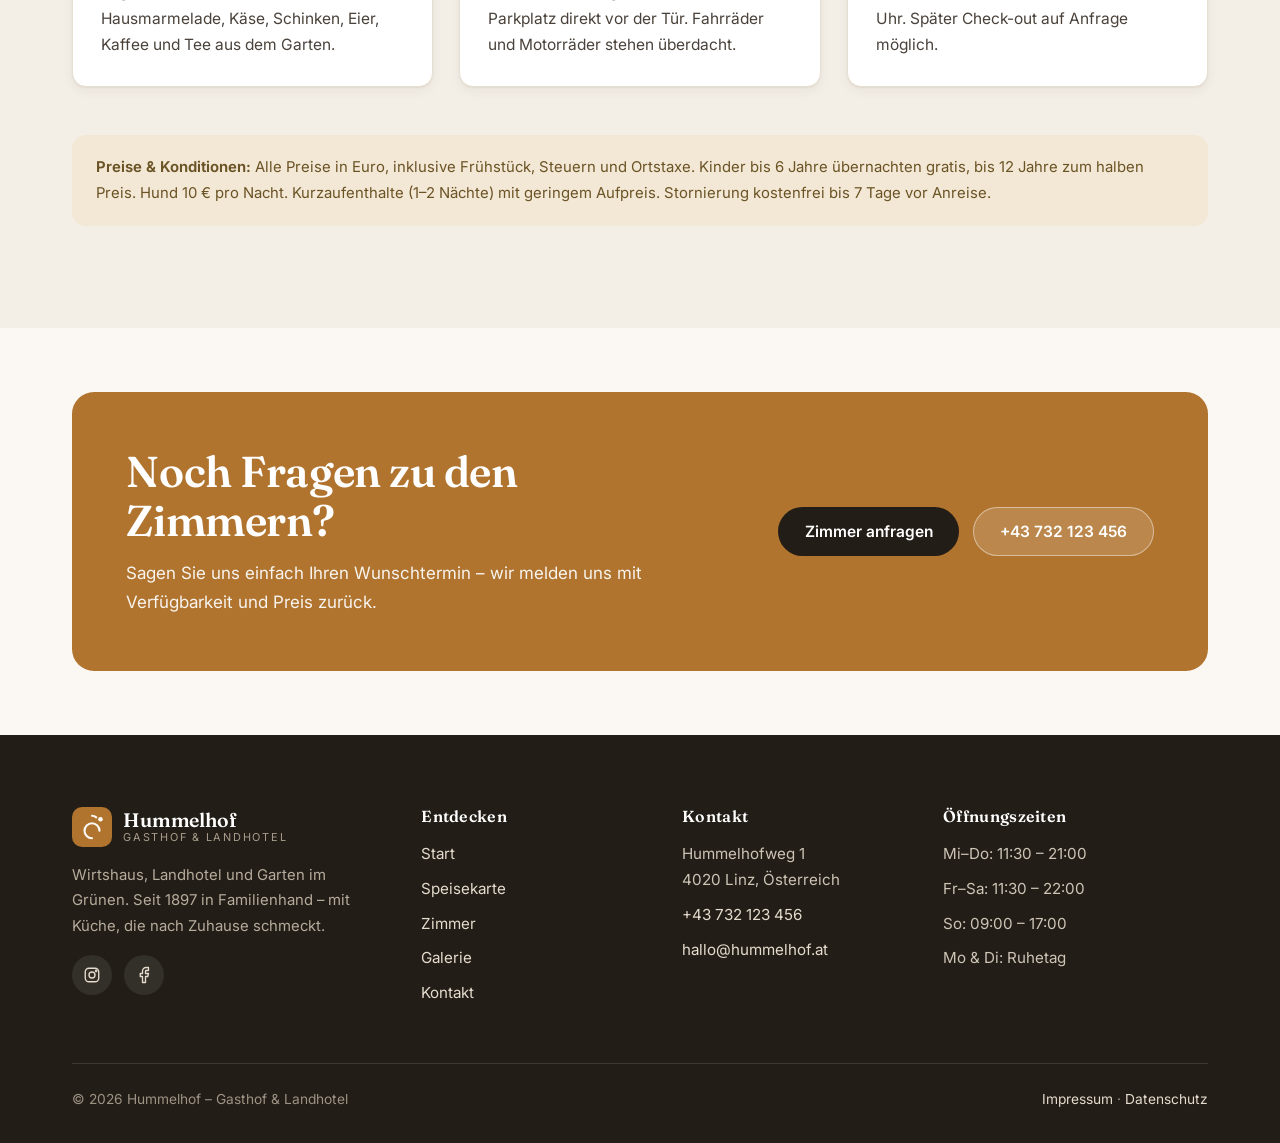
<file: zimmer.html>
<!DOCTYPE html>
<html lang="de">
<head>
  <meta charset="utf-8">
  <meta name="viewport" content="width=device-width, initial-scale=1">
  <title>Zimmer &amp; Preise – Hummelhof</title>
  <meta name="description" content="Zwölf ruhige Zimmer im Hummelhof: Doppelzimmer, Familienzimmer und Einzelzimmer mit Frühstück – Preise und Ausstattung im Überblick.">
  <link rel="canonical" href="https://www.hummelhof.at/zimmer.html">
  <meta name="theme-color" content="#fbf8f3">
  <link rel="icon" href="assets/img/favicon.svg" type="image/svg+xml">

  <link rel="preconnect" href="https://fonts.googleapis.com">
  <link rel="preconnect" href="https://fonts.gstatic.com" crossorigin>
  <link href="https://fonts.googleapis.com/css2?family=Fraunces:opsz,wght@9..144,400;9..144,600;9..144,700&family=Inter:wght@400;500;600;700&display=swap" rel="stylesheet">
  <link rel="stylesheet" href="assets/css/styles.css">
</head>
<body>
  <a class="skip-link" href="#main">Zum Inhalt springen</a>

  <header class="site-header">
    <div class="container">
      <nav class="nav" aria-label="Hauptnavigation">
        <a class="brand" href="index.html">
          <svg class="brand__mark" viewBox="0 0 64 64" aria-hidden="true" focusable="false">
            <defs>
              <linearGradient id="brandGrad" x1="0" y1="0" x2="1" y2="1">
                <stop offset="0" stop-color="#c98a3c"/><stop offset="1" stop-color="#8c5a20"/>
              </linearGradient>
            </defs>
            <rect width="64" height="64" rx="16" fill="url(#brandGrad)"/>
            <path d="M32 14c2.6 0 5 1 6.8 2.6M32 50c-6.6 0-12-5.4-12-12s5.4-12 12-12 12 5.4 12 12" fill="none" stroke="#fff" stroke-width="3.4" stroke-linecap="round" opacity=".95"/>
            <circle cx="45.5" cy="19.5" r="3.6" fill="#fff"/>
            <circle cx="24" cy="40.5" r="2.6" fill="#fff" opacity=".8"/>
          </svg>
          <span class="brand__text">
            <span class="brand__name">Hummelhof</span>
            <span class="brand__sub">Gasthof &amp; Landhotel</span>
          </span>
        </a>

        <ul class="nav__menu" id="nav-menu">
          <li><a class="nav__link" href="index.html">Start</a></li>
          <li><a class="nav__link" href="speisekarte.html">Speisekarte</a></li>
          <li><a class="nav__link" href="zimmer.html" aria-current="page">Zimmer</a></li>
          <li><a class="nav__link" href="galerie.html">Galerie</a></li>
          <li><a class="nav__link" href="kontakt.html">Kontakt</a></li>
          <li><a class="btn btn--primary btn--sm nav__cta" href="kontakt.html#reservierung">Zimmer anfragen</a></li>
        </ul>

        <a class="nav__phone" href="tel:+43732123456">+43 732 123 456</a>

        <button class="nav__toggle" type="button" aria-expanded="false" aria-controls="nav-menu" aria-label="Menü öffnen">
          <span></span>
        </button>
      </nav>
    </div>
  </header>

  <main id="main">

    <section class="page-hero">
      <div class="page-hero__bg">
        <img src="assets/img/gallery-abend.jpg" alt="" width="1024" height="768" loading="lazy" decoding="async" aria-hidden="true">
      </div>
      <div class="container">
        <span class="badge badge--light">Übernachten</span>
        <h1>Zimmer &amp; Preise</h1>
        <p>
          Zwölf Zimmer in einem Haus von 1897: Holzböden, ruhige Lagen,
          Aussicht ins Grüne. Im Preis immer dabei: Frühstück aus unserer
          Küche, WLAN, Parkplatz und der ganze Garten.
        </p>
        <div class="btn-row mt-2">
          <a class="btn btn--primary" href="kontakt.html#reservierung">Zimmer anfragen</a>
          <a class="btn btn--light" href="tel:+43732123456">+43 732 123 456</a>
        </div>
      </div>
    </section>

    <!-- Stube -->
    <section class="section" id="stube" aria-labelledby="stube-title">
      <div class="container">
        <div class="grid grid--split">
          <div class="media reveal">
            <img src="assets/img/gallery-stube.jpg" alt="Doppelzimmer Stube mit Holzmöbeln und Blick in den Garten" width="1024" height="768" loading="lazy" decoding="async">
          </div>
          <div class="reveal" data-delay="1">
            <span class="eyebrow">Doppelzimmer</span>
            <h2 id="stube-title">Zimmer „Stube“</h2>
            <p class="room__price">ab 98 € <span>/ Nacht für 2 Personen inkl. Frühstück</span></p>
            <p>
              Unser klassisches Doppelzimmer mit Blick in den Garten: warmes
              Holz, ein bequemes Bett und ein Sessel am Fenster, an dem man
              gut ein Buch zu Ende lesen kann.
            </p>
            <ul class="feature-list">
              <li><svg width="16" height="16" viewBox="0 0 24 24" fill="none" stroke="currentColor" stroke-width="2.4" stroke-linecap="round" stroke-linejoin="round" aria-hidden="true"><path d="m20 6-11 11-5-5"/></svg> 22 m², Doppelbett 180 × 200 cm</li>
              <li><svg width="16" height="16" viewBox="0 0 24 24" fill="none" stroke="currentColor" stroke-width="2.4" stroke-linecap="round" stroke-linejoin="round" aria-hidden="true"><path d="m20 6-11 11-5-5"/></svg> Bad mit Dusche, Föhn, Handtücher</li>
              <li><svg width="16" height="16" viewBox="0 0 24 24" fill="none" stroke="currentColor" stroke-width="2.4" stroke-linecap="round" stroke-linejoin="round" aria-hidden="true"><path d="m20 6-11 11-5-5"/></svg> Blick in den Garten, Sitzplatz am Fenster</li>
              <li><svg width="16" height="16" viewBox="0 0 24 24" fill="none" stroke="currentColor" stroke-width="2.4" stroke-linecap="round" stroke-linejoin="round" aria-hidden="true"><path d="m20 6-11 11-5-5"/></svg> WLAN, Wasserkocher, Kräutertee</li>
            </ul>
            <a class="btn btn--primary" href="kontakt.html#reservierung">Zimmer „Stube“ anfragen</a>
          </div>
        </div>
      </div>
    </section>

    <!-- Lindenhof -->
    <section class="section section--paper" id="lindenhof" aria-labelledby="lindenhof-title">
      <div class="container">
        <div class="grid grid--split">
          <div class="reveal order-swap">
            <span class="eyebrow">Familienzimmer</span>
            <h2 id="lindenhof-title">Zimmer „Lindenhof“</h2>
            <p class="room__price">ab 148 € <span>/ Nacht für 4 Personen inkl. Frühstück</span></p>
            <p>
              Zwei Schlafräume, ein gemeinsamer Wohnbereich und der Spielplatz
              direkt vor dem Fenster. Ideal für Familien, die ein paar Tage
              bleiben wollen.
            </p>
            <ul class="feature-list">
              <li><svg width="16" height="16" viewBox="0 0 24 24" fill="none" stroke="currentColor" stroke-width="2.4" stroke-linecap="round" stroke-linejoin="round" aria-hidden="true"><path d="m20 6-11 11-5-5"/></svg> 34 m², zwei Schlafräume (Doppelbett + zwei Einzelbetten)</li>
              <li><svg width="16" height="16" viewBox="0 0 24 24" fill="none" stroke="currentColor" stroke-width="2.4" stroke-linecap="round" stroke-linejoin="round" aria-hidden="true"><path d="m20 6-11 11-5-5"/></svg> Babybett und Hochstuhl auf Anfrage kostenlos</li>
              <li><svg width="16" height="16" viewBox="0 0 24 24" fill="none" stroke="currentColor" stroke-width="2.4" stroke-linecap="round" stroke-linejoin="round" aria-hidden="true"><path d="m20 6-11 11-5-5"/></svg> Badewanne, zwei Waschbecken</li>
              <li><svg width="16" height="16" viewBox="0 0 24 24" fill="none" stroke="currentColor" stroke-width="2.4" stroke-linecap="round" stroke-linejoin="round" aria-hidden="true"><path d="m20 6-11 11-5-5"/></svg> Zugang zum Garten und Spielplatz</li>
            </ul>
            <a class="btn btn--primary" href="kontakt.html#reservierung">Zimmer „Lindenhof“ anfragen</a>
          </div>
          <div class="media reveal" data-delay="1">
            <img src="assets/img/gallery-garten.jpg" alt="Familienzimmer Lindenhof mit Blick auf Garten und Spielplatz" width="1024" height="768" loading="lazy" decoding="async">
          </div>
        </div>
      </div>
    </section>

    <!-- Wiesenblick -->
    <section class="section" id="wiesenblick" aria-labelledby="wiesenblick-title">
      <div class="container">
        <div class="grid grid--split">
          <div class="media reveal">
            <img src="assets/img/gallery-region.jpg" alt="Einzelzimmer Wiesenblick mit Aussicht über die Wiesen" width="1024" height="768" loading="lazy" decoding="async">
          </div>
          <div class="reveal" data-delay="1">
            <span class="eyebrow">Einzelzimmer</span>
            <h2 id="wiesenblick-title">Zimmer „Wiesenblick“</h2>
            <p class="room__price">ab 68 € <span>/ Nacht für 1 Person inkl. Frühstück</span></p>
            <p>
              Klein, ruhig, mit Blick über die Wiesen – für eine Nacht auf der
              Durchreise, für Wanderer oder für alle, die einfach allein
              ausschlafen möchten.
            </p>
            <ul class="feature-list">
              <li><svg width="16" height="16" viewBox="0 0 24 24" fill="none" stroke="currentColor" stroke-width="2.4" stroke-linecap="round" stroke-linejoin="round" aria-hidden="true"><path d="m20 6-11 11-5-5"/></svg> 16 m², Einzelbett 100 × 200 cm</li>
              <li><svg width="16" height="16" viewBox="0 0 24 24" fill="none" stroke="currentColor" stroke-width="2.4" stroke-linecap="round" stroke-linejoin="round" aria-hidden="true"><path d="m20 6-11 11-5-5"/></svg> Bad mit Dusche auf dem Gang (eigenes Bad auf Anfrage)</li>
              <li><svg width="16" height="16" viewBox="0 0 24 24" fill="none" stroke="currentColor" stroke-width="2.4" stroke-linecap="round" stroke-linejoin="round" aria-hidden="true"><path d="m20 6-11 11-5-5"/></svg> Schreibtisch, Leselampe, WLAN</li>
              <li><svg width="16" height="16" viewBox="0 0 24 24" fill="none" stroke="currentColor" stroke-width="2.4" stroke-linecap="round" stroke-linejoin="round" aria-hidden="true"><path d="m20 6-11 11-5-5"/></svg> Frühstück ab 7:00 Uhr möglich</li>
            </ul>
            <a class="btn btn--primary" href="kontakt.html#reservierung">Zimmer „Wiesenblick“ anfragen</a>
          </div>
        </div>
      </div>
    </section>

    <!-- Inklusive & Konditionen -->
    <section class="section section--paper" aria-labelledby="included-title">
      <div class="container">
        <div class="text-center reveal" style="max-width: 640px; margin-inline: auto;">
          <span class="eyebrow">Gut zu wissen</span>
          <h2 id="included-title">Immer inklusive</h2>
          <p>Und alles, was Sie vor der Anreise wissen möchten.</p>
        </div>

        <div class="grid grid--3 mt-3">
          <div class="card reveal" data-delay="1">
            <div class="card__icon">
              <svg width="24" height="24" viewBox="0 0 24 24" fill="none" stroke="currentColor" stroke-width="1.7" stroke-linecap="round" stroke-linejoin="round" aria-hidden="true"><path d="M18 8h1a4 4 0 0 1 0 8h-1"/><path d="M2 8h16v9a4 4 0 0 1-4 4H6a4 4 0 0 1-4-4Z"/><path d="M6 2v3M10 2v3M14 2v3"/></svg>
            </div>
            <h3>Frühstück</h3>
            <p>Täglich 7:30 – 10:00 Uhr: Bauernbrot, Hausmarmelade, Käse,
               Schinken, Eier, Kaffee und Tee aus dem Garten.</p>
          </div>

          <div class="card reveal" data-delay="2">
            <div class="card__icon">
              <svg width="24" height="24" viewBox="0 0 24 24" fill="none" stroke="currentColor" stroke-width="1.7" stroke-linecap="round" stroke-linejoin="round" aria-hidden="true"><path d="M5 12.5a10 10 0 0 1 14 0"/><path d="M8.5 16a5.5 5.5 0 0 1 7 0"/><circle cx="12" cy="19.5" r="1"/></svg>
            </div>
            <h3>WLAN &amp; Parkplatz</h3>
            <p>Gratis WLAN im ganzen Haus und ein Parkplatz direkt vor der
               Tür. Fahrräder und Motorräder stehen überdacht.</p>
          </div>

          <div class="card reveal" data-delay="3">
            <div class="card__icon">
              <svg width="24" height="24" viewBox="0 0 24 24" fill="none" stroke="currentColor" stroke-width="1.7" stroke-linecap="round" stroke-linejoin="round" aria-hidden="true"><circle cx="12" cy="12" r="9"/><path d="M12 7v5l3.2 2"/></svg>
            </div>
            <h3>Check-in &amp; Check-out</h3>
            <p>Anreise ab 14:00 Uhr, Abreise bis 10:30 Uhr. Später Check-out
               auf Anfrage möglich.</p>
          </div>
        </div>

        <div class="menu-note mt-3 reveal">
          <strong>Preise &amp; Konditionen:</strong> Alle Preise in Euro, inklusive
          Frühstück, Steuern und Ortstaxe. Kinder bis 6 Jahre übernachten gratis,
          bis 12 Jahre zum halben Preis. Hund 10 € pro Nacht. Kurzaufenthalte
          (1–2 Nächte) mit geringem Aufpreis. Stornierung kostenfrei bis 7 Tage
          vor Anreise.
        </div>
      </div>
    </section>

    <section class="section section--tight">
      <div class="container">
        <div class="cta-band reveal">
          <div>
            <h2>Noch Fragen zu den Zimmern?</h2>
            <p>Sagen Sie uns einfach Ihren Wunschtermin – wir melden uns mit
               Verfügbarkeit und Preis zurück.</p>
          </div>
          <div class="btn-row">
            <a class="btn btn--dark" href="kontakt.html#reservierung">Zimmer anfragen</a>
            <a class="btn btn--light" href="tel:+43732123456">+43 732 123 456</a>
          </div>
        </div>
      </div>
    </section>

  </main>

  <footer class="site-footer">
    <div class="container">
      <div class="footer__grid">
        <div class="footer__brand">
          <a class="brand" href="index.html">
            <svg class="brand__mark" viewBox="0 0 64 64" aria-hidden="true" focusable="false">
              <rect width="64" height="64" rx="16" fill="#b0742f"/>
              <path d="M32 14c2.6 0 5 1 6.8 2.6M32 50c-6.6 0-12-5.4-12-12s5.4-12 12-12 12 5.4 12 12" fill="none" stroke="#fff" stroke-width="3.4" stroke-linecap="round" opacity=".95"/>
              <circle cx="45.5" cy="19.5" r="3.6" fill="#fff"/>
            </svg>
            <span class="brand__text">
              <span class="brand__name">Hummelhof</span>
              <span class="brand__sub">Gasthof &amp; Landhotel</span>
            </span>
          </a>
          <p>Wirtshaus, Landhotel und Garten im Grünen. Seit 1897 in
             Familienhand – mit Küche, die nach Zuhause schmeckt.</p>
          <div class="footer__social">
            <a href="#" aria-label="Instagram">
              <svg width="18" height="18" viewBox="0 0 24 24" fill="none" stroke="currentColor" stroke-width="1.8" stroke-linecap="round" stroke-linejoin="round" aria-hidden="true"><rect x="3" y="3" width="18" height="18" rx="5"/><circle cx="12" cy="12" r="4"/><circle cx="17.5" cy="6.5" r=".8" fill="currentColor"/></svg>
            </a>
            <a href="#" aria-label="Facebook">
              <svg width="18" height="18" viewBox="0 0 24 24" fill="none" stroke="currentColor" stroke-width="1.8" stroke-linecap="round" stroke-linejoin="round" aria-hidden="true"><path d="M18 2h-3a5 5 0 0 0-5 5v3H7v4h3v8h4v-8h3l1-4h-4V7a1 1 0 0 1 1-1h3Z"/></svg>
            </a>
          </div>
        </div>

        <div>
          <h4>Entdecken</h4>
          <ul class="footer__list">
            <li><a href="index.html">Start</a></li>
            <li><a href="speisekarte.html">Speisekarte</a></li>
            <li><a href="zimmer.html">Zimmer</a></li>
            <li><a href="galerie.html">Galerie</a></li>
            <li><a href="kontakt.html">Kontakt</a></li>
          </ul>
        </div>

        <div>
          <h4>Kontakt</h4>
          <ul class="footer__list">
            <li>Hummelhofweg 1<br>4020 Linz, Österreich</li>
            <li><a href="tel:+43732123456">+43 732 123 456</a></li>
            <li><a href="mailto:hallo@hummelhof.at">hallo@hummelhof.at</a></li>
          </ul>
        </div>

        <div>
          <h4>Öffnungszeiten</h4>
          <ul class="footer__list">
            <li>Mi–Do: 11:30 – 21:00</li>
            <li>Fr–Sa: 11:30 – 22:00</li>
            <li>So: 09:00 – 17:00</li>
            <li>Mo &amp; Di: Ruhetag</li>
          </ul>
        </div>
      </div>

      <div class="footer__bottom">
        <span>© <span data-year>2026</span> Hummelhof – Gasthof &amp; Landhotel</span>
        <span>
          <a href="impressum.html">Impressum</a> ·
          <a href="datenschutz.html">Datenschutz</a>
        </span>
      </div>
    </div>
  </footer>

  <script src="assets/js/main.js" defer></script>
</body>
</html>
</file>
<file: assets/css/styles.css>
/* ==========================================================================
   Hummelhof – Gasthof & Landhotel
   Stylesheet (kein Framework, keine externen Abhängigkeiten außer Webfonts)
   ========================================================================== */

/* --------------------------------------------------------------------------
   1. Design-Tokens
   -------------------------------------------------------------------------- */
:root {
  --brand: #b0742f;
  --brand-dark: #8c5a20;
  --brand-light: #f3e7d5;
  --green: #4c6b3c;
  --ink: #221d17;
  --ink-soft: #4a423a;
  --muted: #7d7368;
  --paper: #fbf8f3;
  --paper-2: #f4efe6;
  --white: #ffffff;
  --line: #e7dfd2;

  --radius-s: 8px;
  --radius: 14px;
  --radius-l: 22px;

  --shadow-s: 0 1px 2px rgba(34, 29, 23, .06), 0 4px 12px rgba(34, 29, 23, .05);
  --shadow: 0 10px 30px rgba(34, 29, 23, .09);
  --shadow-l: 0 24px 60px rgba(34, 29, 23, .16);

  --container: 1180px;
  --header-h: 76px;

  --font-head: "Fraunces", "Georgia", serif;
  --font-body: "Inter", -apple-system, BlinkMacSystemFont, "Segoe UI", Roboto, Helvetica, Arial, sans-serif;

  --ease: cubic-bezier(.22, .61, .36, 1);
}

/* --------------------------------------------------------------------------
   2. Reset & Basis
   -------------------------------------------------------------------------- */
*, *::before, *::after { box-sizing: border-box; }

html { scroll-behavior: smooth; -webkit-text-size-adjust: 100%; }

body {
  margin: 0;
  font-family: var(--font-body);
  font-size: 17px;
  line-height: 1.7;
  color: var(--ink);
  background: var(--paper);
  -webkit-font-smoothing: antialiased;
  text-rendering: optimizeLegibility;
}

img, svg, video { max-width: 100%; display: block; }
img { height: auto; }

h1, h2, h3, h4 {
  font-family: var(--font-head);
  font-weight: 600;
  line-height: 1.15;
  letter-spacing: -.01em;
  margin: 0 0 .6em;
  color: var(--ink);
}

h1 { font-size: clamp(2.4rem, 5.2vw, 4rem); }
h2 { font-size: clamp(1.8rem, 3.4vw, 2.7rem); }
h3 { font-size: clamp(1.2rem, 2vw, 1.5rem); }
h4 { font-size: 1.05rem; }

p { margin: 0 0 1.1em; }
p:last-child { margin-bottom: 0; }

a { color: var(--brand-dark); text-decoration: none; transition: color .2s var(--ease); }
a:hover { color: var(--brand); }

ul, ol { margin: 0 0 1.1em; padding-left: 1.15em; }
li { margin-bottom: .35em; }

strong { font-weight: 650; }

hr { border: 0; border-top: 1px solid var(--line); margin: 3rem 0; }

::selection { background: var(--brand); color: #fff; }

:focus-visible {
  outline: 3px solid var(--brand);
  outline-offset: 3px;
  border-radius: 4px;
}

.skip-link {
  position: absolute; left: -9999px; top: 0; z-index: 999;
  background: var(--ink); color: #fff; padding: .75rem 1.1rem; border-radius: 0 0 var(--radius-s) 0;
}
.skip-link:focus { left: 0; color: #fff; }

/* --------------------------------------------------------------------------
   3. Layout-Helfer
   -------------------------------------------------------------------------- */
.container { width: 100%; max-width: var(--container); margin-inline: auto; padding-inline: 22px; }
.container--narrow { max-width: 820px; }

.section { padding: clamp(3.5rem, 8vw, 6.5rem) 0; }
.section--paper { background: var(--paper-2); }
.section--tight { padding-block: clamp(2.5rem, 5vw, 4rem); }
.section--dark { background: var(--ink); color: #f6f1e8; }
.section--dark h2, .section--dark h3 { color: #fff; }
.section--dark p { color: #ddd5c8; }

.grid { display: grid; gap: 26px; }
.grid--2 { grid-template-columns: repeat(2, minmax(0, 1fr)); }
.grid--3 { grid-template-columns: repeat(3, minmax(0, 1fr)); }
.grid--4 { grid-template-columns: repeat(4, minmax(0, 1fr)); }
.grid--split { grid-template-columns: 1.05fr .95fr; align-items: center; gap: 56px; }

.stack > * + * { margin-top: 1rem; }
.text-center { text-align: center; }
.mt-0 { margin-top: 0; }
.mb-0 { margin-bottom: 0; }
.mt-2 { margin-top: 2rem; }
.mt-3 { margin-top: 3rem; }

/* --------------------------------------------------------------------------
   4. Buttons & Badges
   -------------------------------------------------------------------------- */
.btn {
  display: inline-flex; align-items: center; justify-content: center; gap: .55rem;
  font: inherit; font-weight: 600; font-size: .97rem; line-height: 1;
  padding: 1rem 1.6rem;
  border: 1px solid transparent; border-radius: 999px;
  cursor: pointer; text-align: center;
  transition: transform .18s var(--ease), background-color .2s var(--ease), color .2s var(--ease), box-shadow .2s var(--ease), border-color .2s var(--ease);
}
.btn:hover { transform: translateY(-2px); }
.btn:active { transform: translateY(0); }

.btn--primary { background: var(--brand); color: #fff; box-shadow: 0 8px 20px rgba(176, 116, 47, .28); }
.btn--primary:hover { background: var(--brand-dark); color: #fff; }

.btn--dark { background: var(--ink); color: #fff; }
.btn--dark:hover { background: #37302a; color: #fff; }

.btn--ghost { background: transparent; color: var(--ink); border-color: var(--line); }
.btn--ghost:hover { border-color: var(--ink); color: var(--ink); }

.btn--light { background: rgba(255,255,255,.14); color: #fff; border-color: rgba(255,255,255,.45); backdrop-filter: blur(6px); }
.btn--light:hover { background: #fff; color: var(--ink); border-color: #fff; }

.btn--sm { padding: .7rem 1.15rem; font-size: .9rem; }
.btn--block { width: 100%; }

.btn-row { display: flex; flex-wrap: wrap; gap: 14px; }

.badge {
  display: inline-flex; align-items: center; gap: .5rem;
  font-size: .78rem; font-weight: 650; letter-spacing: .11em; text-transform: uppercase;
  color: var(--brand-dark); background: var(--brand-light);
  padding: .5rem .9rem; border-radius: 999px;
}
.badge--light { color: #fff; background: rgba(255,255,255,.16); backdrop-filter: blur(6px); }

.eyebrow {
  display: block;
  font-size: .78rem; font-weight: 700; letter-spacing: .16em; text-transform: uppercase;
  color: var(--brand-dark); margin-bottom: .9rem;
}
.section--dark .eyebrow { color: #e4b877; }

/* --------------------------------------------------------------------------
   5. Header & Navigation
   -------------------------------------------------------------------------- */
.site-header {
  position: sticky; top: 0; z-index: 100;
  background: rgba(251, 248, 243, .86);
  backdrop-filter: saturate(160%) blur(14px);
  border-bottom: 1px solid transparent;
  transition: border-color .25s var(--ease), box-shadow .25s var(--ease), background-color .25s var(--ease);
}
.site-header.is-stuck { border-bottom-color: var(--line); box-shadow: 0 6px 24px rgba(34,29,23,.06); }

.nav { display: flex; align-items: center; gap: 18px; height: var(--header-h); }

.brand { display: inline-flex; align-items: center; gap: .7rem; color: var(--ink); flex: 0 0 auto; }
.brand:hover { color: var(--ink); }
.brand__mark { width: 40px; height: 40px; flex: 0 0 auto; }
.brand__text { display: flex; flex-direction: column; line-height: 1.1; }
.brand__name { font-family: var(--font-head); font-weight: 600; font-size: 1.22rem; letter-spacing: -.01em; }
.brand__sub { font-size: .68rem; letter-spacing: .16em; text-transform: uppercase; color: var(--muted); }

.nav__menu { display: flex; align-items: center; gap: 4px; margin-left: auto; list-style: none; padding: 0; }
.nav__menu li { margin: 0; }
.nav__link {
  display: inline-block; padding: .6rem .85rem; border-radius: 999px;
  font-size: .95rem; font-weight: 550; color: var(--ink-soft);
}
.nav__link:hover { color: var(--ink); background: rgba(34,29,23,.05); }
.nav__link[aria-current="page"] { color: var(--ink); background: var(--brand-light); }
.nav__cta { margin-left: 10px; }

.nav__phone { font-size: .95rem; font-weight: 600; color: var(--ink-soft); white-space: nowrap; }
.nav__phone:hover { color: var(--brand-dark); }

.nav__toggle {
  display: none; margin-left: auto;
  width: 46px; height: 46px; border-radius: 12px;
  border: 1px solid var(--line); background: rgba(255,255,255,.7);
  cursor: pointer; padding: 0; place-items: center;
}
.nav__toggle span { display: block; width: 20px; height: 2px; background: var(--ink); border-radius: 2px; position: relative; }
.nav__toggle span::before, .nav__toggle span::after {
  content: ""; position: absolute; left: 0; width: 20px; height: 2px; background: var(--ink); border-radius: 2px;
  transition: transform .22s var(--ease), top .22s var(--ease);
}
.nav__toggle span::before { top: -6px; }
.nav__toggle span::after { top: 6px; }
.nav__toggle[aria-expanded="true"] span { background: transparent; }
.nav__toggle[aria-expanded="true"] span::before { top: 0; transform: rotate(45deg); }
.nav__toggle[aria-expanded="true"] span::after { top: 0; transform: rotate(-45deg); }

/* --------------------------------------------------------------------------
   6. Hero
   -------------------------------------------------------------------------- */
.hero {
  position: relative; display: grid; align-items: end;
  min-height: min(88vh, 780px);
  color: #fff; isolation: isolate; overflow: hidden;
}
.hero__bg { position: absolute; inset: 0; z-index: -2; }
.hero__bg img { width: 100%; height: 100%; object-fit: cover; }
.hero__bg::after {
  content: ""; position: absolute; inset: 0;
  background: linear-gradient(180deg, rgba(24,19,14,.55) 0%, rgba(24,19,14,.24) 38%, rgba(24,19,14,.82) 100%);
}
.hero__inner { padding: clamp(3rem, 9vw, 6.5rem) 0 clamp(2.5rem, 6vw, 4rem); max-width: 760px; }
.hero h1 { color: #fff; margin-bottom: .5em; text-wrap: balance; }
.hero__lead { font-size: clamp(1.05rem, 1.6vw, 1.22rem); color: #f1e9dd; max-width: 58ch; }
.hero .btn-row { margin-top: 2rem; }
.hero__meta {
  display: flex; flex-wrap: wrap; gap: 10px 26px; align-items: center;
  margin-top: 2.2rem; padding-top: 1.4rem; border-top: 1px solid rgba(255,255,255,.25);
  font-size: .93rem; color: #ece3d5;
}
.hero__meta span { display: inline-flex; align-items: center; gap: .5rem; }
.hero__meta svg { opacity: .85; }

/* Unterseiten-Hero */
.page-hero {
  position: relative; isolation: isolate; overflow: hidden;
  background: var(--ink); color: #fff;
  padding: clamp(3.5rem, 9vw, 6rem) 0;
}
.page-hero__bg { position: absolute; inset: 0; z-index: -2; }
.page-hero__bg img { width: 100%; height: 100%; object-fit: cover; opacity: .38; }
.page-hero::after {
  content: ""; position: absolute; inset: 0; z-index: -1;
  background: linear-gradient(180deg, rgba(24,19,14,.55), rgba(24,19,14,.78));
}
.page-hero h1 { color: #fff; margin-bottom: .35em; }
.page-hero p { color: #ece3d5; max-width: 62ch; font-size: 1.08rem; }
.page-hero .badge { margin-bottom: 1.1rem; }

.breadcrumb { font-size: .85rem; color: #cfc6b8; margin-bottom: 1rem; }
.breadcrumb a { color: #e9e0d2; }
.breadcrumb a:hover { color: #fff; }

/* --------------------------------------------------------------------------
   7. Karten & Inhalte
   -------------------------------------------------------------------------- */
.card {
  background: var(--white); border: 1px solid var(--line); border-radius: var(--radius);
  padding: 28px; box-shadow: var(--shadow-s);
  transition: transform .25s var(--ease), box-shadow .25s var(--ease), border-color .25s var(--ease);
}
.card--link:hover { transform: translateY(-4px); box-shadow: var(--shadow); border-color: #dcd2c2; }
.card h3 { margin-bottom: .45em; }
.card p { color: var(--ink-soft); font-size: .97rem; }

.card__icon {
  width: 52px; height: 52px; border-radius: 14px;
  display: grid; place-items: center; margin-bottom: 1.1rem;
  background: var(--brand-light); color: var(--brand-dark);
}

.feature-list { list-style: none; padding: 0; margin: 0; }
.feature-list li {
  display: flex; gap: .7rem; align-items: flex-start;
  padding: .45rem 0; color: var(--ink-soft);
}
.feature-list svg { flex: 0 0 auto; margin-top: .32rem; color: var(--brand); }

.media {
  border-radius: var(--radius-l); overflow: hidden; box-shadow: var(--shadow);
  background: var(--paper-2);
}
.media img { width: 100%; height: 100%; object-fit: cover; aspect-ratio: 4 / 3; }
.media--tall img { aspect-ratio: 3 / 4; }
.media--wide img { aspect-ratio: 16 / 10; }

.media-stack { position: relative; }
.media-stack__badge {
  position: absolute; right: -14px; bottom: -14px;
  background: var(--brand); color: #fff; border-radius: var(--radius);
  padding: 16px 20px; box-shadow: var(--shadow);
  font-size: .9rem; line-height: 1.3; max-width: 220px;
}
.media-stack__badge strong { display: block; font-family: var(--font-head); font-size: 1.5rem; }

/* Speisen */
.dish { display: flex; gap: 20px; align-items: flex-start; }
.dish__body { flex: 1 1 auto; }
.dish__head { display: flex; align-items: baseline; gap: 12px; }
.dish__name { font-family: var(--font-head); font-size: 1.12rem; font-weight: 600; margin: 0; }
.dish__dots { flex: 1 1 auto; border-bottom: 1px dotted #cfc4b2; transform: translateY(-4px); }
.dish__price { font-weight: 650; color: var(--brand-dark); white-space: nowrap; }
.dish__desc { color: var(--muted); font-size: .93rem; margin: .2rem 0 0; }

.menu-cat { margin-bottom: 3rem; }
.menu-cat > h3 {
  display: flex; align-items: center; gap: 14px;
  font-size: 1.35rem; margin-bottom: 1.4rem;
}
.menu-cat > h3::after { content: ""; flex: 1 1 auto; height: 1px; background: var(--line); }
.menu-list { display: grid; gap: 22px; }
.menu-note {
  background: var(--brand-light); border-radius: var(--radius);
  padding: 20px 24px; font-size: .93rem; color: #6a5324;
}

/* Zimmer */
.room { padding: 0; overflow: hidden; display: flex; flex-direction: column; }
.room img { aspect-ratio: 4 / 3; object-fit: cover; width: 100%; }
.room__body { padding: 26px; display: flex; flex-direction: column; flex: 1 1 auto; }
.room__price { font-family: var(--font-head); font-size: 1.6rem; color: var(--brand-dark); margin: .2rem 0 .6rem; }
.room__price span { font-family: var(--font-body); font-size: .85rem; font-weight: 500; color: var(--muted); }
.room__body .feature-list { margin: .6rem 0 1.4rem; }
.room__body .btn { margin-top: auto; align-self: flex-start; }

/* Galerie */
.gallery { display: grid; grid-template-columns: repeat(4, 1fr); gap: 16px; }
.gallery__item {
  position: relative; border: 0; padding: 0; background: var(--paper-2);
  border-radius: var(--radius); overflow: hidden; cursor: zoom-in; display: block;
}
.gallery__item img { width: 100%; height: 100%; object-fit: cover; transition: transform .6s var(--ease); }
.gallery__item:hover img { transform: scale(1.06); }
.gallery__item::after {
  content: ""; position: absolute; inset: 0; background: rgba(24,19,14,0);
  transition: background .3s var(--ease);
}
.gallery__item:hover::after { background: rgba(24,19,14,.18); }
.gallery__item--wide { grid-column: span 2; grid-row: span 1; }
.gallery__item--tall { grid-row: span 2; }
.gallery__caption {
  position: absolute; left: 14px; bottom: 12px; z-index: 2;
  color: #fff; font-size: .82rem; font-weight: 600; letter-spacing: .02em;
  text-shadow: 0 1px 8px rgba(0,0,0,.6); opacity: 0; transform: translateY(6px);
  transition: opacity .3s var(--ease), transform .3s var(--ease);
}
.gallery__item:hover .gallery__caption { opacity: 1; transform: none; }

.lightbox {
  position: fixed; inset: 0; z-index: 200; display: none;
  place-items: center; background: rgba(18,14,10,.94); padding: 24px;
}
.lightbox.is-open { display: grid; }
.lightbox img { max-width: min(1200px, 94vw); max-height: 84vh; border-radius: var(--radius); box-shadow: var(--shadow-l); }
.lightbox__close {
  position: absolute; top: 18px; right: 18px; width: 46px; height: 46px;
  border-radius: 999px; border: 1px solid rgba(255,255,255,.35); background: rgba(255,255,255,.1);
  color: #fff; font-size: 1.4rem; line-height: 1; cursor: pointer;
}
.lightbox__caption { color: #e8dfd2; margin-top: 14px; font-size: .92rem; text-align: center; }

/* Stimmen */
.quote { background: var(--white); border: 1px solid var(--line); border-radius: var(--radius); padding: 28px; }
.quote__stars { color: #d9a03f; letter-spacing: .12em; margin-bottom: .7rem; }
.quote p { font-size: 1rem; color: var(--ink-soft); font-style: italic; }
.quote__author { display: flex; align-items: center; gap: .8rem; margin-top: 1.2rem; font-size: .9rem; font-weight: 600; }
.quote__avatar {
  width: 38px; height: 38px; border-radius: 999px; flex: 0 0 auto;
  display: grid; place-items: center; background: var(--brand-light); color: var(--brand-dark);
  font-family: var(--font-head); font-size: 1rem;
}

/* Info-Zeilen (Kontakt, Öffnungszeiten) */
.info-list { list-style: none; padding: 0; margin: 0; display: grid; gap: 18px; }
.info-list li { display: flex; gap: 14px; }
.info-list svg { flex: 0 0 auto; color: var(--brand); margin-top: .2rem; }
.info-list strong { display: block; font-size: .95rem; }
.info-list span, .info-list a { color: var(--ink-soft); font-size: .95rem; }

.hours { width: 100%; border-collapse: collapse; font-size: .96rem; }
.hours th, .hours td { text-align: left; padding: .6rem 0; border-bottom: 1px solid var(--line); font-weight: 500; }
.hours th { color: var(--ink); }
.hours td { color: var(--ink-soft); text-align: right; }
.hours tr:last-child th, .hours tr:last-child td { border-bottom: 0; }
.hours .is-closed { color: var(--muted); }
.hours .is-today { color: var(--brand-dark); font-weight: 700; }

/* Formular */
.form { display: grid; gap: 18px; }
.form__row { display: grid; grid-template-columns: repeat(2, minmax(0,1fr)); gap: 18px; }
.field { display: grid; gap: .45rem; }
.field label { font-size: .88rem; font-weight: 600; }
.field input, .field select, .field textarea {
  font: inherit; font-size: .97rem; color: var(--ink);
  background: var(--white); border: 1px solid var(--line); border-radius: var(--radius-s);
  padding: .85rem 1rem; width: 100%;
  transition: border-color .2s var(--ease), box-shadow .2s var(--ease);
}
.field textarea { min-height: 150px; resize: vertical; }
.field input:focus, .field select:focus, .field textarea:focus {
  outline: none; border-color: var(--brand); box-shadow: 0 0 0 4px rgba(176,116,47,.15);
}
.form__hint { font-size: .85rem; color: var(--muted); }
.form__status { font-size: .92rem; font-weight: 600; color: var(--green); min-height: 1.2em; }

/* Karte (statischer Platzhalter) */
.map-card {
  position: relative; border-radius: var(--radius); overflow: hidden;
  background:
    radial-gradient(circle at 25% 30%, rgba(76,107,60,.18), transparent 55%),
    radial-gradient(circle at 75% 70%, rgba(176,116,47,.18), transparent 55%),
    repeating-linear-gradient(45deg, #f0eadf 0 18px, #ece5d8 18px 36px);
  border: 1px solid var(--line); min-height: 280px; display: grid; place-items: center; text-align: center; padding: 30px;
}

/* CTA-Band */
.cta-band {
  position: relative; isolation: isolate; overflow: hidden;
  background: var(--brand); color: #fff; border-radius: var(--radius-l);
  padding: clamp(2.2rem, 5vw, 3.4rem); display: grid; gap: 24px;
  grid-template-columns: 1.4fr 1fr; align-items: center;
}
.cta-band h2 { color: #fff; margin-bottom: .3em; }
.cta-band p { color: rgba(255,255,255,.92); margin: 0; }
.cta-band .btn-row { justify-content: flex-end; }

/* --------------------------------------------------------------------------
   8. Footer
   -------------------------------------------------------------------------- */
.site-footer { background: var(--ink); color: #cdc4b6; padding: clamp(3rem, 6vw, 4.5rem) 0 2rem; font-size: .95rem; }
.site-footer h4 { color: #fff; font-size: 1rem; margin-bottom: 1rem; letter-spacing: .02em; }
.site-footer a { color: #e5dccd; }
.site-footer a:hover { color: #fff; }
.footer__grid { display: grid; grid-template-columns: 1.4fr 1fr 1fr 1.2fr; gap: 40px; }
.footer__brand .brand { color: #fff; margin-bottom: 1rem; }
.footer__brand .brand__sub { color: #a99e8d; }
.footer__brand p { color: #b6ac9c; font-size: .93rem; max-width: 34ch; }
.footer__list { list-style: none; padding: 0; margin: 0; }
.footer__list li { margin-bottom: .55rem; }
.footer__bottom {
  margin-top: 3rem; padding-top: 1.5rem; border-top: 1px solid rgba(255,255,255,.12);
  display: flex; flex-wrap: wrap; gap: 12px 24px; justify-content: space-between; font-size: .86rem; color: #9d9384;
}
.footer__social { display: flex; gap: 12px; }
.footer__social a {
  width: 40px; height: 40px; border-radius: 999px; display: grid; place-items: center;
  background: rgba(255,255,255,.08);
}
.footer__social a:hover { background: var(--brand); color: #fff; }

/* --------------------------------------------------------------------------
   9. Animationen
   -------------------------------------------------------------------------- */
.reveal { opacity: 0; transform: translateY(22px); transition: opacity .7s var(--ease), transform .7s var(--ease); }
.reveal.is-visible { opacity: 1; transform: none; }
.reveal[data-delay="1"] { transition-delay: .09s; }
.reveal[data-delay="2"] { transition-delay: .18s; }
.reveal[data-delay="3"] { transition-delay: .27s; }

/* --------------------------------------------------------------------------
   10. Responsive
   -------------------------------------------------------------------------- */
@media (max-width: 1024px) {
  .grid--4 { grid-template-columns: repeat(2, minmax(0, 1fr)); }
  .grid--split { grid-template-columns: 1fr; gap: 36px; }
  .footer__grid { grid-template-columns: repeat(2, minmax(0, 1fr)); gap: 32px; }
  .cta-band { grid-template-columns: 1fr; }
  .cta-band .btn-row { justify-content: flex-start; }
  .media-stack__badge { right: 12px; bottom: 12px; }
}

@media (max-width: 860px) {
  .nav__menu {
    position: fixed; inset: var(--header-h) 0 auto 0;
    flex-direction: column; align-items: stretch; gap: 2px;
    background: var(--paper); border-bottom: 1px solid var(--line);
    padding: 14px 22px 22px; box-shadow: var(--shadow);
    transform: translateY(-12px); opacity: 0; pointer-events: none;
    transition: opacity .22s var(--ease), transform .22s var(--ease);
    max-height: calc(100vh - var(--header-h)); overflow: auto;
  }
  .nav__menu.is-open { opacity: 1; transform: none; pointer-events: auto; }
  .nav__link { display: block; padding: .9rem .5rem; border-radius: var(--radius-s); font-size: 1.05rem; }
  .nav__cta { margin: .6rem 0 0; }
  .nav__toggle { display: grid; }
  .nav__phone { display: none; }
  .grid--2, .grid--3 { grid-template-columns: 1fr; }
  .gallery { grid-template-columns: repeat(2, 1fr); }
  .gallery__item--wide { grid-column: span 2; }
  .gallery__item--tall { grid-row: span 1; }
  .form__row { grid-template-columns: 1fr; }
  .order-swap { order: 2; }
}

@media (max-width: 560px) {
  body { font-size: 16px; }
  .grid--4 { grid-template-columns: 1fr; }
  .footer__grid { grid-template-columns: 1fr; }
  .hero { min-height: 80vh; }
  .card { padding: 22px; }
  .media-stack__badge { position: static; margin-top: 14px; max-width: none; }
}

@media print {
  .site-header, .site-footer, .cta-band, .lightbox { display: none; }
  body { background: #fff; }
}

@media (prefers-reduced-motion: reduce) {
  html { scroll-behavior: auto; }
  .reveal { opacity: 1; transform: none; transition: none; }
  .btn:hover, .card--link:hover { transform: none; }
  .gallery__item:hover img { transform: none; }
}
</file>
